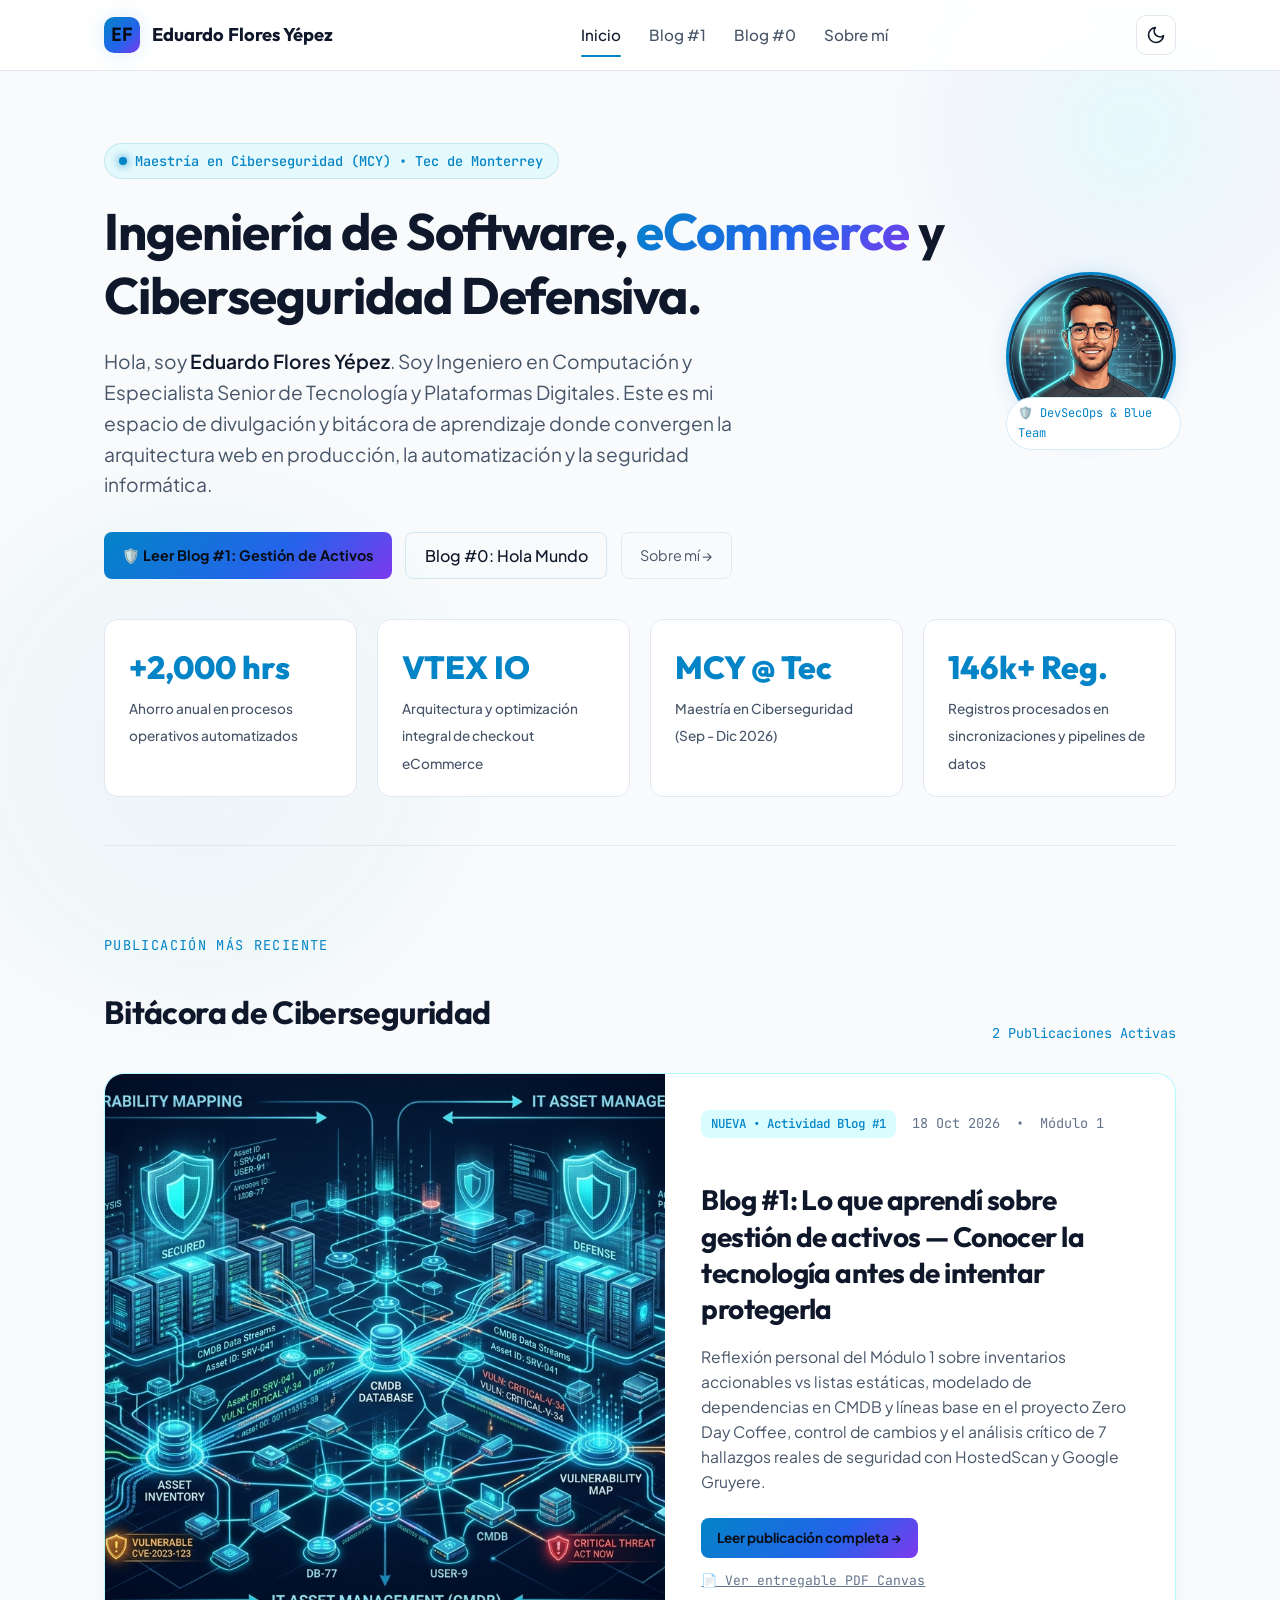
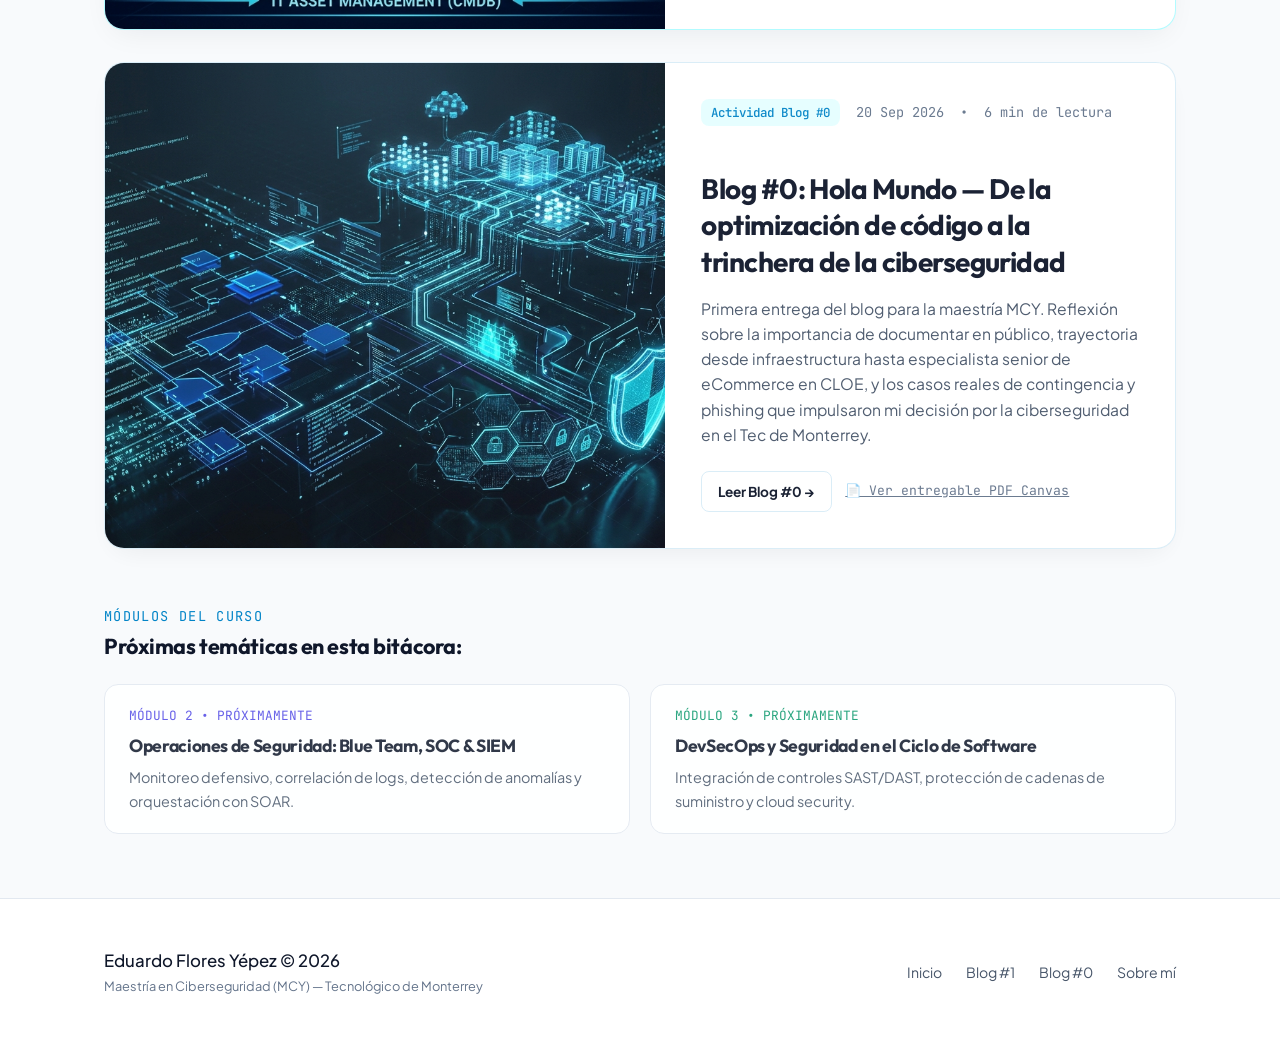
<file: index.html>
<!DOCTYPE html>
<html lang="es" data-theme="dark">
<head>
  <meta charset="UTF-8">
  <meta name="viewport" content="width=device-width, initial-scale=1.0">
  <title>Eduardo Flores Yépez | Blog de Ingeniería, eCommerce y Ciberseguridad</title>
  <meta name="description" content="Blog personal y académico de Eduardo Flores Yépez. Reflexiones sobre ingeniería de software, plataformas de comercio electrónico y ciberseguridad defensiva en la maestría MCY del Tec de Monterrey.">
  <meta name="author" content="Eduardo Flores Yépez">
  <link rel="stylesheet" href="assets/css/style.css">
  <link rel="icon" href="data:image/svg+xml,<svg xmlns=%22http://www.w3.org/2000/svg%22 viewBox=%220 0 100 100%22><text y=%22.9em%22 font-size=%2290%22>🛡️</text></svg>">
</head>
<body>
  <!-- Orbes decorativos de fondo -->
  <div class="bg-glow-orb"></div>
  <div class="bg-glow-orb-2"></div>

  <!-- Encabezado y Navegación Principal -->
  <header class="site-header">
    <div class="container nav-wrapper">
      <a href="index.html" class="logo-brand">
        <span class="logo-badge">EF</span>
        <span>Eduardo Flores Yépez</span>
      </a>

      <nav>
        <ul class="nav-links">
          <li><a href="index.html" class="active">Inicio</a></li>
          <li><a href="posts/blog-1-gestion-activos-riesgo.html">Blog #1</a></li>
          <li><a href="posts/blog-0-hola-mundo.html">Blog #0</a></li>
          <li><a href="about.html">Sobre mí</a></li>
        </ul>
      </nav>

      <div class="nav-actions">
        <button id="theme-toggle" class="theme-toggle-btn" aria-label="Cambiar tema">
          <!-- Icono inyectado por JS -->
        </button>
      </div>
    </div>
  </header>

  <main class="container">
    
    <!-- Hero Principal de Presentación -->
    <section class="hero-section">
      <div class="hero-grid">
        <div>
          <div class="hero-tag">
            <span class="hero-tag-pulse"></span>
            Maestría en Ciberseguridad (MCY) &bull; Tec de Monterrey
          </div>
          <h1 class="hero-title">
            Ingeniería de Software, <span class="gradient-text">eCommerce</span> y Ciberseguridad Defensiva.
          </h1>
          <p class="hero-subtitle">
            Hola, soy <strong>Eduardo Flores Yépez</strong>. Soy Ingeniero en Computación y Especialista Senior de Tecnología y Plataformas Digitales. Este es mi espacio de divulgación y bitácora de aprendizaje donde convergen la arquitectura web en producción, la automatización y la seguridad informática.
          </p>

          <div style="display: flex; gap: 0.85rem; flex-wrap: wrap;">
            <a href="posts/blog-1-gestion-activos-riesgo.html" class="btn-cta">
              🛡️ Leer Blog #1: Gestión de Activos
            </a>
            <a href="posts/blog-0-hola-mundo.html" style="display: inline-flex; align-items: center; gap: 0.5rem; padding: 0.55rem 1.15rem; border: 1px solid var(--border-card); border-radius: var(--radius-sm); color: var(--text-main); font-weight: 500;">
              Blog #0: Hola Mundo
            </a>
            <a href="about.html" style="display: inline-flex; align-items: center; gap: 0.5rem; padding: 0.55rem 1.15rem; border: 1px solid var(--border-subtle); border-radius: var(--radius-sm); color: var(--text-muted); font-size: 0.9rem;">
              Sobre mí &rarr;
            </a>
          </div>
        </div>

        <div class="hero-avatar-box">
          <img src="assets/img/eduardo-avatar.jpg" alt="Eduardo Flores Yépez" class="hero-avatar-img">
          <div class="avatar-badge-tag">
            <span>🛡️ DevSecOps & Blue Team</span>
          </div>
        </div>
      </div>

      <!-- Métricas de Impacto Profesional -->
      <div class="metrics-grid">
        <div class="metric-card">
          <span class="metric-num">+2,000 hrs</span>
          <span class="metric-label">Ahorro anual en procesos operativos automatizados</span>
        </div>
        <div class="metric-card">
          <span class="metric-num">VTEX IO</span>
          <span class="metric-label">Arquitectura y optimización integral de checkout eCommerce</span>
        </div>
        <div class="metric-card">
          <span class="metric-num">MCY @ Tec</span>
          <span class="metric-label">Maestría en Ciberseguridad (Sep - Dic 2026)</span>
        </div>
        <div class="metric-card">
          <span class="metric-num">146k+ Reg.</span>
          <span class="metric-label">Registros procesados en sincronizaciones y pipelines de datos</span>
        </div>
      </div>
    </section>

    <!-- Sección de Entradas / Publicaciones Destacadas -->
    <section id="articulos" style="padding: 2rem 0 4rem;">
      <div class="section-title-wrap">
        <div>
          <span class="section-label">Publicación Más Reciente</span>
          <h2>Bitácora de Ciberseguridad</h2>
        </div>
        <div>
          <span style="font-family: var(--font-mono); font-size: 0.85rem; color: var(--accent-cyan);">2 Publicaciones Activas</span>
        </div>
      </div>

      <!-- Tarjeta Destacada de Blog #1 (Nueva) -->
      <article class="featured-post-card" style="margin-bottom: 2rem; border-color: rgba(0, 242, 254, 0.3);">
        <div class="featured-img-wrap">
          <a href="posts/blog-1-gestion-activos-riesgo.html">
            <img src="assets/img/asset-management-hero.jpg" alt="Blog #1 Gestión de Activos y Riesgo">
          </a>
        </div>
        <div class="featured-content">
          <div class="post-meta">
            <span class="post-tag" style="background: rgba(0, 242, 254, 0.15); border-color: var(--accent-cyan); color: var(--accent-cyan);">NUEVA &bull; Actividad Blog #1</span>
            <span>18 Oct 2026</span>
            <span>&bull;</span>
            <span>Módulo 1</span>
          </div>
          <h3 class="featured-title">
            <a href="posts/blog-1-gestion-activos-riesgo.html">
              Blog #1: Lo que aprendí sobre gestión de activos — Conocer la tecnología antes de intentar protegerla
            </a>
          </h3>
          <p class="featured-excerpt">
            Reflexión personal del Módulo 1 sobre inventarios accionables vs listas estáticas, modelado de dependencias en CMDB y líneas base en el proyecto Zero Day Coffee, control de cambios y el análisis crítico de 7 hallazgos reales de seguridad con HostedScan y Google Gruyere.
          </p>
          <div style="display: flex; gap: 0.8rem; align-items: center; flex-wrap: wrap;">
            <a href="posts/blog-1-gestion-activos-riesgo.html" class="btn-cta" style="font-size: 0.85rem; padding: 0.5rem 1rem;">
              Leer publicación completa &rarr;
            </a>
            <a href="entrega-pdf-blog1.html" style="font-size: 0.82rem; color: var(--text-dim); text-decoration: underline; font-family: var(--font-mono);">
              📄 Ver entregable PDF Canvas
            </a>
          </div>
        </div>
      </article>

      <!-- Tarjeta de Blog #0 -->
      <article class="featured-post-card" style="opacity: 0.95;">
        <div class="featured-img-wrap">
          <a href="posts/blog-0-hola-mundo.html">
            <img src="assets/img/cybersecurity-hero.jpg" alt="Blog #0 Hola Mundo">
          </a>
        </div>
        <div class="featured-content">
          <div class="post-meta">
            <span class="post-tag">Actividad Blog #0</span>
            <span>20 Sep 2026</span>
            <span>&bull;</span>
            <span>6 min de lectura</span>
          </div>
          <h3 class="featured-title">
            <a href="posts/blog-0-hola-mundo.html">
              Blog #0: Hola Mundo — De la optimización de código a la trinchera de la ciberseguridad
            </a>
          </h3>
          <p class="featured-excerpt">
            Primera entrega del blog para la maestría MCY. Reflexión sobre la importancia de documentar en público, trayectoria desde infraestructura hasta especialista senior de eCommerce en CLOE, y los casos reales de contingencia y phishing que impulsaron mi decisión por la ciberseguridad en el Tec de Monterrey.
          </p>
          <div style="display: flex; gap: 0.8rem; align-items: center; flex-wrap: wrap;">
            <a href="posts/blog-0-hola-mundo.html" class="btn-cta" style="font-size: 0.85rem; padding: 0.5rem 1rem; background: transparent; border: 1px solid var(--border-card); color: var(--text-main) !important;">
              Leer Blog #0 &rarr;
            </a>
            <a href="entrega-pdf.html" style="font-size: 0.82rem; color: var(--text-dim); text-decoration: underline; font-family: var(--font-mono);">
              📄 Ver entregable PDF Canvas
            </a>
          </div>
        </div>
      </article>

      <!-- Próximas Entradas del Trimestre -->
      <div style="margin-top: 3.5rem;">
        <span class="section-label">Módulos del Curso</span>
        <h3 style="margin-top: 0.2rem; margin-bottom: 1.5rem;">Próximas temáticas en esta bitácora:</h3>

        <div style="display: grid; grid-template-columns: repeat(auto-fit, minmax(280px, 1fr)); gap: 1.25rem;">
          <div class="metric-card" style="opacity: 0.85;">
            <div style="font-family: var(--font-mono); font-size: 0.8rem; color: var(--accent-indigo); margin-bottom: 0.5rem;">MÓDULO 2 &bull; PRÓXIMAMENTE</div>
            <h4 style="margin: 0 0 0.5rem; font-size: 1.1rem;">Operaciones de Seguridad: Blue Team, SOC & SIEM</h4>
            <p style="font-size: 0.9rem; color: var(--text-muted); margin: 0;">Monitoreo defensivo, correlación de logs, detección de anomalías y orquestación con SOAR.</p>
          </div>

          <div class="metric-card" style="opacity: 0.85;">
            <div style="font-family: var(--font-mono); font-size: 0.8rem; color: var(--accent-emerald); margin-bottom: 0.5rem;">MÓDULO 3 &bull; PRÓXIMAMENTE</div>
            <h4 style="margin: 0 0 0.5rem; font-size: 1.1rem;">DevSecOps y Seguridad en el Ciclo de Software</h4>
            <p style="font-size: 0.9rem; color: var(--text-muted); margin: 0;">Integración de controles SAST/DAST, protección de cadenas de suministro y cloud security.</p>
          </div>
        </div>
      </div>
    </section>

  </main>

  <!-- Pie de Página General -->
  <footer class="site-footer">
    <div class="container footer-content">
      <div>
        <p style="margin: 0; font-weight: 500;">Eduardo Flores Yépez &copy; <span class="current-year">2026</span></p>
        <p style="margin: 0; font-size: 0.8rem; color: var(--text-dim);">
          Maestría en Ciberseguridad (MCY) — Tecnológico de Monterrey
        </p>
      </div>
      <ul class="footer-nav">
        <li><a href="index.html">Inicio</a></li>
        <li><a href="posts/blog-1-gestion-activos-riesgo.html">Blog #1</a></li>
        <li><a href="posts/blog-0-hola-mundo.html">Blog #0</a></li>
        <li><a href="about.html">Sobre mí</a></li>
      </ul>
    </div>
  </footer>

  <script src="assets/js/main.js"></script>
</body>
</html>
</file>
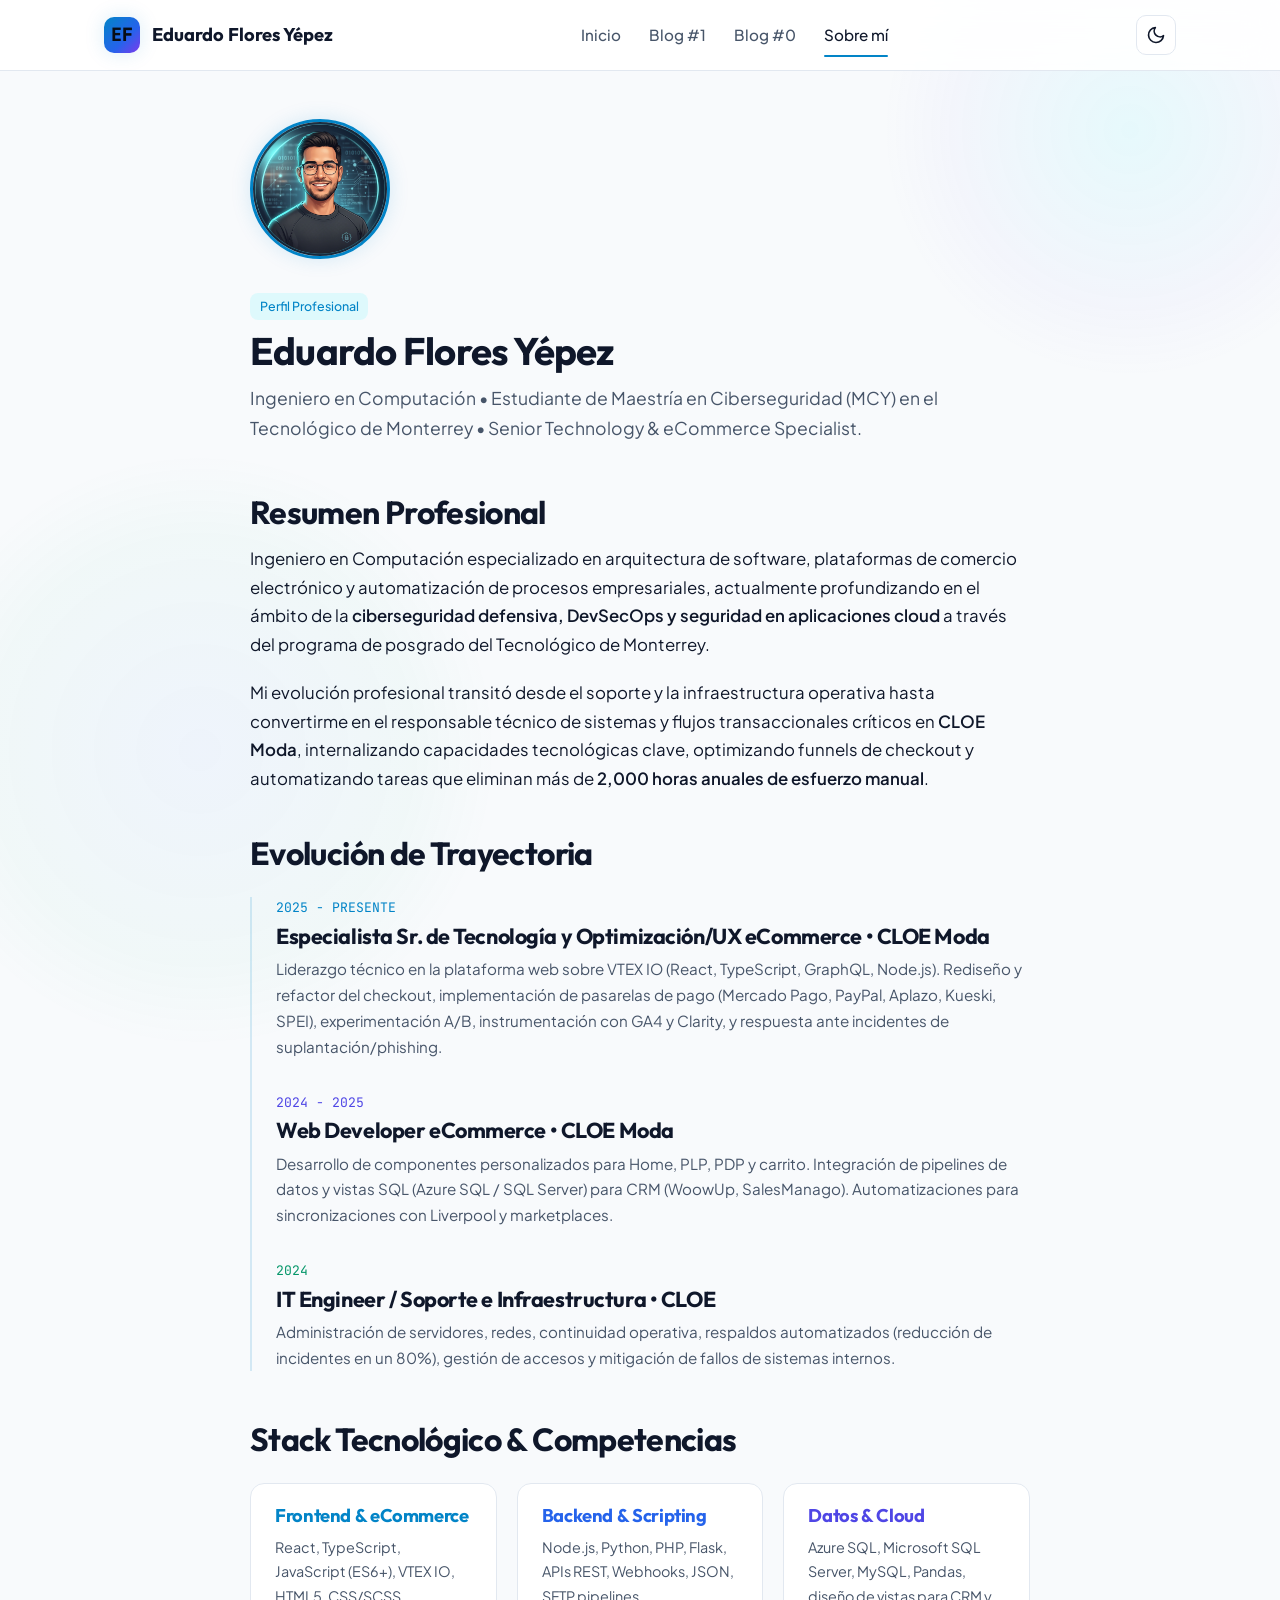
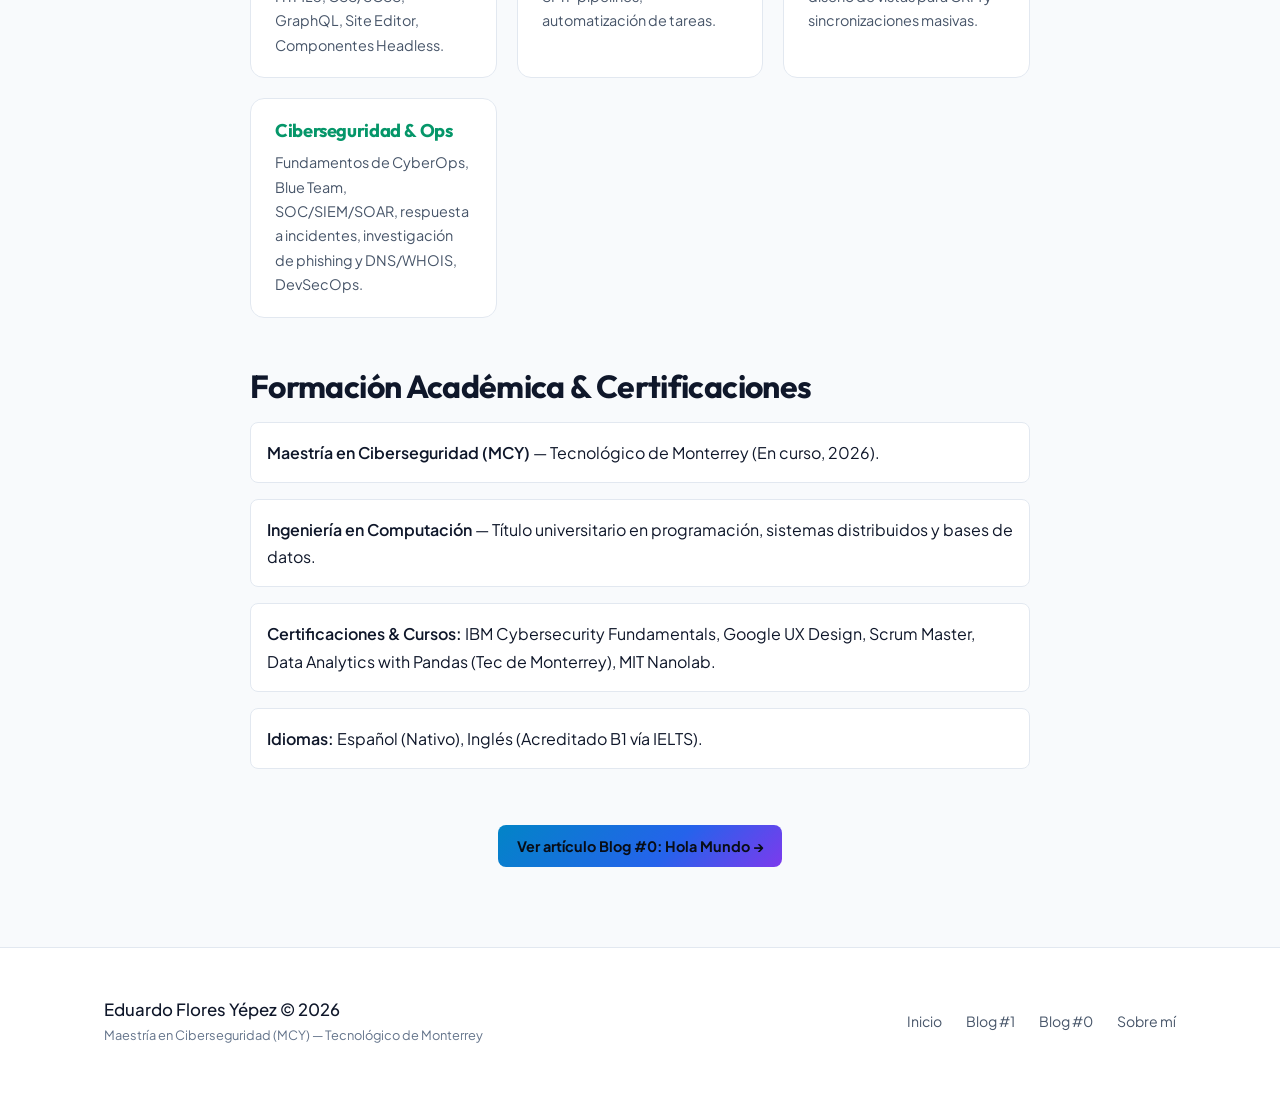
<file: about.html>
<!DOCTYPE html>
<html lang="es" data-theme="dark">
<head>
  <meta charset="UTF-8">
  <meta name="viewport" content="width=device-width, initial-scale=1.0">
  <title>Sobre Eduardo Flores Yépez | Trayectoria, Proyectos y Habilidades</title>
  <meta name="description" content="Perfil profesional y académico de Eduardo Flores Yépez: Ingeniero en Computación, especialista en eCommerce y estudiante de la Maestría en Ciberseguridad del Tec de Monterrey.">
  <meta name="author" content="Eduardo Flores Yépez">
  <link rel="stylesheet" href="assets/css/style.css">
  <link rel="icon" href="data:image/svg+xml,<svg xmlns=%22http://www.w3.org/2000/svg%22 viewBox=%220 0 100 100%22><text y=%22.9em%22 font-size=%2290%22>🛡️</text></svg>">
</head>
<body>
  <!-- Orbes decorativos de fondo -->
  <div class="bg-glow-orb"></div>
  <div class="bg-glow-orb-2"></div>

  <!-- Encabezado y Navegación Principal -->
  <header class="site-header">
    <div class="container nav-wrapper">
      <a href="index.html" class="logo-brand">
        <span class="logo-badge">EF</span>
        <span>Eduardo Flores Yépez</span>
      </a>

      <nav>
        <ul class="nav-links">
          <li><a href="index.html">Inicio</a></li>
          <li><a href="posts/blog-1-gestion-activos-riesgo.html">Blog #1</a></li>
          <li><a href="posts/blog-0-hola-mundo.html">Blog #0</a></li>
          <li><a href="about.html" class="active">Sobre mí</a></li>
        </ul>
      </nav>

      <div class="nav-actions">
        <button id="theme-toggle" class="theme-toggle-btn" aria-label="Cambiar tema">
          <!-- Icono inyectado por JS -->
        </button>
      </div>
    </div>
  </header>

  <main class="container" style="padding-top: 3rem; padding-bottom: 5rem;">
    <div class="article-container">
      
      <div style="display: flex; gap: 2rem; align-items: center; margin-bottom: 3rem; flex-wrap: wrap;">
        <img src="assets/img/eduardo-avatar.jpg" alt="Eduardo Flores Yépez" style="width: 140px; height: 140px; border-radius: 50%; object-fit: cover; border: 3px solid var(--accent-cyan); box-shadow: var(--cyber-glow);">
        <div>
          <span class="post-tag">Perfil Profesional</span>
          <h1 style="margin: 0.4rem 0 0.6rem; font-size: 2.4rem;">Eduardo Flores Yépez</h1>
          <p style="color: var(--text-muted); font-size: 1.1rem; margin: 0;">
            Ingeniero en Computación &bull; Estudiante de Maestría en Ciberseguridad (MCY) en el Tecnológico de Monterrey &bull; Senior Technology & eCommerce Specialist.
          </p>
        </div>
      </div>

      <section>
        <h2>Resumen Profesional</h2>
        <p>
          Ingeniero en Computación especializado en arquitectura de software, plataformas de comercio electrónico y automatización de procesos empresariales, actualmente profundizando en el ámbito de la <strong>ciberseguridad defensiva, DevSecOps y seguridad en aplicaciones cloud</strong> a través del programa de posgrado del Tecnológico de Monterrey.
        </p>
        <p>
          Mi evolución profesional transitó desde el soporte y la infraestructura operativa hasta convertirme en el responsable técnico de sistemas y flujos transaccionales críticos en <strong>CLOE Moda</strong>, internalizando capacidades tecnológicas clave, optimizando funnels de checkout y automatizando tareas que eliminan más de <strong>2,000 horas anuales de esfuerzo manual</strong>.
        </p>
      </section>

      <section style="margin-top: 2.5rem;">
        <h2>Evolución de Trayectoria</h2>
        <div style="border-left: 2px solid var(--border-card); padding-left: 1.5rem; margin-top: 1.5rem; display: flex; flex-direction: column; gap: 2rem;">
          
          <div>
            <div style="font-family: var(--font-mono); font-size: 0.82rem; color: var(--accent-cyan);">2025 - PRESENTE</div>
            <h3 style="margin: 0.2rem 0 0.4rem;">Especialista Sr. de Tecnología y Optimización/UX eCommerce &bull; CLOE Moda</h3>
            <p style="font-size: 0.95rem; color: var(--text-muted); margin: 0;">
              Liderazgo técnico en la plataforma web sobre VTEX IO (React, TypeScript, GraphQL, Node.js). Rediseño y refactor del checkout, implementación de pasarelas de pago (Mercado Pago, PayPal, Aplazo, Kueski, SPEI), experimentación A/B, instrumentación con GA4 y Clarity, y respuesta ante incidentes de suplantación/phishing.
            </p>
          </div>

          <div>
            <div style="font-family: var(--font-mono); font-size: 0.82rem; color: var(--accent-indigo);">2024 - 2025</div>
            <h3 style="margin: 0.2rem 0 0.4rem;">Web Developer eCommerce &bull; CLOE Moda</h3>
            <p style="font-size: 0.95rem; color: var(--text-muted); margin: 0;">
              Desarrollo de componentes personalizados para Home, PLP, PDP y carrito. Integración de pipelines de datos y vistas SQL (Azure SQL / SQL Server) para CRM (WoowUp, SalesManago). Automatizaciones para sincronizaciones con Liverpool y marketplaces.
            </p>
          </div>

          <div>
            <div style="font-family: var(--font-mono); font-size: 0.82rem; color: var(--accent-emerald);">2024</div>
            <h3 style="margin: 0.2rem 0 0.4rem;">IT Engineer / Soporte e Infraestructura &bull; CLOE</h3>
            <p style="font-size: 0.95rem; color: var(--text-muted); margin: 0;">
              Administración de servidores, redes, continuidad operativa, respaldos automatizados (reducción de incidentes en un 80%), gestión de accesos y mitigación de fallos de sistemas internos.
            </p>
          </div>

        </div>
      </section>

      <section style="margin-top: 3rem;">
        <h2>Stack Tecnológico & Competencias</h2>
        
        <div style="display: grid; grid-template-columns: repeat(auto-fit, minmax(240px, 1fr)); gap: 1.25rem; margin-top: 1.5rem;">
          <div class="metric-card">
            <h4 style="color: var(--accent-cyan); margin-top: 0;">Frontend & eCommerce</h4>
            <p style="font-size: 0.9rem; color: var(--text-muted); margin: 0;">
              React, TypeScript, JavaScript (ES6+), VTEX IO, HTML5, CSS/SCSS, GraphQL, Site Editor, Componentes Headless.
            </p>
          </div>

          <div class="metric-card">
            <h4 style="color: var(--accent-blue); margin-top: 0;">Backend & Scripting</h4>
            <p style="font-size: 0.9rem; color: var(--text-muted); margin: 0;">
              Node.js, Python, PHP, Flask, APIs REST, Webhooks, JSON, SFTP pipelines, automatización de tareas.
            </p>
          </div>

          <div class="metric-card">
            <h4 style="color: var(--accent-indigo); margin-top: 0;">Datos & Cloud</h4>
            <p style="font-size: 0.9rem; color: var(--text-muted); margin: 0;">
              Azure SQL, Microsoft SQL Server, MySQL, Pandas, diseño de vistas para CRM y sincronizaciones masivas.
            </p>
          </div>

          <div class="metric-card">
            <h4 style="color: var(--accent-emerald); margin-top: 0;">Ciberseguridad & Ops</h4>
            <p style="font-size: 0.9rem; color: var(--text-muted); margin: 0;">
              Fundamentos de CyberOps, Blue Team, SOC/SIEM/SOAR, respuesta a incidentes, investigación de phishing y DNS/WHOIS, DevSecOps.
            </p>
          </div>
        </div>
      </section>

      <section style="margin-top: 3rem;">
        <h2>Formación Académica & Certificaciones</h2>
        <ul style="list-style: none; display: flex; flex-direction: column; gap: 1rem; margin-top: 1rem; padding: 0;">
          <li style="padding: 1rem; background: var(--bg-card); border: 1px solid var(--border-subtle); border-radius: var(--radius-sm);">
            <strong>Maestría en Ciberseguridad (MCY)</strong> — Tecnológico de Monterrey (En curso, 2026).
          </li>
          <li style="padding: 1rem; background: var(--bg-card); border: 1px solid var(--border-subtle); border-radius: var(--radius-sm);">
            <strong>Ingeniería en Computación</strong> — Título universitario en programación, sistemas distribuidos y bases de datos.
          </li>
          <li style="padding: 1rem; background: var(--bg-card); border: 1px solid var(--border-subtle); border-radius: var(--radius-sm);">
            <strong>Certificaciones & Cursos:</strong> IBM Cybersecurity Fundamentals, Google UX Design, Scrum Master, Data Analytics with Pandas (Tec de Monterrey), MIT Nanolab.
          </li>
          <li style="padding: 1rem; background: var(--bg-card); border: 1px solid var(--border-subtle); border-radius: var(--radius-sm);">
            <strong>Idiomas:</strong> Español (Nativo), Inglés (Acreditado B1 vía IELTS).
          </li>
        </ul>
      </section>

      <div style="margin-top: 3.5rem; text-align: center;">
        <a href="posts/blog-0-hola-mundo.html" class="btn-cta">
          Ver artículo Blog #0: Hola Mundo &rarr;
        </a>
      </div>

    </div>
  </main>

  <!-- Pie de Página General -->
  <footer class="site-footer">
    <div class="container footer-content">
      <div>
        <p style="margin: 0; font-weight: 500;">Eduardo Flores Yépez &copy; <span class="current-year">2026</span></p>
        <p style="margin: 0; font-size: 0.8rem; color: var(--text-dim);">
          Maestría en Ciberseguridad (MCY) — Tecnológico de Monterrey
        </p>
      </div>
      <ul class="footer-nav">
        <li><a href="index.html">Inicio</a></li>
        <li><a href="posts/blog-1-gestion-activos-riesgo.html">Blog #1</a></li>
        <li><a href="posts/blog-0-hola-mundo.html">Blog #0</a></li>
        <li><a href="about.html">Sobre mí</a></li>
      </ul>
    </div>
  </footer>

  <script src="assets/js/main.js"></script>
</body>
</html>
</file>
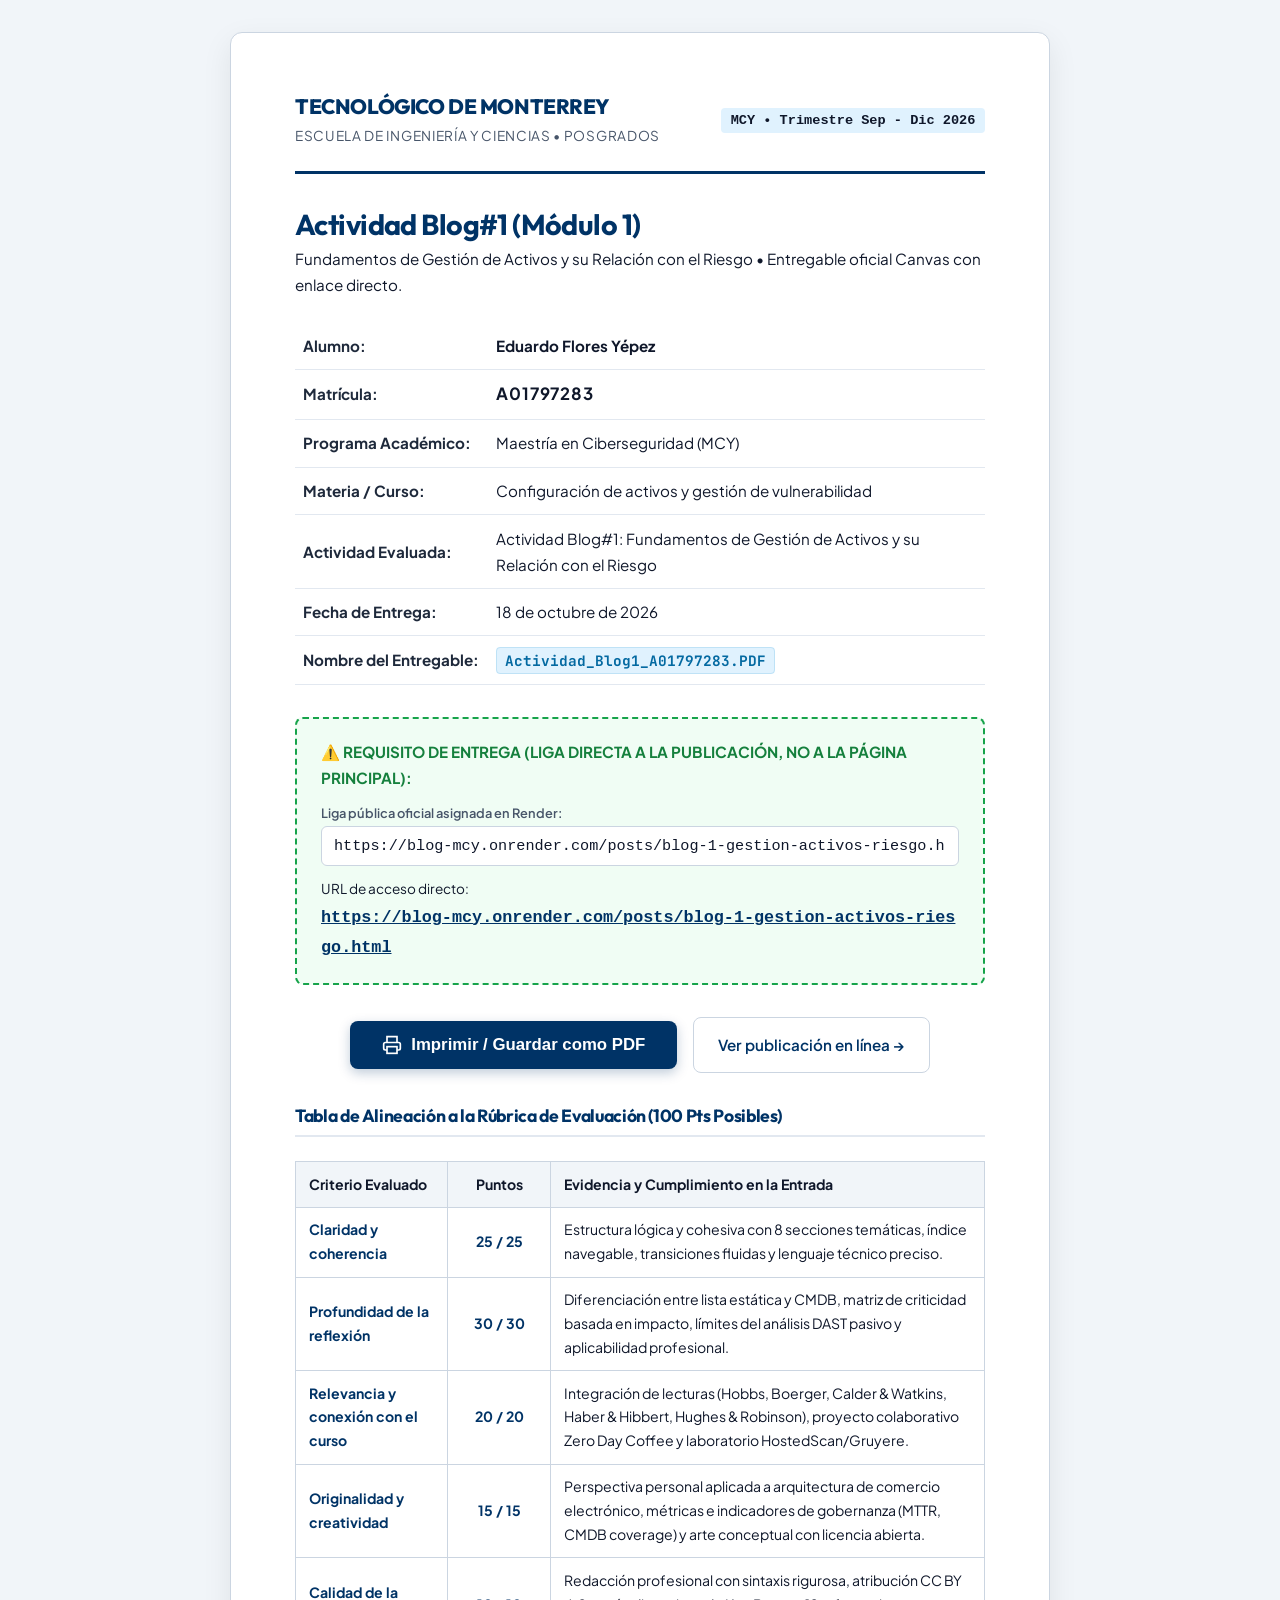
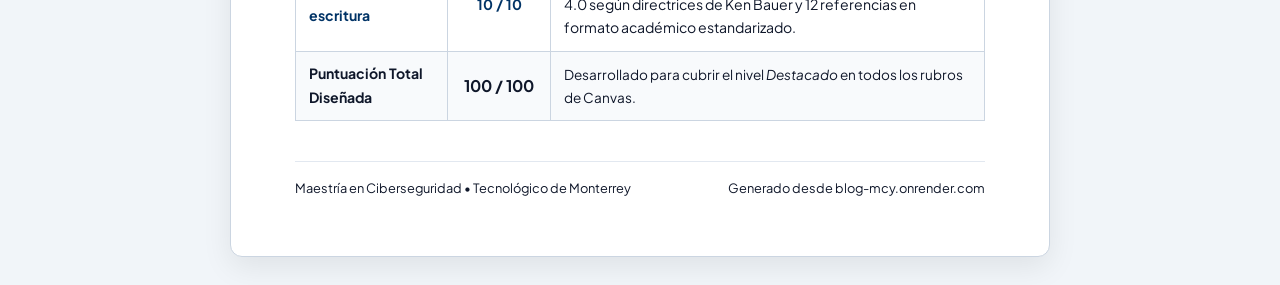
<file: entrega-pdf-blog1.html>
<!DOCTYPE html>
<html lang="es" data-theme="light">
<head>
  <meta charset="UTF-8">
  <meta name="viewport" content="width=device-width, initial-scale=1.0">
  <title>Entrega Canvas - Actividad Blog#1 (Gestión de Activos y Riesgo) | Eduardo Flores Yépez</title>
  <link rel="stylesheet" href="assets/css/style.css">
  <style>
    /* Forzar variables de modo claro de alto contraste */
    :root, [data-theme="light"], [data-theme="dark"] {
      --text-main: #0f172a !important;
      --text-muted: #334155 !important;
      --text-dim: #475569 !important;
      --bg-body: #ffffff !important;
    }

    body, .delivery-page-body {
      background-color: #f1f5f9 !important;
      color: #0f172a !important;
      min-height: 100vh;
      padding: 2rem 1rem;
      font-family: 'Plus Jakarta Sans', -apple-system, BlinkMacSystemFont, sans-serif;
    }

    strong, b {
      color: #0f172a !important;
      font-weight: 700 !important;
    }

    p, span, div, td, th {
      color: #0f172a !important;
    }

    .sheet-card {
      background: #ffffff !important;
      max-width: 820px;
      margin: 0 auto;
      padding: 3.5rem 4rem;
      border-radius: 12px;
      box-shadow: 0 10px 30px rgba(0, 0, 0, 0.08);
      border: 1px solid #cbd5e1;
    }

    .sheet-header {
      border-bottom: 3px solid #003366;
      padding-bottom: 1.5rem;
      margin-bottom: 2rem;
      display: flex;
      justify-content: space-between;
      align-items: center;
    }

    .inst-badge {
      font-family: 'Outfit', sans-serif;
      font-weight: 800;
      color: #003366 !important;
      font-size: 1.3rem;
      letter-spacing: -0.02em;
    }

    .inst-sub {
      font-size: 0.85rem;
      color: #475569 !important;
      text-transform: uppercase;
      letter-spacing: 0.05em;
    }

    .data-table {
      width: 100%;
      border-collapse: collapse;
      margin: 1.5rem 0 2rem;
    }

    .data-table td {
      padding: 0.65rem 0.5rem;
      border-bottom: 1px solid #e2e8f0;
      font-size: 0.95rem;
      color: #0f172a !important;
    }

    .data-table td strong {
      color: #0f172a !important;
      font-weight: 700 !important;
    }

    .data-table td.label-col {
      font-weight: 700;
      color: #1e293b !important;
      width: 28%;
    }

    .url-highlight-box {
      background: #f0fdf4 !important;
      border: 2px dashed #16a34a !important;
      border-radius: 8px;
      padding: 1.25rem 1.5rem;
      margin: 2rem 0;
    }

    .url-highlight-box strong {
      color: #15803d !important;
      display: block;
      font-size: 0.95rem;
      margin-bottom: 0.5rem;
      font-weight: 700 !important;
    }

    .url-highlight-box a {
      color: #003366 !important;
      font-family: monospace;
      font-size: 1.05rem;
      word-break: break-all;
      text-decoration: underline;
      font-weight: 700;
    }

    .action-bar {
      margin: 2rem 0;
      display: flex;
      gap: 1rem;
      align-items: center;
      justify-content: center;
    }

    .btn-print {
      background: #003366;
      color: #ffffff !important;
      font-size: 1.05rem;
      font-weight: 700;
      padding: 0.9rem 2rem;
      border-radius: 8px;
      border: none;
      cursor: pointer;
      display: inline-flex;
      align-items: center;
      gap: 0.6rem;
      box-shadow: 0 4px 12px rgba(0, 51, 102, 0.25);
      transition: background 0.2s, transform 0.1s;
    }

    .btn-print:hover {
      background: #002244;
      transform: translateY(-1px);
    }

    .btn-outline {
      background: #ffffff;
      color: #003366 !important;
      border: 1px solid #cbd5e1;
      padding: 0.9rem 1.5rem;
      border-radius: 8px;
      font-weight: 600;
      text-decoration: none;
      font-size: 0.95rem;
      display: inline-flex;
      align-items: center;
      gap: 0.5rem;
    }

    .btn-outline:hover {
      background: #f8fafc;
    }

    .rubric-summary-table {
      width: 100%;
      border-collapse: collapse;
      margin-top: 1.5rem;
      font-size: 0.88rem;
    }

    .rubric-summary-table th, .rubric-summary-table td {
      border: 1px solid #cbd5e1;
      padding: 0.65rem 0.8rem;
      text-align: left;
    }

    .rubric-summary-table th {
      background: #f1f5f9;
      color: #0f172a !important;
      font-weight: 700;
    }

    .rubric-summary-table td strong {
      color: #003366 !important;
    }

    .url-edit-input {
      width: 100%;
      padding: 0.65rem 0.75rem;
      font-family: monospace;
      font-size: 0.95rem;
      border: 1px solid #cbd5e1;
      border-radius: 6px;
      background: #ffffff;
      color: #0f172a;
      box-sizing: border-box;
    }

    @media print {
      body, .delivery-page-body {
        background: #ffffff !important;
        padding: 0 !important;
        color: #0f172a !important;
      }
      .sheet-card {
        box-shadow: none !important;
        border: none !important;
        padding: 1cm 1.2cm !important;
        max-width: 100% !important;
      }
      .no-print {
        display: none !important;
      }
      .url-edit-input {
        display: none !important;
      }
      .print-only-url {
        display: block !important;
      }
      * {
        color: #0f172a !important;
      }
      .inst-badge, h1, .rubric-summary-table td strong, .url-highlight-box a {
        color: #003366 !important;
      }
      .url-highlight-box strong {
        color: #15803d !important;
      }
      code {
        color: #0369a1 !important;
        background: #e0f2fe !important;
      }
    }
  </style>
</head>
<body class="delivery-page-body">

  <div class="sheet-card">
    
    <!-- Encabezado Institucional -->
    <div class="sheet-header">
      <div>
        <div class="inst-badge">TECNOLÓGICO DE MONTERREY</div>
        <div class="inst-sub">Escuela de Ingeniería y Ciencias &bull; Posgrados</div>
      </div>
      <div style="text-align: right;">
        <span style="font-family: monospace; font-size: 0.85rem; background: #e0f2fe; color: #0369a1; padding: 0.3rem 0.6rem; border-radius: 4px; font-weight: 600;">
          MCY &bull; Trimestre Sep - Dic 2026
        </span>
      </div>
    </div>

    <!-- Título de la Entrega -->
    <h1 style="font-size: 1.8rem; color: #003366; margin-bottom: 0.25rem;">
      Actividad Blog#1 (Módulo 1)
    </h1>
    <p style="color: #64748b; font-size: 0.95rem; margin-top: 0;">
      Fundamentos de Gestión de Activos y su Relación con el Riesgo &bull; Entregable oficial Canvas con enlace directo.
    </p>

    <!-- Datos del Alumno y Curso -->
    <table class="data-table">
      <tr>
        <td class="label-col">Alumno:</td>
        <td><strong>Eduardo Flores Yépez</strong></td>
      </tr>
      <tr>
        <td class="label-col">Matrícula:</td>
        <td>
          <span style="font-weight: 700; color: #003366; font-size: 1.05rem; letter-spacing: 0.05em;">
            A01797283
          </span>
        </td>
      </tr>
      <tr>
        <td class="label-col">Programa Académico:</td>
        <td>Maestría en Ciberseguridad (MCY)</td>
      </tr>
      <tr>
        <td class="label-col">Materia / Curso:</td>
        <td>Configuración de activos y gestión de vulnerabilidad</td>
      </tr>
      <tr>
        <td class="label-col">Actividad Evaluada:</td>
        <td>Actividad Blog#1: Fundamentos de Gestión de Activos y su Relación con el Riesgo</td>
      </tr>
      <tr>
        <td class="label-col">Fecha de Entrega:</td>
        <td>18 de octubre de 2026</td>
      </tr>
      <tr>
        <td class="label-col">Nombre del Entregable:</td>
        <td><code style="background: #e0f2fe; color: #0369a1; padding: 3px 8px; border-radius: 4px; font-size: 0.9rem; font-weight: 700;">Actividad_Blog1_A01797283.PDF</code></td>
      </tr>
    </table>

    <!-- REQUISITO INDISPENSABLE: LIGA DIRECTA A LA PUBLICACIÓN -->
    <div class="url-highlight-box">
      <strong>⚠️ REQUISITO DE ENTREGA (LIGA DIRECTA A LA PUBLICACIÓN, NO A LA PÁGINA PRINCIPAL):</strong>
      
      <div class="no-print" style="margin-bottom: 0.5rem; margin-top: 0.5rem;">
        <label for="url-input" style="font-size: 0.8rem; color: #475569; font-weight: 600;">Liga pública oficial asignada en Render:</label>
        <input type="text" id="url-input" class="url-edit-input" value="https://blog-mcy.onrender.com/posts/blog-1-gestion-activos-riesgo.html" oninput="updateUrl(this.value)">
      </div>

      <div style="margin-top: 0.5rem;">
        <span style="font-size: 0.85rem; color: #475569;">URL de acceso directo:</span><br>
        <a id="display-url-link" href="https://blog-mcy.onrender.com/posts/blog-1-gestion-activos-riesgo.html" target="_blank" rel="noopener">https://blog-mcy.onrender.com/posts/blog-1-gestion-activos-riesgo.html</a>
      </div>
    </div>

    <!-- Botones de Acción (Se ocultan al imprimir) -->
    <div class="action-bar no-print">
      <button onclick="window.print()" class="btn-print">
        <svg width="20" height="20" viewBox="0 0 24 24" fill="none" stroke="currentColor" stroke-width="2">
          <polyline points="6 9 6 2 18 2 18 9"></polyline>
          <path d="M6 18H4a2 2 0 0 1-2-2v-5a2 2 0 0 1 2-2h16a2 2 0 0 1 2 2v5a2 2 0 0 1-2 2h-2"></path>
          <rect x="6" y="14" width="12" height="8"></rect>
        </svg>
        Imprimir / Guardar como PDF
      </button>

      <a href="posts/blog-1-gestion-activos-riesgo.html" target="_blank" class="btn-outline">
        Ver publicación en línea &rarr;
      </a>
    </div>

    <!-- Resumen de Cumplimiento de la Rúbrica Oficial (100 Puntos) -->
    <div style="margin-top: 2rem;">
      <h3 style="font-size: 1.1rem; color: #003366; border-bottom: 2px solid #e2e8f0; padding-bottom: 0.5rem; margin-bottom: 0.75rem;">
        Tabla de Alineación a la Rúbrica de Evaluación (100 Pts Posibles)
      </h3>

      <table class="rubric-summary-table">
        <thead>
          <tr>
            <th>Criterio Evaluado</th>
            <th style="width: 15%; text-align: center;">Puntos</th>
            <th>Evidencia y Cumplimiento en la Entrada</th>
          </tr>
        </thead>
        <tbody>
          <tr>
            <td><strong>Claridad y coherencia</strong></td>
            <td style="text-align: center;"><strong>25 / 25</strong></td>
            <td>Estructura lógica y cohesiva con 8 secciones temáticas, índice navegable, transiciones fluidas y lenguaje técnico preciso.</td>
          </tr>
          <tr>
            <td><strong>Profundidad de la reflexión</strong></td>
            <td style="text-align: center;"><strong>30 / 30</strong></td>
            <td>Diferenciación entre lista estática y CMDB, matriz de criticidad basada en impacto, límites del análisis DAST pasivo y aplicabilidad profesional.</td>
          </tr>
          <tr>
            <td><strong>Relevancia y conexión con el curso</strong></td>
            <td style="text-align: center;"><strong>20 / 20</strong></td>
            <td>Integración de lecturas (Hobbs, Boerger, Calder & Watkins, Haber & Hibbert, Hughes & Robinson), proyecto colaborativo Zero Day Coffee y laboratorio HostedScan/Gruyere.</td>
          </tr>
          <tr>
            <td><strong>Originalidad y creatividad</strong></td>
            <td style="text-align: center;"><strong>15 / 15</strong></td>
            <td>Perspectiva personal aplicada a arquitectura de comercio electrónico, métricas e indicadores de gobernanza (MTTR, CMDB coverage) y arte conceptual con licencia abierta.</td>
          </tr>
          <tr>
            <td><strong>Calidad de la escritura</strong></td>
            <td style="text-align: center;"><strong>10 / 10</strong></td>
            <td>Redacción profesional con sintaxis rigurosa, atribución CC BY 4.0 según directrices de Ken Bauer y 12 referencias en formato académico estandarizado.</td>
          </tr>
          <tr style="background: #f8fafc;">
            <td style="font-weight: 700; color: #003366;">Puntuación Total Diseñada</td>
            <td style="text-align: center; font-weight: 700; color: #16a34a; font-size: 1rem;">100 / 100</td>
            <td style="font-size: 0.85rem; color: #475569;">Desarrollado para cubrir el nivel <em>Destacado</em> en todos los rubros de Canvas.</td>
          </tr>
        </tbody>
      </table>
    </div>

    <!-- Pie de página de la hoja -->
    <div style="margin-top: 2.5rem; padding-top: 1rem; border-top: 1px solid #e2e8f0; display: flex; justify-content: space-between; font-size: 0.8rem; color: #64748b;">
      <span>Maestría en Ciberseguridad &bull; Tecnológico de Monterrey</span>
      <span>Generado desde blog-mcy.onrender.com</span>
    </div>

  </div>

  <script>
    function updateUrl(newVal) {
      const link = document.getElementById('display-url-link');
      if (link) {
        link.href = newVal;
        link.textContent = newVal;
      }
    }
  </script>
</body>
</html>
</file>
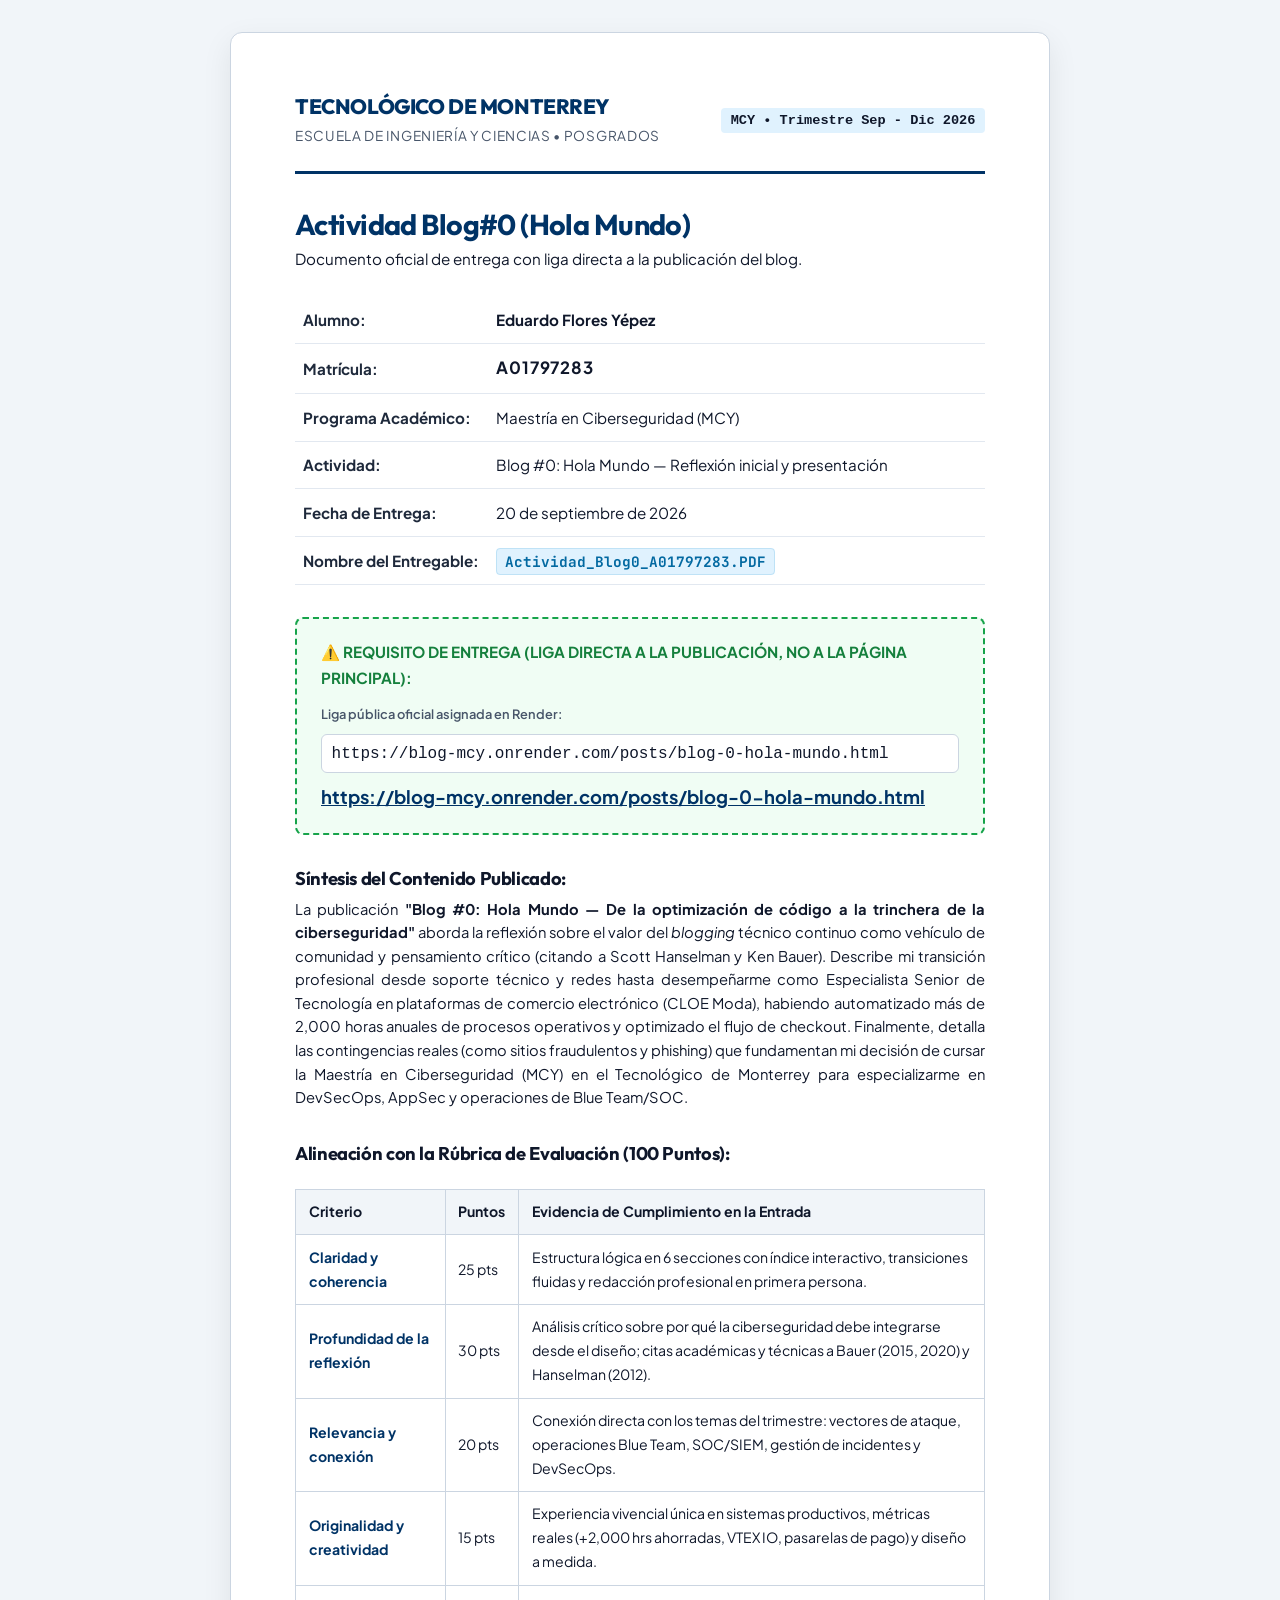
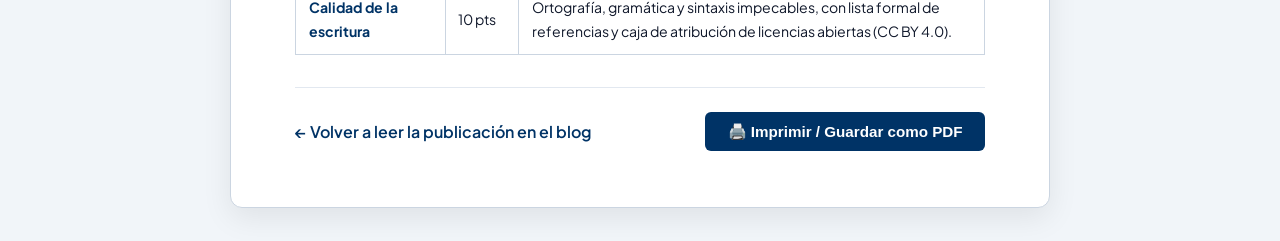
<file: entrega-pdf.html>
<!DOCTYPE html>
<html lang="es" data-theme="light">
<head>
  <meta charset="UTF-8">
  <meta name="viewport" content="width=device-width, initial-scale=1.0">
  <title>Entrega Canvas - Actividad Blog#0 (Hola Mundo) | Eduardo Flores Yépez</title>
  <link rel="stylesheet" href="assets/css/style.css">
  <style>
    /* Forzar variables de modo claro de alto contraste */
    :root, [data-theme="light"], [data-theme="dark"] {
      --text-main: #0f172a !important;
      --text-muted: #334155 !important;
      --text-dim: #475569 !important;
      --bg-body: #ffffff !important;
    }

    /* Estilos específicos para la hoja de entrega académica */
    body, .delivery-page-body {
      background-color: #f1f5f9 !important;
      color: #0f172a !important;
      min-height: 100vh;
      padding: 2rem 1rem;
      font-family: 'Plus Jakarta Sans', -apple-system, BlinkMacSystemFont, sans-serif;
    }

    strong, b {
      color: #0f172a !important;
      font-weight: 700 !important;
    }

    p, span, div, td, th {
      color: #0f172a !important;
    }

    .sheet-card {
      background: #ffffff !important;
      max-width: 820px;
      margin: 0 auto;
      padding: 3.5rem 4rem;
      border-radius: 12px;
      box-shadow: 0 10px 30px rgba(0, 0, 0, 0.08);
      border: 1px solid #cbd5e1;
    }
    .sheet-header {
      border-bottom: 3px solid #003366;
      padding-bottom: 1.5rem;
      margin-bottom: 2rem;
      display: flex;
      justify-content: space-between;
      align-items: center;
    }
    .inst-badge {
      font-family: 'Outfit', sans-serif;
      font-weight: 800;
      color: #003366 !important;
      font-size: 1.3rem;
      letter-spacing: -0.02em;
    }
    .inst-sub {
      font-size: 0.85rem;
      color: #475569 !important;
      text-transform: uppercase;
      letter-spacing: 0.05em;
    }
    .data-table {
      width: 100%;
      border-collapse: collapse;
      margin: 1.5rem 0 2rem;
    }
    .data-table td {
      padding: 0.65rem 0.5rem;
      border-bottom: 1px solid #e2e8f0;
      font-size: 0.95rem;
      color: #0f172a !important;
    }
    .data-table td strong {
      color: #0f172a !important;
      font-weight: 700 !important;
    }
    .data-table td.label-col {
      font-weight: 700;
      color: #1e293b !important;
      width: 28%;
    }
    .url-highlight-box {
      background: #f0fdf4 !important;
      border: 2px dashed #16a34a !important;
      border-radius: 8px;
      padding: 1.25rem 1.5rem;
      margin: 2rem 0;
    }
    .url-highlight-box strong {
      color: #15803d !important;
      display: block;
      font-size: 0.95rem;
      margin-bottom: 0.5rem;
      font-weight: 700 !important;
    }
    .url-highlight-box a {
      color: #003366 !important;
      font-size: 1.15rem;
      font-weight: 700;
      text-decoration: underline;
      word-break: break-all;
    }
    .url-edit-input {
      width: 100%;
      padding: 0.6rem;
      font-size: 1rem;
      border: 1px solid #cbd5e1;
      border-radius: 6px;
      font-family: monospace;
      margin-top: 0.5rem;
      color: #0f172a !important;
      background: #ffffff !important;
    }
    .rubric-summary-table {
      width: 100%;
      border-collapse: collapse;
      margin: 1.5rem 0;
      font-size: 0.88rem;
    }
    .rubric-summary-table th, .rubric-summary-table td {
      border: 1px solid #cbd5e1 !important;
      padding: 0.65rem 0.8rem;
      text-align: left;
      color: #0f172a !important;
    }
    .rubric-summary-table th {
      background: #f1f5f9 !important;
      color: #0f172a !important;
      font-weight: 700 !important;
    }
    .rubric-summary-table td strong {
      color: #003366 !important;
      font-weight: 700 !important;
    }
    .action-bar {
      margin-top: 2rem;
      padding-top: 1.5rem;
      border-top: 1px solid #e2e8f0;
      display: flex;
      justify-content: space-between;
      align-items: center;
    }

    @media print {
      body, .delivery-page-body {
        background: #ffffff !important;
        padding: 0 !important;
        color: #0f172a !important;
      }
      .sheet-card {
        box-shadow: none !important;
        border: none !important;
        padding: 1cm 1.2cm !important;
        max-width: 100% !important;
      }
      .no-print {
        display: none !important;
      }
      .url-edit-input {
        display: none !important;
      }
      .print-only-url {
        display: block !important;
      }
      * {
        color: #0f172a !important;
      }
      .inst-badge, h1, .rubric-summary-table td strong, .url-highlight-box a {
        color: #003366 !important;
      }
      .url-highlight-box strong {
        color: #15803d !important;
      }
      code {
        color: #0369a1 !important;
        background: #e0f2fe !important;
      }
    }
  </style>
</head>
<body class="delivery-page-body">

  <div class="sheet-card">
    
    <!-- Encabezado Institucional -->
    <div class="sheet-header">
      <div>
        <div class="inst-badge">TECNOLÓGICO DE MONTERREY</div>
        <div class="inst-sub">Escuela de Ingeniería y Ciencias &bull; Posgrados</div>
      </div>
      <div style="text-align: right;">
        <span style="font-family: monospace; font-size: 0.85rem; background: #e0f2fe; color: #0369a1; padding: 0.3rem 0.6rem; border-radius: 4px; font-weight: 600;">
          MCY &bull; Trimestre Sep - Dic 2026
        </span>
      </div>
    </div>

    <!-- Título de la Entrega -->
    <h1 style="font-size: 1.8rem; color: #003366; margin-bottom: 0.25rem;">
      Actividad Blog#0 (Hola Mundo)
    </h1>
    <p style="color: #64748b; font-size: 0.95rem; margin-top: 0;">
      Documento oficial de entrega con liga directa a la publicación del blog.
    </p>

    <!-- Datos del Alumno y Curso -->
    <table class="data-table">
      <tr>
        <td class="label-col">Alumno:</td>
        <td><strong>Eduardo Flores Yépez</strong></td>
      </tr>
      <tr>
        <td class="label-col">Matrícula:</td>
        <td>
          <span id="matricula-display" style="font-weight: 700; color: #003366; font-size: 1.05rem; letter-spacing: 0.05em;">
            A01797283
          </span>
        </td>
      </tr>
      <tr>
        <td class="label-col">Programa Académico:</td>
        <td>Maestría en Ciberseguridad (MCY)</td>
      </tr>
      <tr>
        <td class="label-col">Actividad:</td>
        <td>Blog #0: Hola Mundo — Reflexión inicial y presentación</td>
      </tr>
      <tr>
        <td class="label-col">Fecha de Entrega:</td>
        <td>20 de septiembre de 2026</td>
      </tr>
      <tr>
        <td class="label-col">Nombre del Entregable:</td>
        <td><code style="background: #e0f2fe; color: #0369a1; padding: 3px 8px; border-radius: 4px; font-size: 0.9rem; font-weight: 700;">Actividad_Blog0_A01797283.PDF</code></td>
      </tr>
    </table>

    <!-- REQUISITO INDISPENSABLE: LIGA DIRECTA A LA PUBLICACIÓN -->
    <div class="url-highlight-box">
      <strong>⚠️ REQUISITO DE ENTREGA (LIGA DIRECTA A LA PUBLICACIÓN, NO A LA PÁGINA PRINCIPAL):</strong>
      
      <div class="no-print" style="margin-bottom: 0.5rem; margin-top: 0.5rem;">
        <label for="url-input" style="font-size: 0.8rem; color: #475569; font-weight: 600;">Liga pública oficial asignada en Render:</label>
        <input type="text" id="url-input" class="url-edit-input" value="https://blog-mcy.onrender.com/posts/blog-0-hola-mundo.html" oninput="updateUrl(this.value)">
      </div>

      <div style="margin-top: 0.5rem;">
        <a id="blog-link" href="https://blog-mcy.onrender.com/posts/blog-0-hola-mundo.html" target="_blank" rel="noopener">
          https://blog-mcy.onrender.com/posts/blog-0-hola-mundo.html
        </a>
      </div>
    </div>

    <!-- Síntesis Ejecutiva del Contenido -->
    <div style="margin: 2rem 0;">
      <h3 style="font-size: 1.15rem; color: #0f172a; margin-bottom: 0.5rem;">Síntesis del Contenido Publicado:</h3>
      <p style="font-size: 0.92rem; color: #334155; line-height: 1.6; text-align: justify;">
        La publicación <strong>"Blog #0: Hola Mundo — De la optimización de código a la trinchera de la ciberseguridad"</strong> aborda la reflexión sobre el valor del <em>blogging</em> técnico continuo como vehículo de comunidad y pensamiento crítico (citando a Scott Hanselman y Ken Bauer). Describe mi transición profesional desde soporte técnico y redes hasta desempeñarme como Especialista Senior de Tecnología en plataformas de comercio electrónico (CLOE Moda), habiendo automatizado más de 2,000 horas anuales de procesos operativos y optimizado el flujo de checkout. Finalmente, detalla las contingencias reales (como sitios fraudulentos y phishing) que fundamentan mi decisión de cursar la Maestría en Ciberseguridad (MCY) en el Tecnológico de Monterrey para especializarme en DevSecOps, AppSec y operaciones de Blue Team/SOC.
      </p>
    </div>

    <!-- Resumen de Cumplimiento de la Rúbrica -->
    <div style="margin: 2rem 0;">
      <h3 style="font-size: 1.15rem; color: #0f172a; margin-bottom: 0.5rem;">Alineación con la Rúbrica de Evaluación (100 Puntos):</h3>
      <table class="rubric-summary-table">
        <thead>
          <tr>
            <th>Criterio</th>
            <th>Puntos</th>
            <th>Evidencia de Cumplimiento en la Entrada</th>
          </tr>
        </thead>
        <tbody>
          <tr>
            <td><strong>Claridad y coherencia</strong></td>
            <td>25 pts</td>
            <td>Estructura lógica en 6 secciones con índice interactivo, transiciones fluidas y redacción profesional en primera persona.</td>
          </tr>
          <tr>
            <td><strong>Profundidad de la reflexión</strong></td>
            <td>30 pts</td>
            <td>Análisis crítico sobre por qué la ciberseguridad debe integrarse desde el diseño; citas académicas y técnicas a Bauer (2015, 2020) y Hanselman (2012).</td>
          </tr>
          <tr>
            <td><strong>Relevancia y conexión</strong></td>
            <td>20 pts</td>
            <td>Conexión directa con los temas del trimestre: vectores de ataque, operaciones Blue Team, SOC/SIEM, gestión de incidentes y DevSecOps.</td>
          </tr>
          <tr>
            <td><strong>Originalidad y creatividad</strong></td>
            <td>15 pts</td>
            <td>Experiencia vivencial única en sistemas productivos, métricas reales (+2,000 hrs ahorradas, VTEX IO, pasarelas de pago) y diseño a medida.</td>
          </tr>
          <tr>
            <td><strong>Calidad de la escritura</strong></td>
            <td>10 pts</td>
            <td>Ortografía, gramática y sintaxis impecables, con lista formal de referencias y caja de atribución de licencias abiertas (CC BY 4.0).</td>
          </tr>
        </tbody>
      </table>
    </div>

    <!-- Barra de Acciones (No se imprime) -->
    <div class="action-bar no-print">
      <a href="posts/blog-0-hola-mundo.html" style="color: #003366; text-decoration: none; font-weight: 600;">
        &larr; Volver a leer la publicación en el blog
      </a>
      <div style="display: flex; gap: 0.75rem;">
        <button onclick="window.print()" style="background: #003366; color: #ffffff; border: none; padding: 0.65rem 1.4rem; border-radius: 6px; font-weight: 700; cursor: pointer; display: flex; align-items: center; gap: 0.5rem; font-size: 0.95rem;">
          🖨️ Imprimir / Guardar como PDF
        </button>
      </div>
    </div>

  </div>

  <script>
    function updateUrl(val) {
      const link = document.getElementById('blog-link');
      if (link) {
        link.href = val;
        link.textContent = val;
      }
    }
  </script>
</body>
</html>
</file>
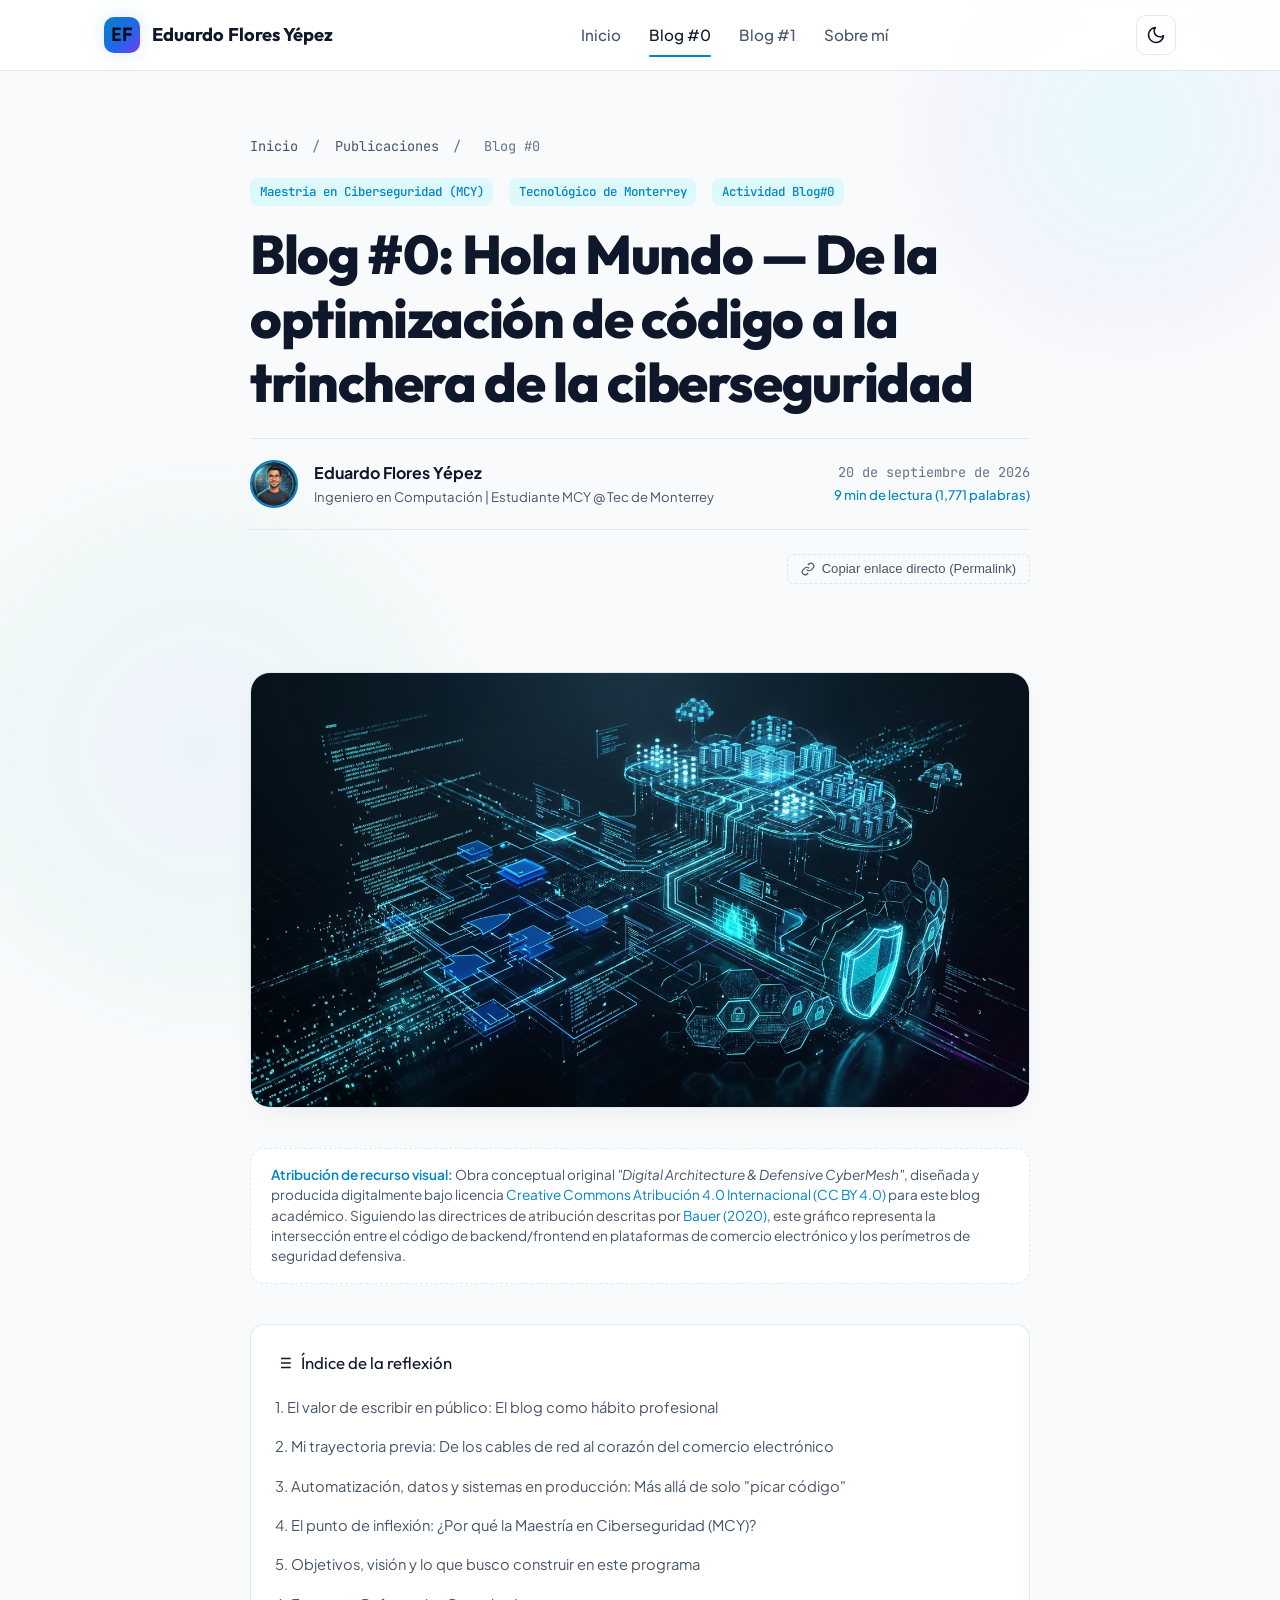
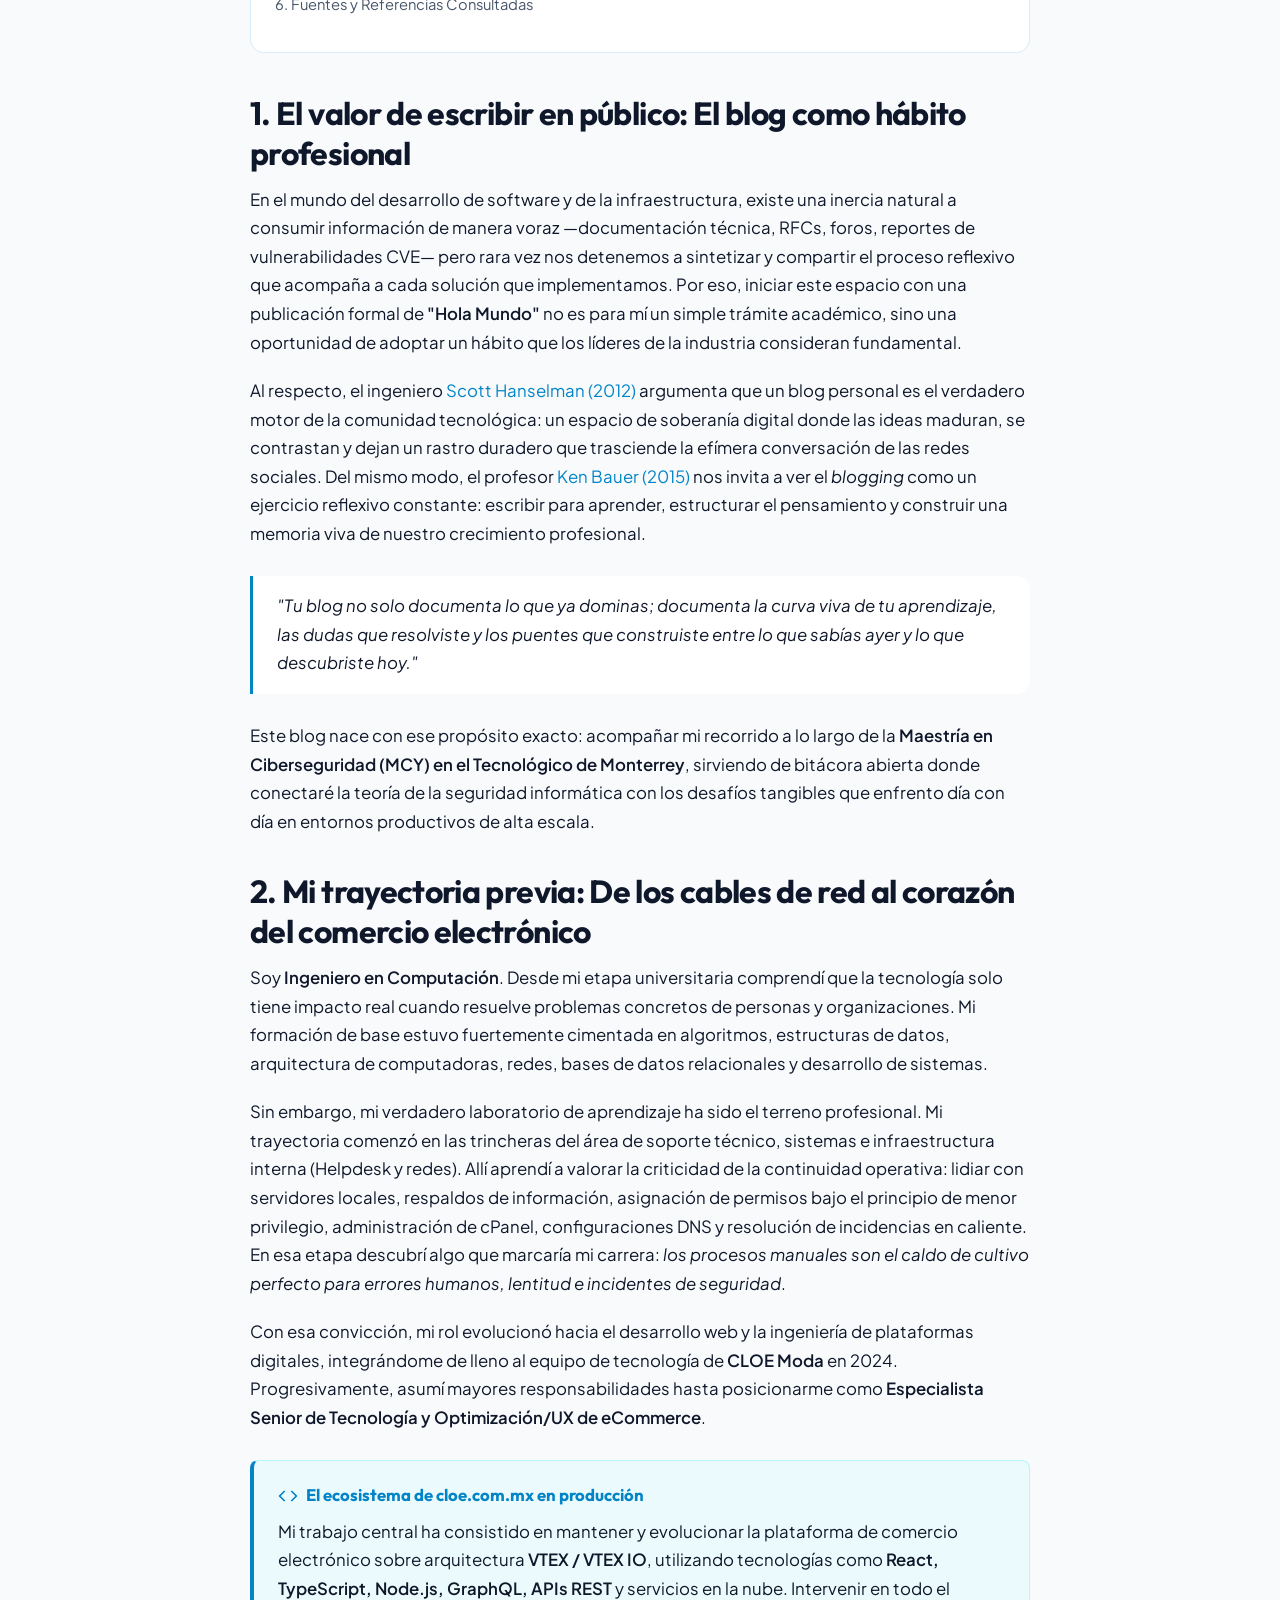
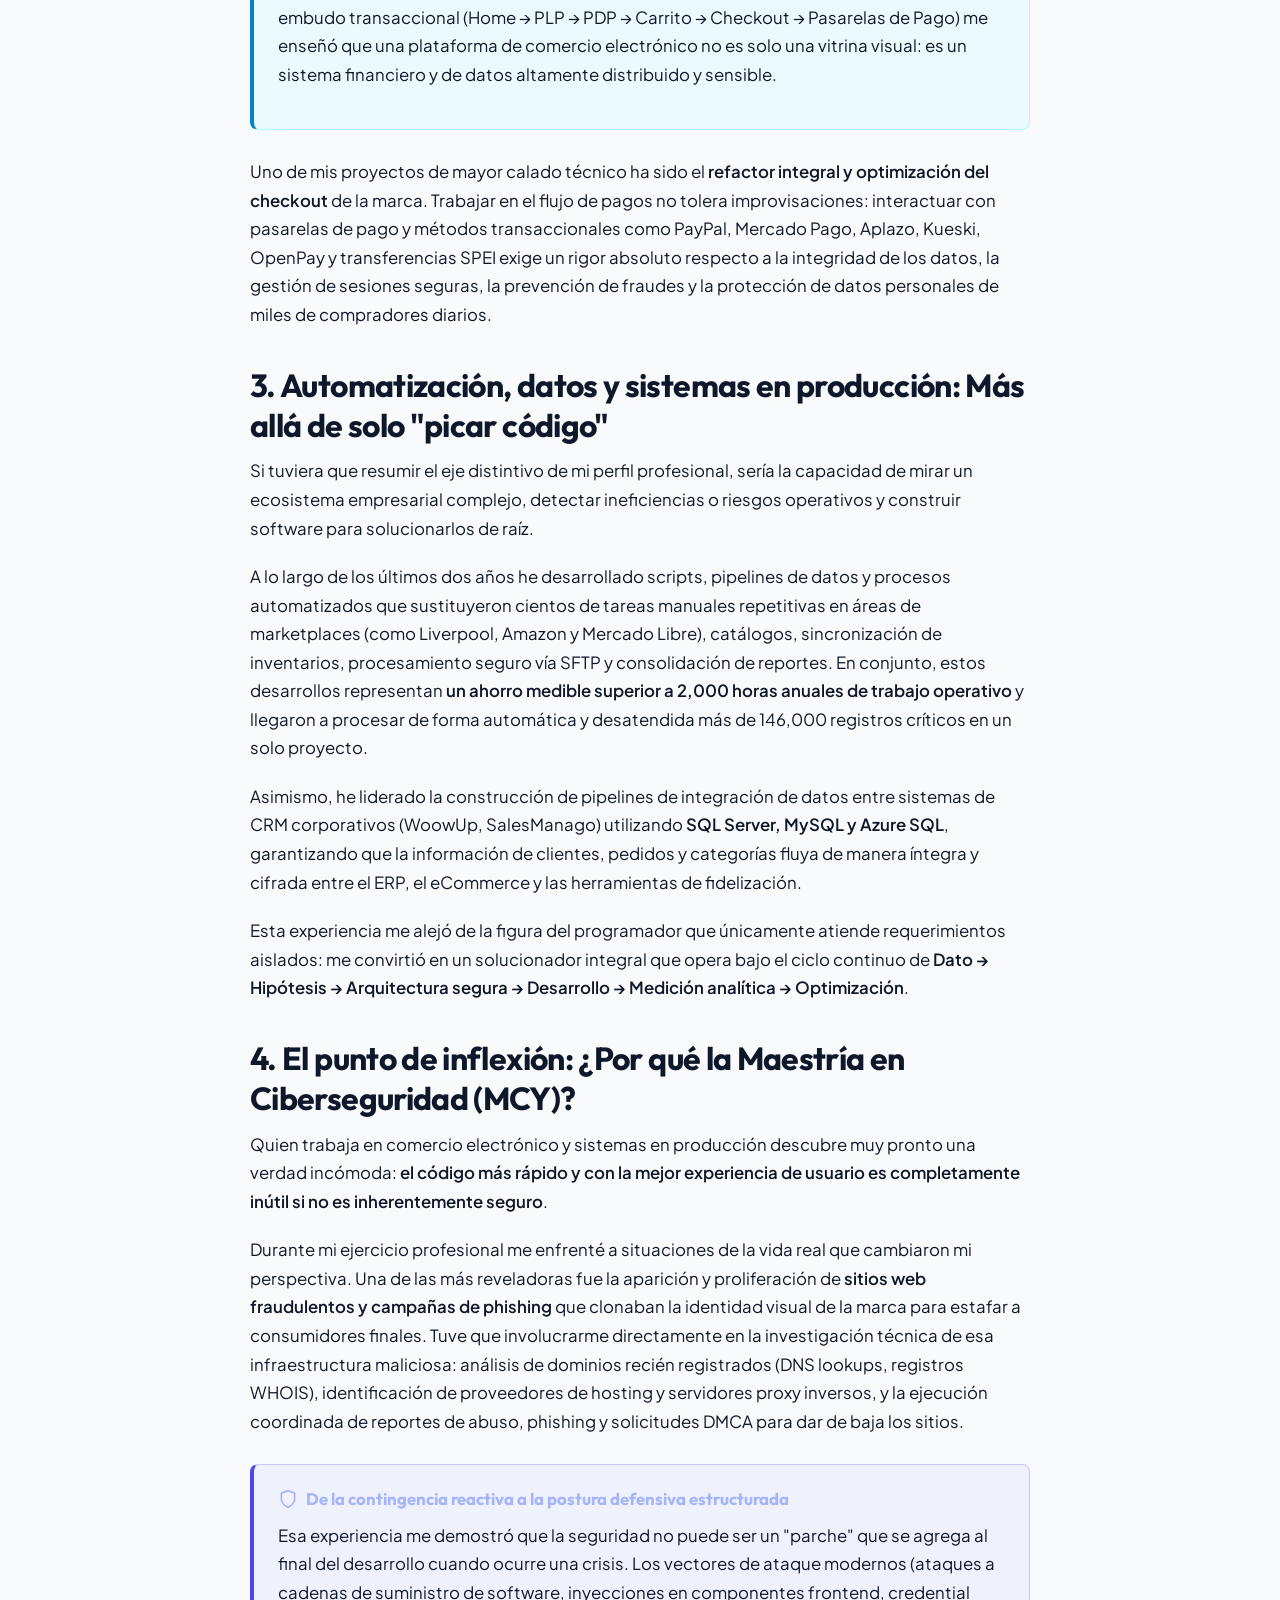
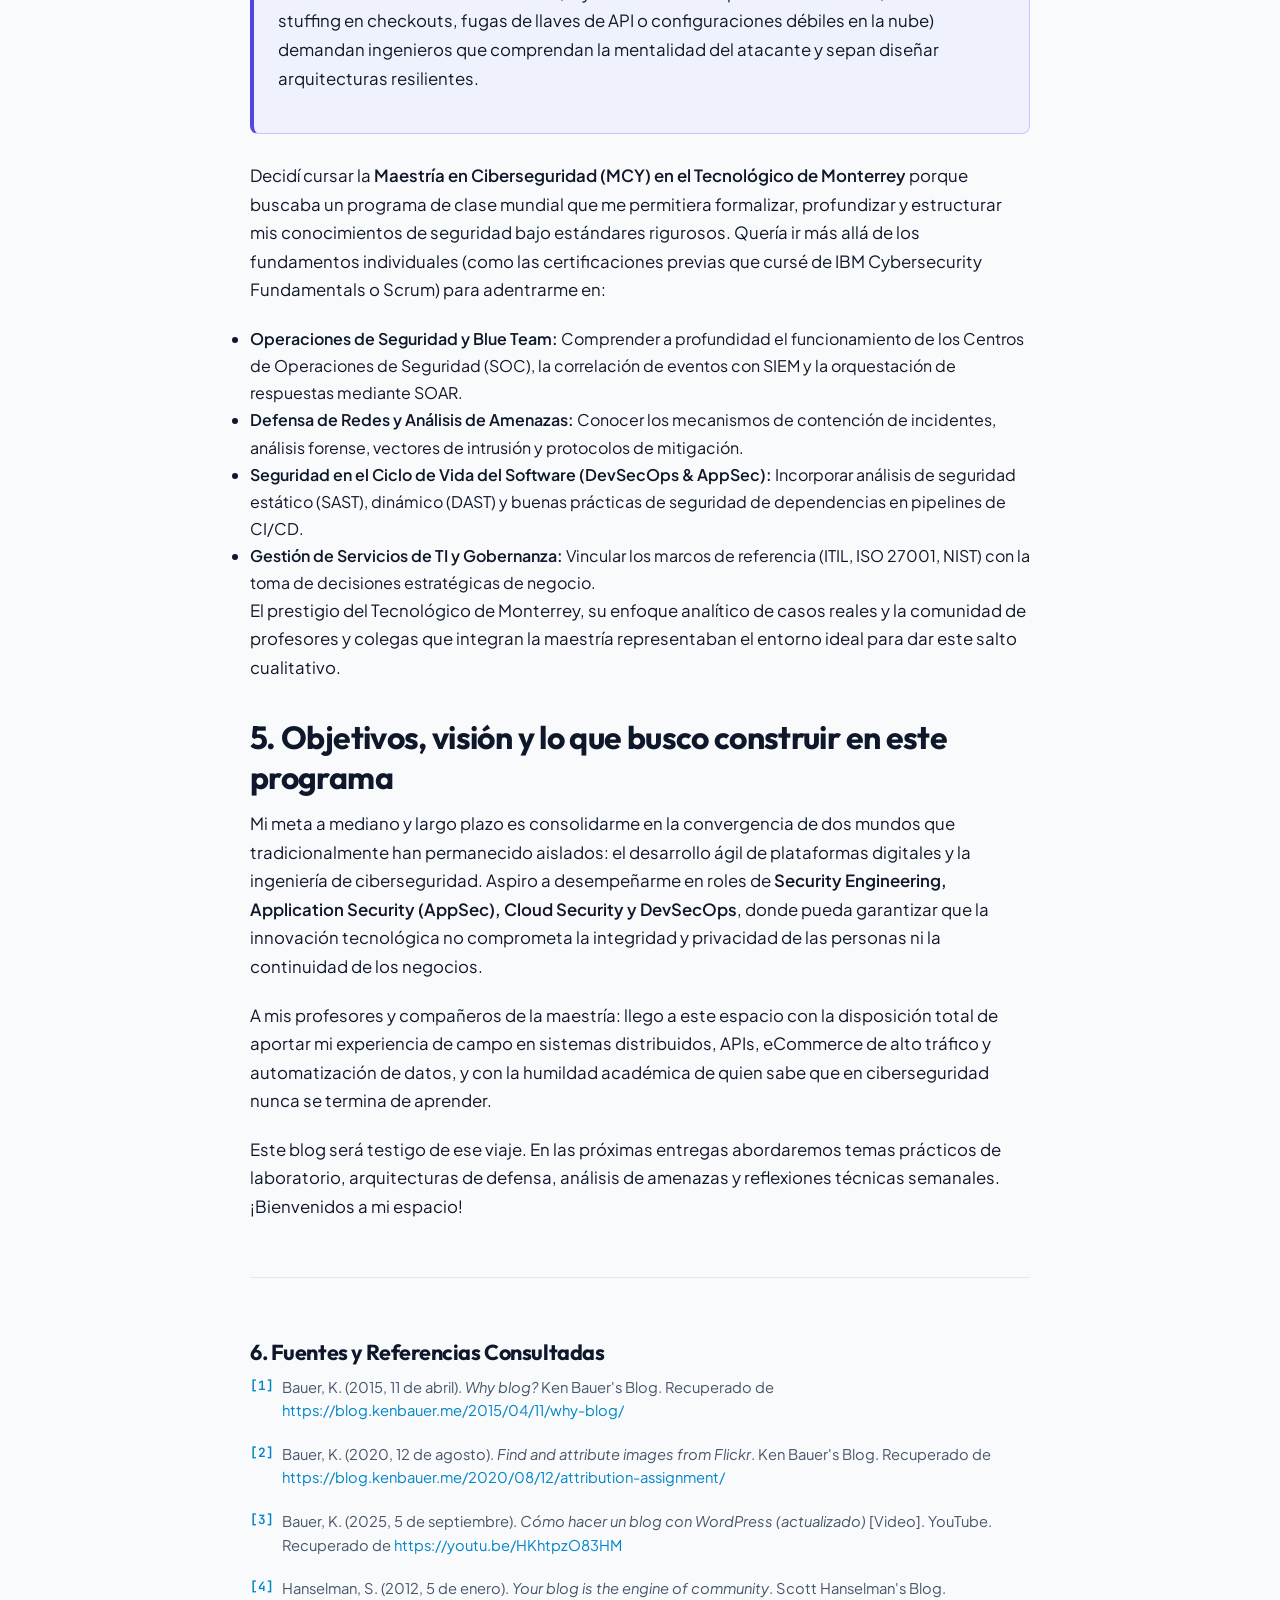
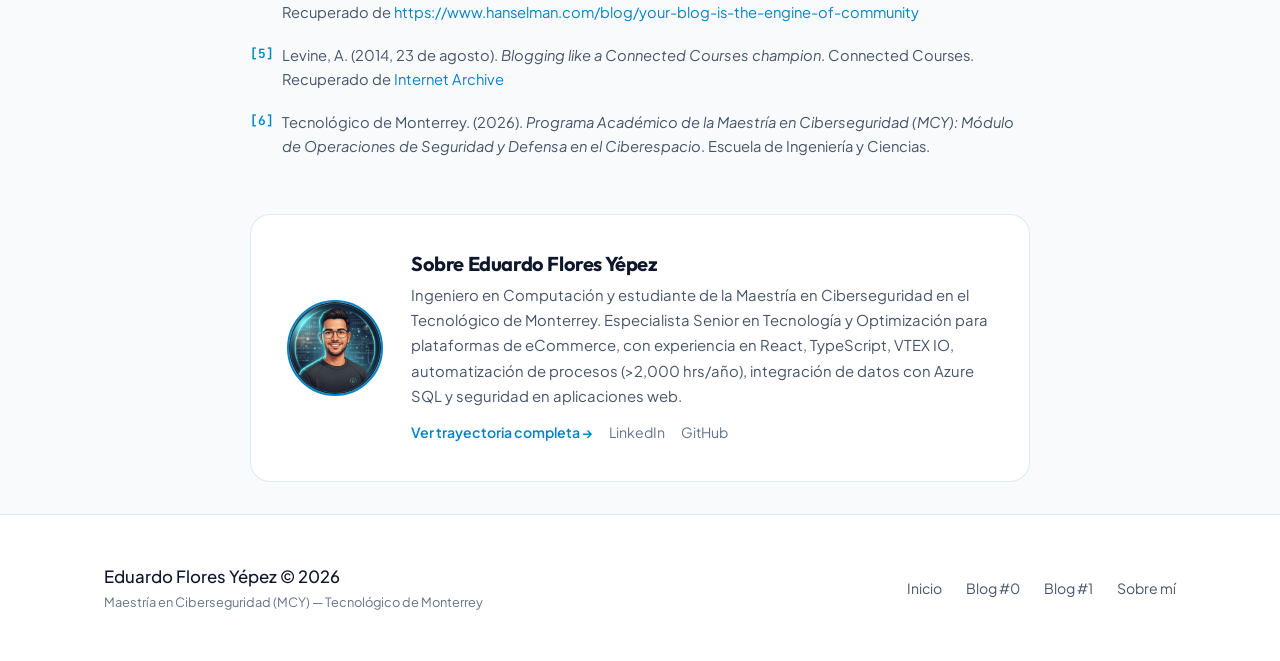
<file: posts/blog-0-hola-mundo.html>
<!DOCTYPE html>
<html lang="es" data-theme="dark">
<head>
  <meta charset="UTF-8">
  <meta name="viewport" content="width=device-width, initial-scale=1.0">
  <title>Blog #0: Hola Mundo — De la optimización de código a la trinchera de la ciberseguridad | Eduardo Flores Yépez</title>
  <meta name="description" content="Primera entrada reflexiva de Eduardo Flores Yépez para la Maestría en Ciberseguridad (MCY) en el Tecnológico de Monterrey. Trayectoria, automatización, eCommerce y el porqué de la ciberseguridad aplicada.">
  <meta name="author" content="Eduardo Flores Yépez">
  <link rel="stylesheet" href="../assets/css/style.css">
  <link rel="icon" href="data:image/svg+xml,<svg xmlns=%22http://www.w3.org/2000/svg%22 viewBox=%220 0 100 100%22><text y=%22.9em%22 font-size=%2290%22>🛡️</text></svg>">
</head>
<body>
  <!-- Barra de progreso de lectura superior -->
  <div id="reading-progress"></div>

  <!-- Orbes decorativos de fondo -->
  <div class="bg-glow-orb"></div>
  <div class="bg-glow-orb-2"></div>

  <!-- Encabezado y Navegación Principal -->
  <header class="site-header">
    <div class="container nav-wrapper">
      <a href="../index.html" class="logo-brand">
        <span class="logo-badge">EF</span>
        <span>Eduardo Flores Yépez</span>
      </a>

      <nav>
        <ul class="nav-links">
          <li><a href="../index.html">Inicio</a></li>
          <li><a href="blog-0-hola-mundo.html" class="active">Blog #0</a></li>
          <li><a href="blog-1-gestion-activos-riesgo.html">Blog #1</a></li>
          <li><a href="../about.html">Sobre mí</a></li>
        </ul>
      </nav>

      <div class="nav-actions">
        <button id="theme-toggle" class="theme-toggle-btn" aria-label="Cambiar tema">
          <!-- Icono inyectado por JS -->
        </button>
      </div>
    </div>
  </header>

  <main class="container">
    <article class="article-container" id="article-content">
      
      <!-- Cabecera del Artículo -->
      <header class="post-header">
        <div class="post-breadcrumbs">
          <a href="../index.html">Inicio</a> <span>/</span> <a href="../index.html#articulos">Publicaciones</a> <span>/</span> <span>Blog #0</span>
        </div>

        <div class="post-meta">
          <span class="post-tag">Maestría en Ciberseguridad (MCY)</span>
          <span class="post-tag">Tecnológico de Monterrey</span>
          <span class="post-tag">Actividad Blog#0</span>
        </div>

        <h1 class="post-headline">
          Blog #0: Hola Mundo — De la optimización de código a la trinchera de la ciberseguridad
        </h1>

        <div class="post-author-bar">
          <div class="author-info-group">
            <img src="../assets/img/eduardo-avatar.jpg" alt="Eduardo Flores Yépez" class="author-thumb">
            <div>
              <div class="author-name">Eduardo Flores Yépez</div>
              <div class="author-role">Ingeniero en Computación | Estudiante MCY @ Tec de Monterrey</div>
            </div>
          </div>

          <div style="text-align: right;">
            <div style="font-size: 0.85rem; color: var(--text-dim); font-family: var(--font-mono);">
              20 de septiembre de 2026
            </div>
            <div id="reading-time" style="font-size: 0.82rem; color: var(--accent-cyan); font-weight: 500;">
              Calculando lectura...
            </div>
          </div>
        </div>

        <!-- Botón rápido para copiar enlace permalink -->
        <div style="margin-top: -0.5rem; margin-bottom: 1.5rem; display: flex; justify-content: flex-end;">
          <button id="copy-permalink-btn" style="background: none; border: 1px dashed var(--border-card); color: var(--text-muted); font-size: 0.82rem; padding: 0.4rem 0.8rem; border-radius: 6px; cursor: pointer; display: inline-flex; align-items: center; gap: 0.4rem;">
            <svg width="14" height="14" viewBox="0 0 24 24" fill="none" stroke="currentColor" stroke-width="2">
              <path d="M10 13a5 5 0 0 0 7.54.54l3-3a5 5 0 0 0-7.07-7.07l-1.72 1.71"></path>
              <path d="M14 11a5 5 0 0 0-7.54-.54l-3 3a5 5 0 0 0 7.07 7.07l1.71-1.71"></path>
            </svg>
            Copiar enlace directo (Permalink)
          </button>
        </div>
      </header>

      <!-- Imagen Principal del Artículo con Atribución -->
      <figure class="article-hero-media">
        <img src="../assets/img/cybersecurity-hero.jpg" alt="Convergencia de ingeniería de software, arquitectura cloud y defensa cibernética">
      </figure>

      <!-- Cuadro de Atribución según lineamientos de Ken Bauer -->
      <aside class="attribution-card">
        <strong>Atribución de recurso visual:</strong> Obra conceptual original <em>"Digital Architecture & Defensive CyberMesh"</em>, diseñada y producida digitalmente bajo licencia <a href="https://creativecommons.org/licenses/by/4.0/deed.es" target="_blank" rel="noopener">Creative Commons Atribución 4.0 Internacional (CC BY 4.0)</a> para este blog académico. Siguiendo las directrices de atribución descritas por <a href="https://blog.kenbauer.me/2020/08/12/attribution-assignment/" target="_blank" rel="noopener">Bauer (2020)</a>, este gráfico representa la intersección entre el código de backend/frontend en plataformas de comercio electrónico y los perímetros de seguridad defensiva.
      </aside>

      <!-- Tabla de Contenido -->
      <div class="toc-box">
        <div class="toc-title">
          <svg width="18" height="18" viewBox="0 0 24 24" fill="none" stroke="currentColor" stroke-width="2">
            <line x1="8" y1="6" x2="21" y2="6"></line>
            <line x1="8" y1="12" x2="21" y2="12"></line>
            <line x1="8" y1="18" x2="21" y2="18"></line>
            <line x1="3" y1="6" x2="3.01" y2="6"></line>
            <line x1="3" y1="12" x2="3.01" y2="12"></line>
            <line x1="3" y1="18" x2="3.01" y2="18"></line>
          </svg>
          Índice de la reflexión
        </div>
        <ol class="toc-list">
          <li><a href="#proposito-blogging">1. El valor de escribir en público: El blog como hábito profesional</a></li>
          <li><a href="#mi-trayectoria">2. Mi trayectoria previa: De los cables de red al corazón del comercio electrónico</a></li>
          <li><a href="#ingenieria-datos">3. Automatización, datos y sistemas en producción: Más allá de solo "picar código"</a></li>
          <li><a href="#el-por-que-mcy">4. El punto de inflexión: ¿Por qué la Maestría en Ciberseguridad (MCY)?</a></li>
          <li><a href="#vision-futuro">5. Objetivos, visión y lo que busco construir en este programa</a></li>
          <li><a href="#referencias">6. Fuentes y Referencias Consultadas</a></li>
        </ol>
      </div>

      <!-- CUERPO PRINCIPAL DEL ARTÍCULO -->
      <section id="proposito-blogging">
        <h2>1. El valor de escribir en público: El blog como hábito profesional</h2>
        <p>
          En el mundo del desarrollo de software y de la infraestructura, existe una inercia natural a consumir información de manera voraz —documentación técnica, RFCs, foros, reportes de vulnerabilidades CVE— pero rara vez nos detenemos a sintetizar y compartir el proceso reflexivo que acompaña a cada solución que implementamos. Por eso, iniciar este espacio con una publicación formal de <strong>"Hola Mundo"</strong> no es para mí un simple trámite académico, sino una oportunidad de adoptar un hábito que los líderes de la industria consideran fundamental.
        </p>
        <p>
          Al respecto, el ingeniero <a href="https://www.hanselman.com/blog/your-blog-is-the-engine-of-community" target="_blank" rel="noopener">Scott Hanselman (2012)</a> argumenta que un blog personal es el verdadero motor de la comunidad tecnológica: un espacio de soberanía digital donde las ideas maduran, se contrastan y dejan un rastro duradero que trasciende la efímera conversación de las redes sociales. Del mismo modo, el profesor <a href="https://blog.kenbauer.me/2015/04/11/why-blog/" target="_blank" rel="noopener">Ken Bauer (2015)</a> nos invita a ver el <em>blogging</em> como un ejercicio reflexivo constante: escribir para aprender, estructurar el pensamiento y construir una memoria viva de nuestro crecimiento profesional.
        </p>
        <blockquote>
          <p>"Tu blog no solo documenta lo que ya dominas; documenta la curva viva de tu aprendizaje, las dudas que resolviste y los puentes que construiste entre lo que sabías ayer y lo que descubriste hoy."</p>
        </blockquote>
        <p>
          Este blog nace con ese propósito exacto: acompañar mi recorrido a lo largo de la <strong>Maestría en Ciberseguridad (MCY) en el Tecnológico de Monterrey</strong>, sirviendo de bitácora abierta donde conectaré la teoría de la seguridad informática con los desafíos tangibles que enfrento día con día en entornos productivos de alta escala.
        </p>
      </section>

      <section id="mi-trayectoria">
        <h2>2. Mi trayectoria previa: De los cables de red al corazón del comercio electrónico</h2>
        <p>
          Soy <strong>Ingeniero en Computación</strong>. Desde mi etapa universitaria comprendí que la tecnología solo tiene impacto real cuando resuelve problemas concretos de personas y organizaciones. Mi formación de base estuvo fuertemente cimentada en algoritmos, estructuras de datos, arquitectura de computadoras, redes, bases de datos relacionales y desarrollo de sistemas.
        </p>
        <p>
          Sin embargo, mi verdadero laboratorio de aprendizaje ha sido el terreno profesional. Mi trayectoria comenzó en las trincheras del área de soporte técnico, sistemas e infraestructura interna (Helpdesk y redes). Allí aprendí a valorar la criticidad de la continuidad operativa: lidiar con servidores locales, respaldos de información, asignación de permisos bajo el principio de menor privilegio, administración de cPanel, configuraciones DNS y resolución de incidencias en caliente. En esa etapa descubrí algo que marcaría mi carrera: <em>los procesos manuales son el caldo de cultivo perfecto para errores humanos, lentitud e incidentes de seguridad</em>.
        </p>
        <p>
          Con esa convicción, mi rol evolucionó hacia el desarrollo web y la ingeniería de plataformas digitales, integrándome de lleno al equipo de tecnología de <strong>CLOE Moda</strong> en 2024. Progresivamente, asumí mayores responsabilidades hasta posicionarme como <strong>Especialista Senior de Tecnología y Optimización/UX de eCommerce</strong>.
        </p>

        <div class="callout-box">
          <div class="callout-title">
            <svg width="20" height="20" viewBox="0 0 24 24" fill="none" stroke="currentColor" stroke-width="2">
              <path d="M16 18l6-6-6-6"></path>
              <path d="M8 6l-6 6 6 6"></path>
            </svg>
            El ecosistema de cloe.com.mx en producción
          </div>
          <p>
            Mi trabajo central ha consistido en mantener y evolucionar la plataforma de comercio electrónico sobre arquitectura <strong>VTEX / VTEX IO</strong>, utilizando tecnologías como <strong>React, TypeScript, Node.js, GraphQL, APIs REST</strong> y servicios en la nube. Intervenir en todo el embudo transaccional (Home → PLP → PDP → Carrito → Checkout → Pasarelas de Pago) me enseñó que una plataforma de comercio electrónico no es solo una vitrina visual: es un sistema financiero y de datos altamente distribuido y sensible.
          </p>
        </div>

        <p>
          Uno de mis proyectos de mayor calado técnico ha sido el <strong>refactor integral y optimización del checkout</strong> de la marca. Trabajar en el flujo de pagos no tolera improvisaciones: interactuar con pasarelas de pago y métodos transaccionales como PayPal, Mercado Pago, Aplazo, Kueski, OpenPay y transferencias SPEI exige un rigor absoluto respecto a la integridad de los datos, la gestión de sesiones seguras, la prevención de fraudes y la protección de datos personales de miles de compradores diarios.
        </p>
      </section>

      <section id="ingenieria-datos">
        <h2>3. Automatización, datos y sistemas en producción: Más allá de solo "picar código"</h2>
        <p>
          Si tuviera que resumir el eje distintivo de mi perfil profesional, sería la capacidad de mirar un ecosistema empresarial complejo, detectar ineficiencias o riesgos operativos y construir software para solucionarlos de raíz.
        </p>
        <p>
          A lo largo de los últimos dos años he desarrollado scripts, pipelines de datos y procesos automatizados que sustituyeron cientos de tareas manuales repetitivas en áreas de marketplaces (como Liverpool, Amazon y Mercado Libre), catálogos, sincronización de inventarios, procesamiento seguro vía SFTP y consolidación de reportes. En conjunto, estos desarrollos representan <strong>un ahorro medible superior a 2,000 horas anuales de trabajo operativo</strong> y llegaron a procesar de forma automática y desatendida más de 146,000 registros críticos en un solo proyecto.
        </p>
        <p>
          Asimismo, he liderado la construcción de pipelines de integración de datos entre sistemas de CRM corporativos (WoowUp, SalesManago) utilizando <strong>SQL Server, MySQL y Azure SQL</strong>, garantizando que la información de clientes, pedidos y categorías fluya de manera íntegra y cifrada entre el ERP, el eCommerce y las herramientas de fidelización.
        </p>
        <p>
          Esta experiencia me alejó de la figura del programador que únicamente atiende requerimientos aislados: me convirtió en un solucionador integral que opera bajo el ciclo continuo de <strong>Dato → Hipótesis → Arquitectura segura → Desarrollo → Medición analítica → Optimización</strong>.
        </p>
      </section>

      <section id="el-por-que-mcy">
        <h2>4. El punto de inflexión: ¿Por qué la Maestría en Ciberseguridad (MCY)?</h2>
        <p>
          Quien trabaja en comercio electrónico y sistemas en producción descubre muy pronto una verdad incómoda: <strong>el código más rápido y con la mejor experiencia de usuario es completamente inútil si no es inherentemente seguro</strong>.
        </p>
        <p>
          Durante mi ejercicio profesional me enfrenté a situaciones de la vida real que cambiaron mi perspectiva. Una de las más reveladoras fue la aparición y proliferación de <strong>sitios web fraudulentos y campañas de phishing</strong> que clonaban la identidad visual de la marca para estafar a consumidores finales. Tuve que involucrarme directamente en la investigación técnica de esa infraestructura maliciosa: análisis de dominios recién registrados (DNS lookups, registros WHOIS), identificación de proveedores de hosting y servidores proxy inversos, y la ejecución coordinada de reportes de abuso, phishing y solicitudes DMCA para dar de baja los sitios.
        </p>

        <div class="callout-box security">
          <div class="callout-title">
            <svg width="20" height="20" viewBox="0 0 24 24" fill="none" stroke="currentColor" stroke-width="2">
              <path d="M12 22s8-4 8-10V5l-8-3-8 3v7c0 6 8 10 8 10z"></path>
            </svg>
            De la contingencia reactiva a la postura defensiva estructurada
          </div>
          <p>
            Esa experiencia me demostró que la seguridad no puede ser un "parche" que se agrega al final del desarrollo cuando ocurre una crisis. Los vectores de ataque modernos (ataques a cadenas de suministro de software, inyecciones en componentes frontend, credential stuffing en checkouts, fugas de llaves de API o configuraciones débiles en la nube) demandan ingenieros que comprendan la mentalidad del atacante y sepan diseñar arquitecturas resilientes.
          </p>
        </div>

        <p>
          Decidí cursar la <strong>Maestría en Ciberseguridad (MCY) en el Tecnológico de Monterrey</strong> porque buscaba un programa de clase mundial que me permitiera formalizar, profundizar y estructurar mis conocimientos de seguridad bajo estándares rigurosos. Quería ir más allá de los fundamentos individuales (como las certificaciones previas que cursé de IBM Cybersecurity Fundamentals o Scrum) para adentrarme en:
        </p>
        <ul>
          <li><strong>Operaciones de Seguridad y Blue Team:</strong> Comprender a profundidad el funcionamiento de los Centros de Operaciones de Seguridad (SOC), la correlación de eventos con SIEM y la orquestación de respuestas mediante SOAR.</li>
          <li><strong>Defensa de Redes y Análisis de Amenazas:</strong> Conocer los mecanismos de contención de incidentes, análisis forense, vectores de intrusión y protocolos de mitigación.</li>
          <li><strong>Seguridad en el Ciclo de Vida del Software (DevSecOps & AppSec):</strong> Incorporar análisis de seguridad estático (SAST), dinámico (DAST) y buenas prácticas de seguridad de dependencias en pipelines de CI/CD.</li>
          <li><strong>Gestión de Servicios de TI y Gobernanza:</strong> Vincular los marcos de referencia (ITIL, ISO 27001, NIST) con la toma de decisiones estratégicas de negocio.</li>
        </ul>
        <p>
          El prestigio del Tecnológico de Monterrey, su enfoque analítico de casos reales y la comunidad de profesores y colegas que integran la maestría representaban el entorno ideal para dar este salto cualitativo.
        </p>
      </section>

      <section id="vision-futuro">
        <h2>5. Objetivos, visión y lo que busco construir en este programa</h2>
        <p>
          Mi meta a mediano y largo plazo es consolidarme en la convergencia de dos mundos que tradicionalmente han permanecido aislados: el desarrollo ágil de plataformas digitales y la ingeniería de ciberseguridad. Aspiro a desempeñarme en roles de <strong>Security Engineering, Application Security (AppSec), Cloud Security y DevSecOps</strong>, donde pueda garantizar que la innovación tecnológica no comprometa la integridad y privacidad de las personas ni la continuidad de los negocios.
        </p>
        <p>
          A mis profesores y compañeros de la maestría: llego a este espacio con la disposición total de aportar mi experiencia de campo en sistemas distribuidos, APIs, eCommerce de alto tráfico y automatización de datos, y con la humildad académica de quien sabe que en ciberseguridad nunca se termina de aprender.
        </p>
        <p>
          Este blog será testigo de ese viaje. En las próximas entregas abordaremos temas prácticos de laboratorio, arquitecturas de defensa, análisis de amenazas y reflexiones técnicas semanales. ¡Bienvenidos a mi espacio!
        </p>
      </section>

      <!-- SECCIÓN DE REFERENCIAS BIBLIOGRÁFICAS (RÚBRICA DE EVALUACIÓN) -->
      <section id="referencias" class="references-section">
        <h3>6. Fuentes y Referencias Consultadas</h3>
        <ol class="references-list">
          <li>
            Bauer, K. (2015, 11 de abril). <em>Why blog?</em> Ken Bauer's Blog. Recuperado de <a href="https://blog.kenbauer.me/2015/04/11/why-blog/" target="_blank" rel="noopener">https://blog.kenbauer.me/2015/04/11/why-blog/</a>
          </li>
          <li>
            Bauer, K. (2020, 12 de agosto). <em>Find and attribute images from Flickr</em>. Ken Bauer's Blog. Recuperado de <a href="https://blog.kenbauer.me/2020/08/12/attribution-assignment/" target="_blank" rel="noopener">https://blog.kenbauer.me/2020/08/12/attribution-assignment/</a>
          </li>
          <li>
            Bauer, K. (2025, 5 de septiembre). <em>Cómo hacer un blog con WordPress (actualizado)</em> [Video]. YouTube. Recuperado de <a href="https://youtu.be/HKhtpzO83HM" target="_blank" rel="noopener">https://youtu.be/HKhtpzO83HM</a>
          </li>
          <li>
            Hanselman, S. (2012, 5 de enero). <em>Your blog is the engine of community</em>. Scott Hanselman's Blog. Recuperado de <a href="https://www.hanselman.com/blog/your-blog-is-the-engine-of-community" target="_blank" rel="noopener">https://www.hanselman.com/blog/your-blog-is-the-engine-of-community</a>
          </li>
          <li>
            Levine, A. (2014, 23 de agosto). <em>Blogging like a Connected Courses champion</em>. Connected Courses. Recuperado de <a href="https://wayback.archive-it.org/5613/20250930033831/http://connectedcourses.net/blogging-like-a-champion/" target="_blank" rel="noopener">Internet Archive</a>
          </li>
          <li>
            Tecnológico de Monterrey. (2026). <em>Programa Académico de la Maestría en Ciberseguridad (MCY): Módulo de Operaciones de Seguridad y Defensa en el Ciberespacio</em>. Escuela de Ingeniería y Ciencias.
          </li>
        </ol>
      </section>

      <!-- Tarjeta Biográfica del Autor al pie del post -->
      <footer class="author-bio-card">
        <img src="../assets/img/eduardo-avatar.jpg" alt="Eduardo Flores Yépez" class="author-bio-avatar">
        <div class="author-bio-text">
          <h3>Sobre Eduardo Flores Yépez</h3>
          <p>
            Ingeniero en Computación y estudiante de la Maestría en Ciberseguridad en el Tecnológico de Monterrey. Especialista Senior en Tecnología y Optimización para plataformas de eCommerce, con experiencia en React, TypeScript, VTEX IO, automatización de procesos (>2,000 hrs/año), integración de datos con Azure SQL y seguridad en aplicaciones web.
          </p>
          <div style="display: flex; gap: 1rem; font-size: 0.88rem;">
            <a href="../about.html" style="font-weight: 600;">Ver trayectoria completa &rarr;</a>
            <a href="https://linkedin.com" target="_blank" rel="noopener" style="color: var(--text-dim);">LinkedIn</a>
            <a href="https://github.com" target="_blank" rel="noopener" style="color: var(--text-dim);">GitHub</a>
          </div>
        </div>
      </footer>

    </article>
  </main>

  <!-- Pie de Página General -->
  <footer class="site-footer">
    <div class="container footer-content">
      <div>
        <p style="margin: 0; font-weight: 500;">Eduardo Flores Yépez &copy; <span class="current-year">2026</span></p>
        <p style="margin: 0; font-size: 0.8rem; color: var(--text-dim);">
          Maestría en Ciberseguridad (MCY) — Tecnológico de Monterrey
        </p>
      </div>
      <ul class="footer-nav">
        <li><a href="../index.html">Inicio</a></li>
        <li><a href="blog-0-hola-mundo.html">Blog #0</a></li>
        <li><a href="blog-1-gestion-activos-riesgo.html">Blog #1</a></li>
        <li><a href="../about.html">Sobre mí</a></li>
      </ul>
    </div>
  </footer>

  <script src="../assets/js/main.js"></script>
</body>
</html>
</file>
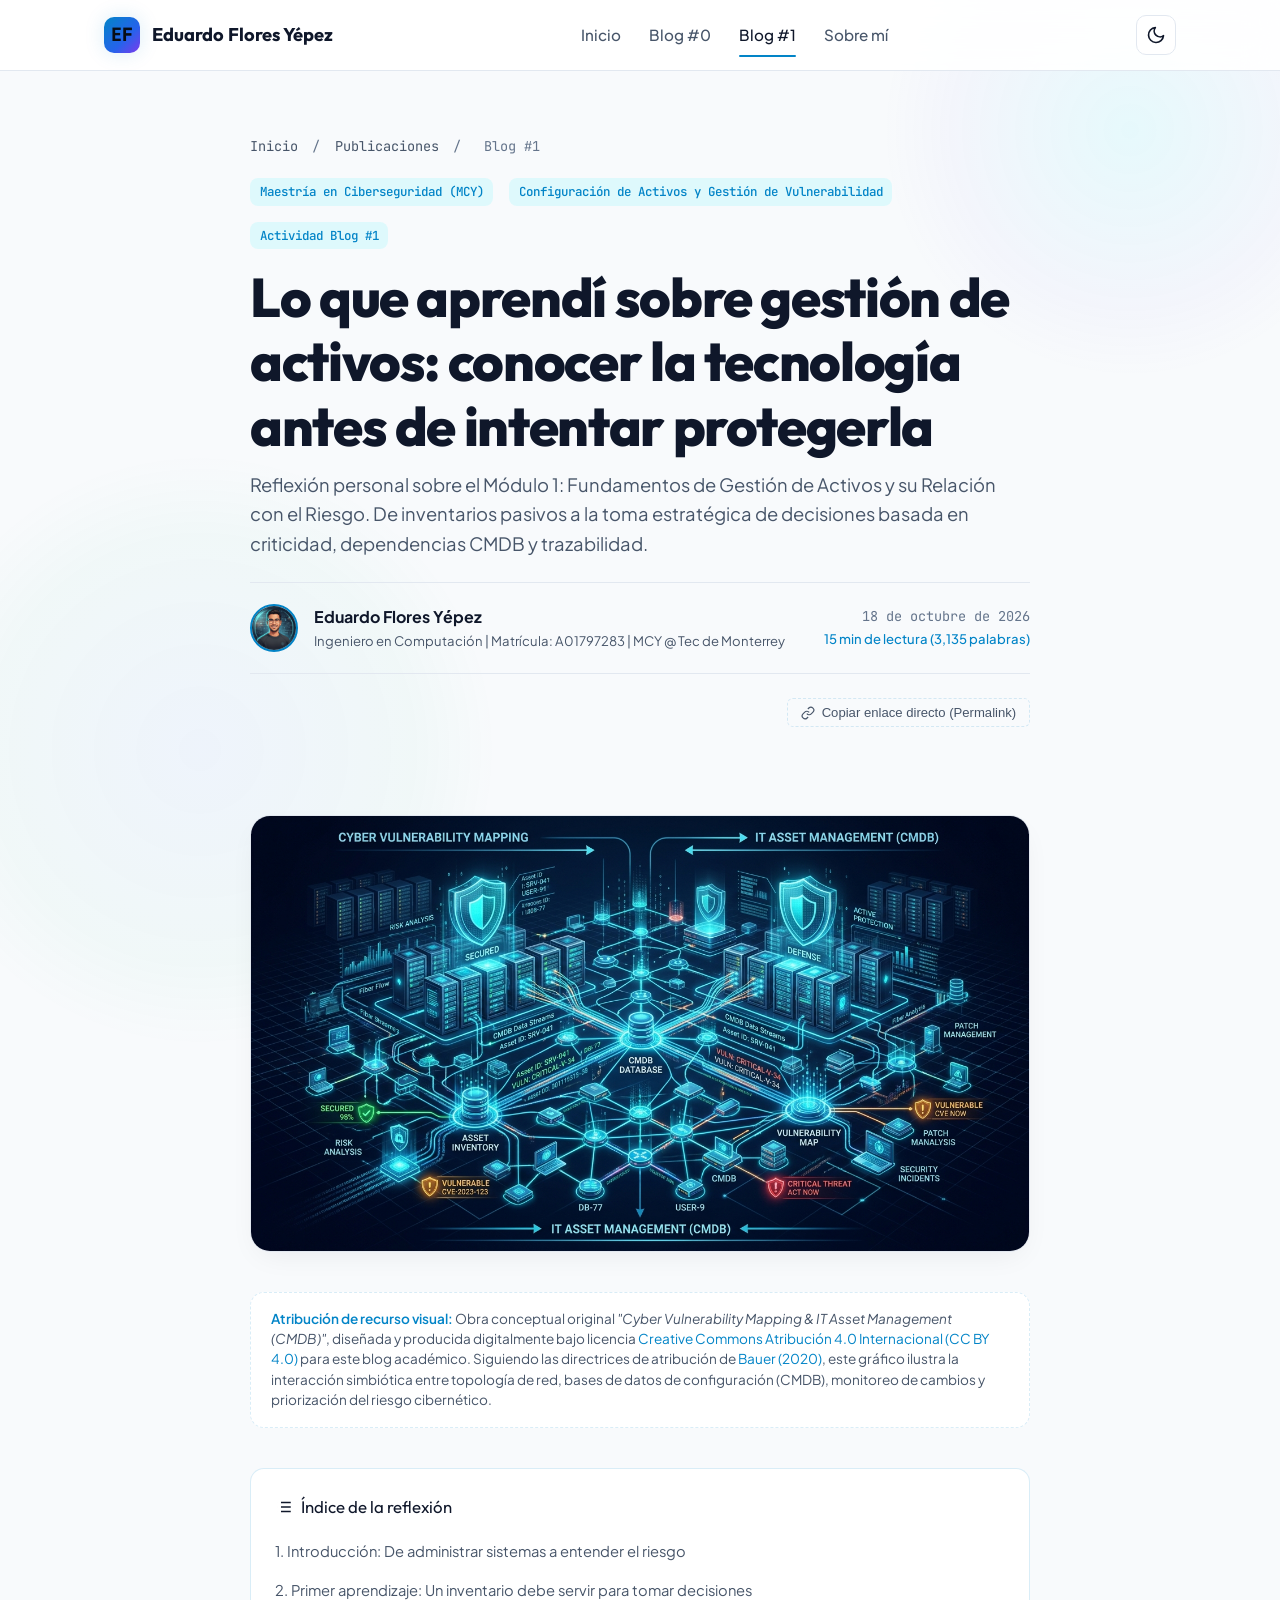
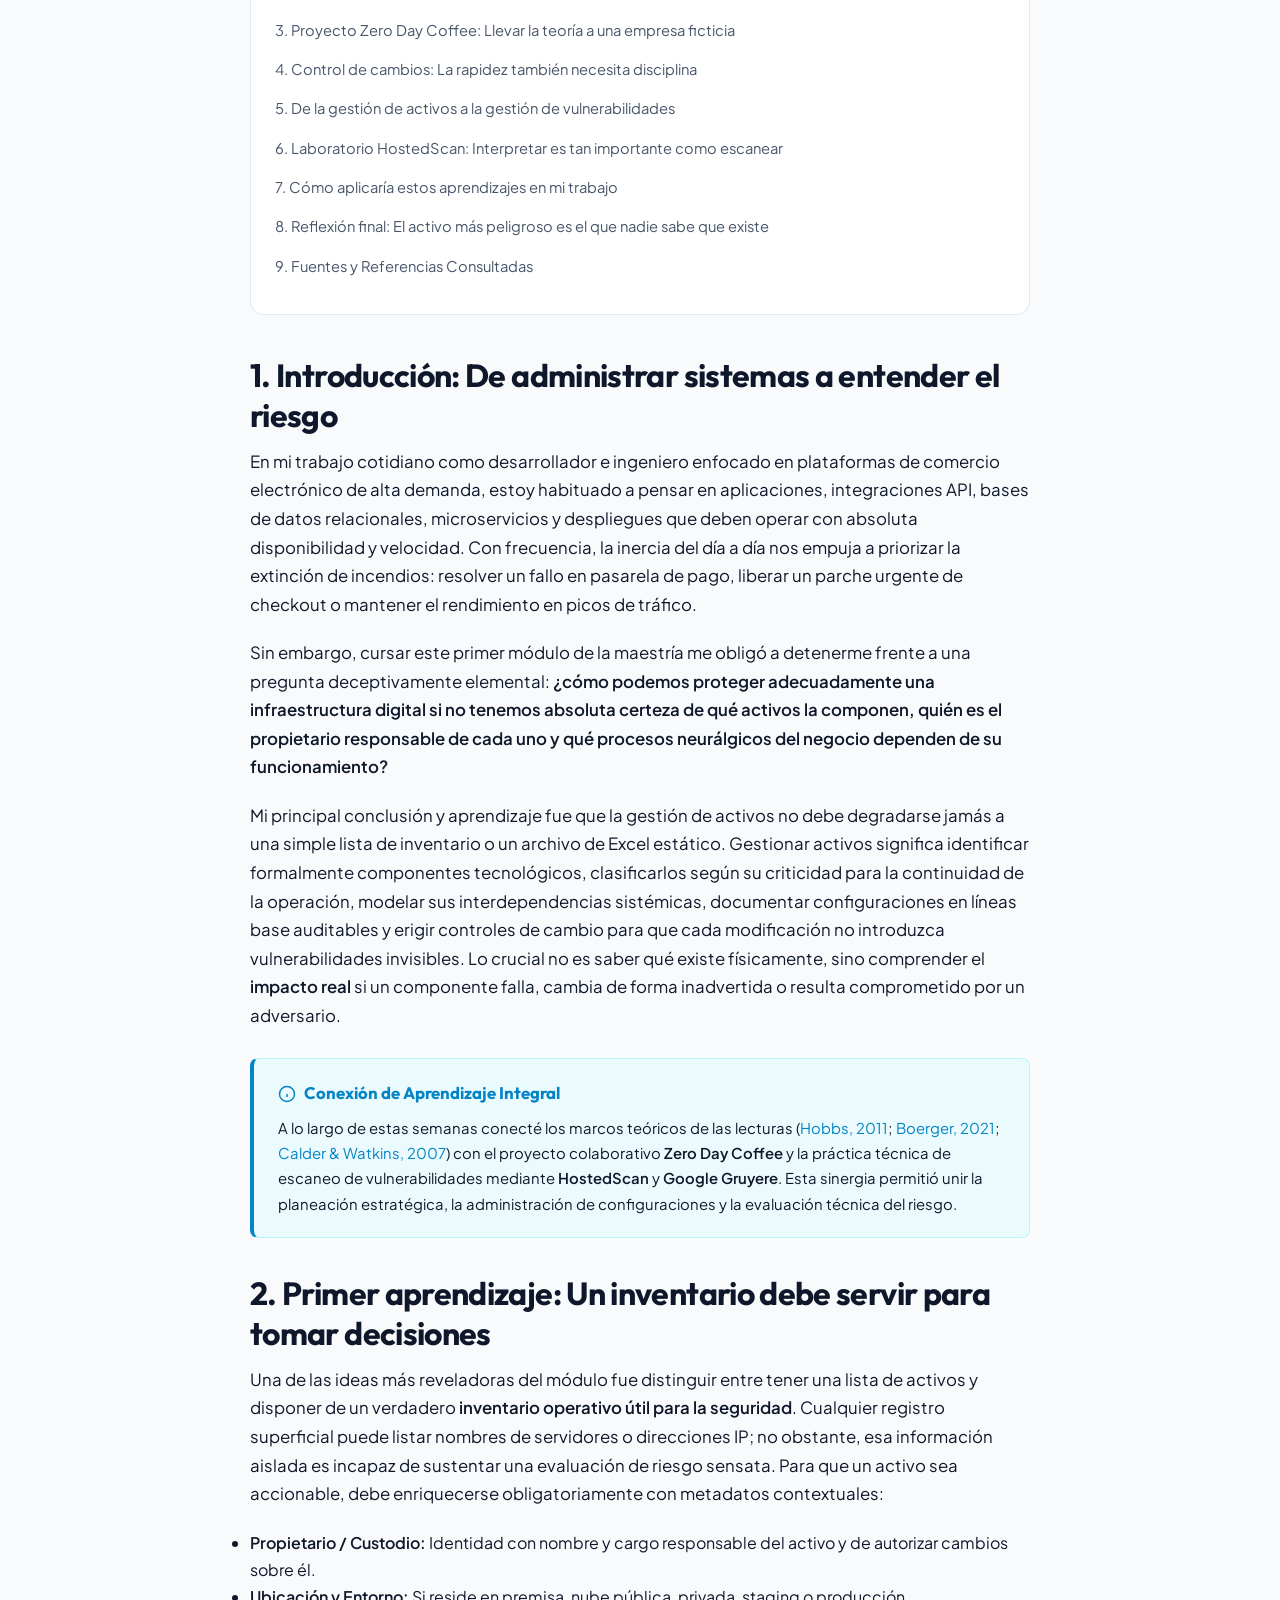
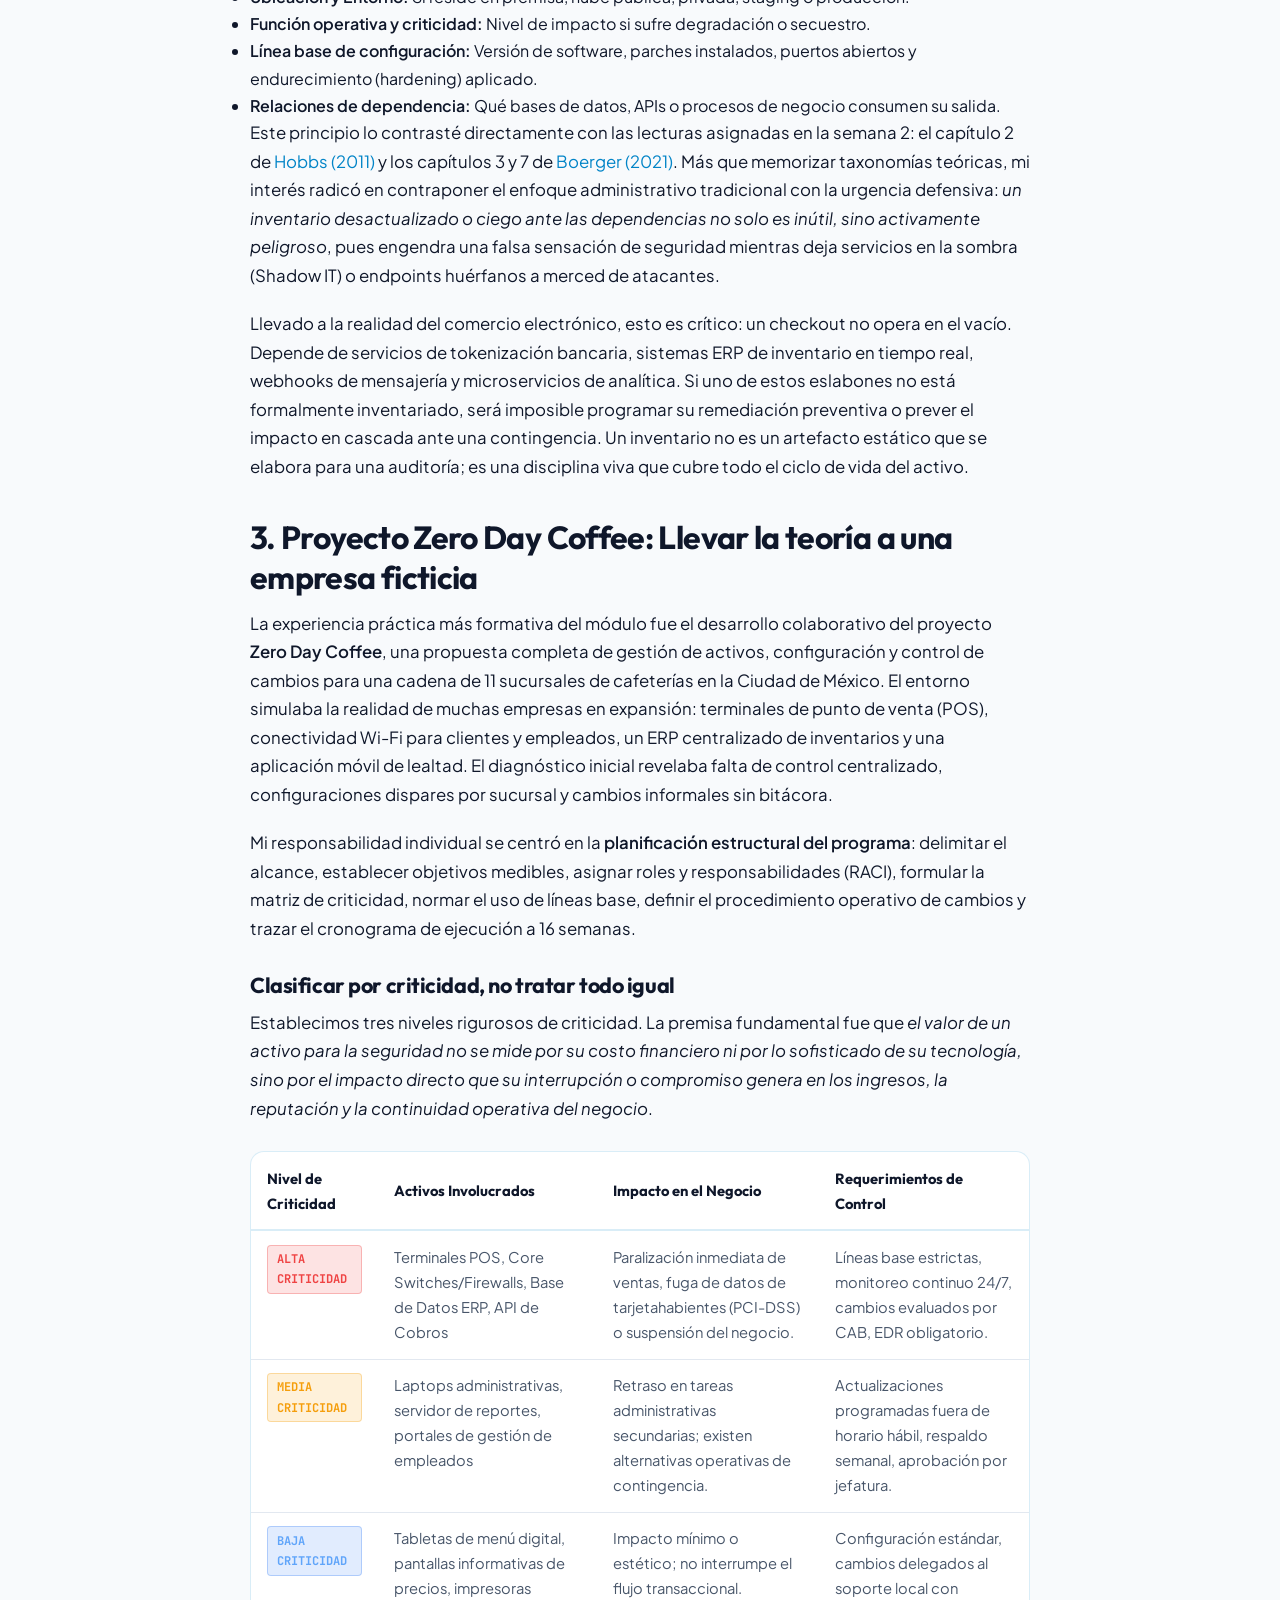
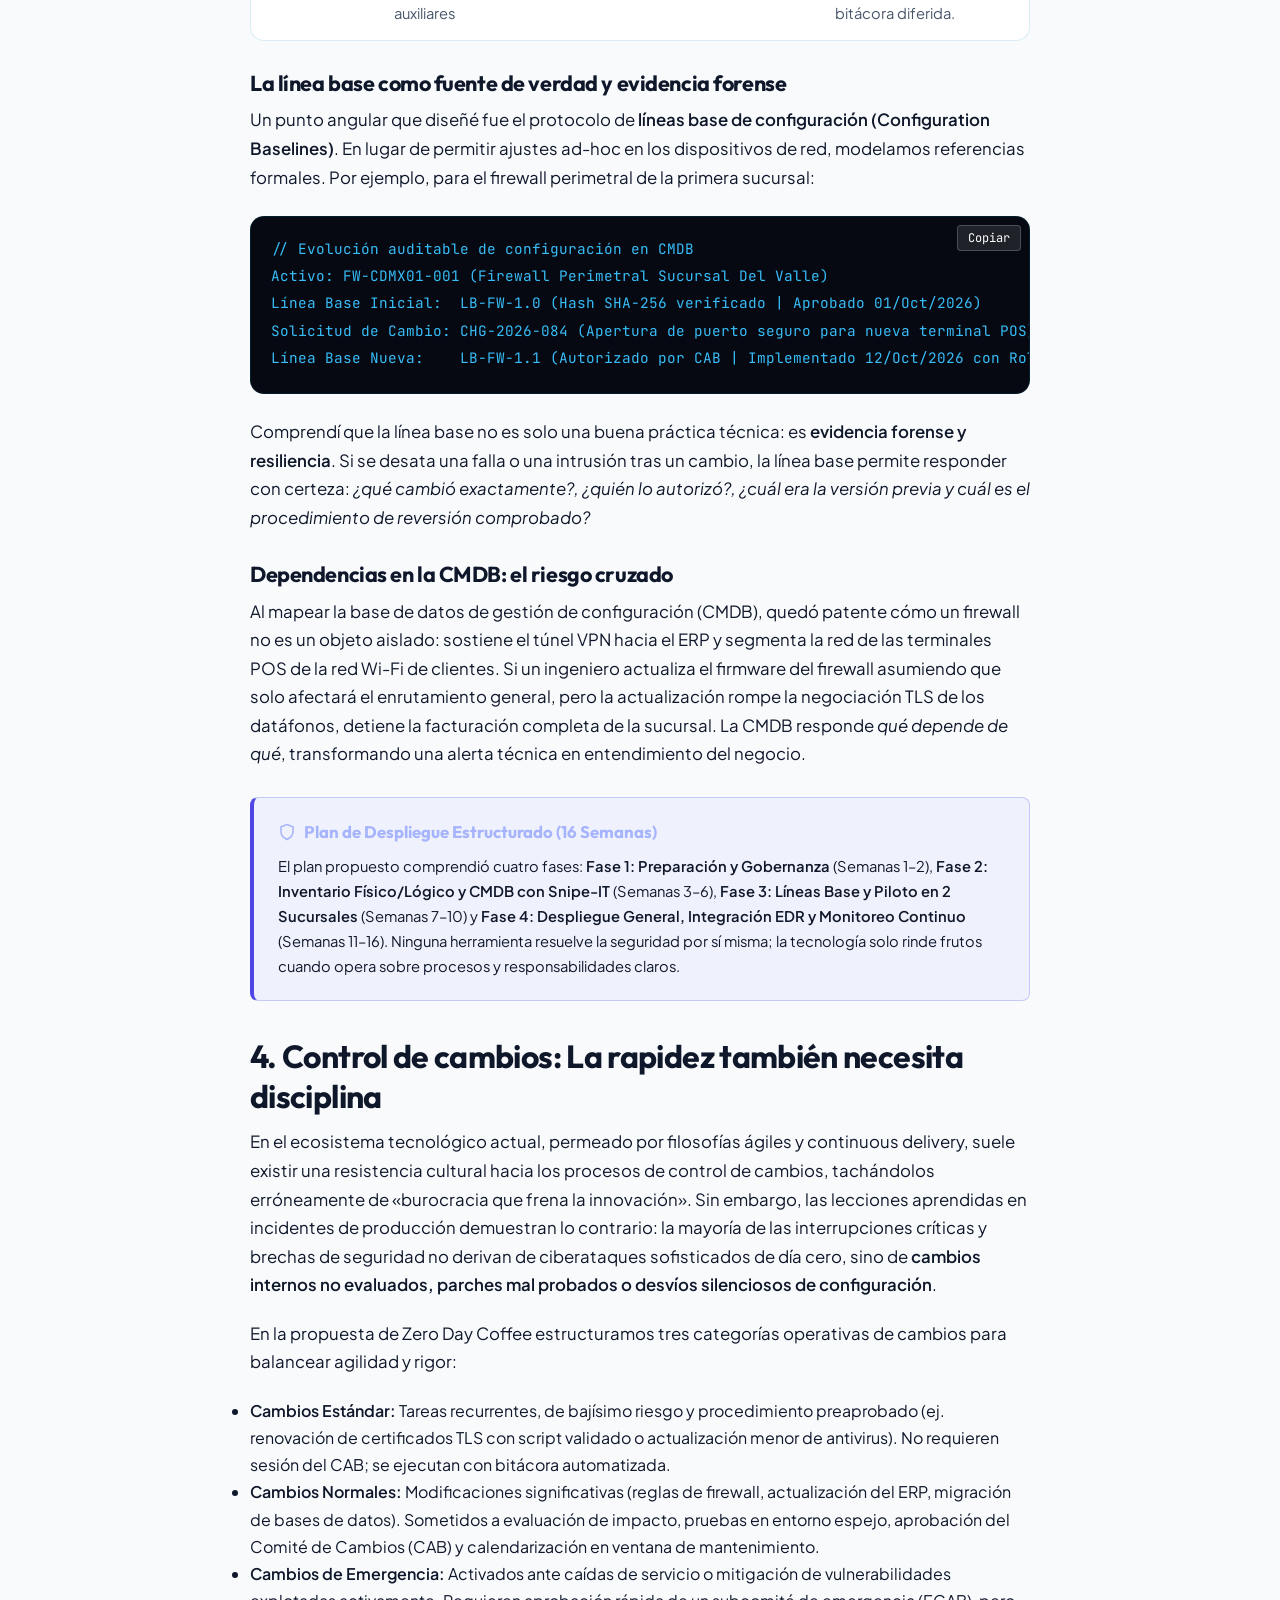
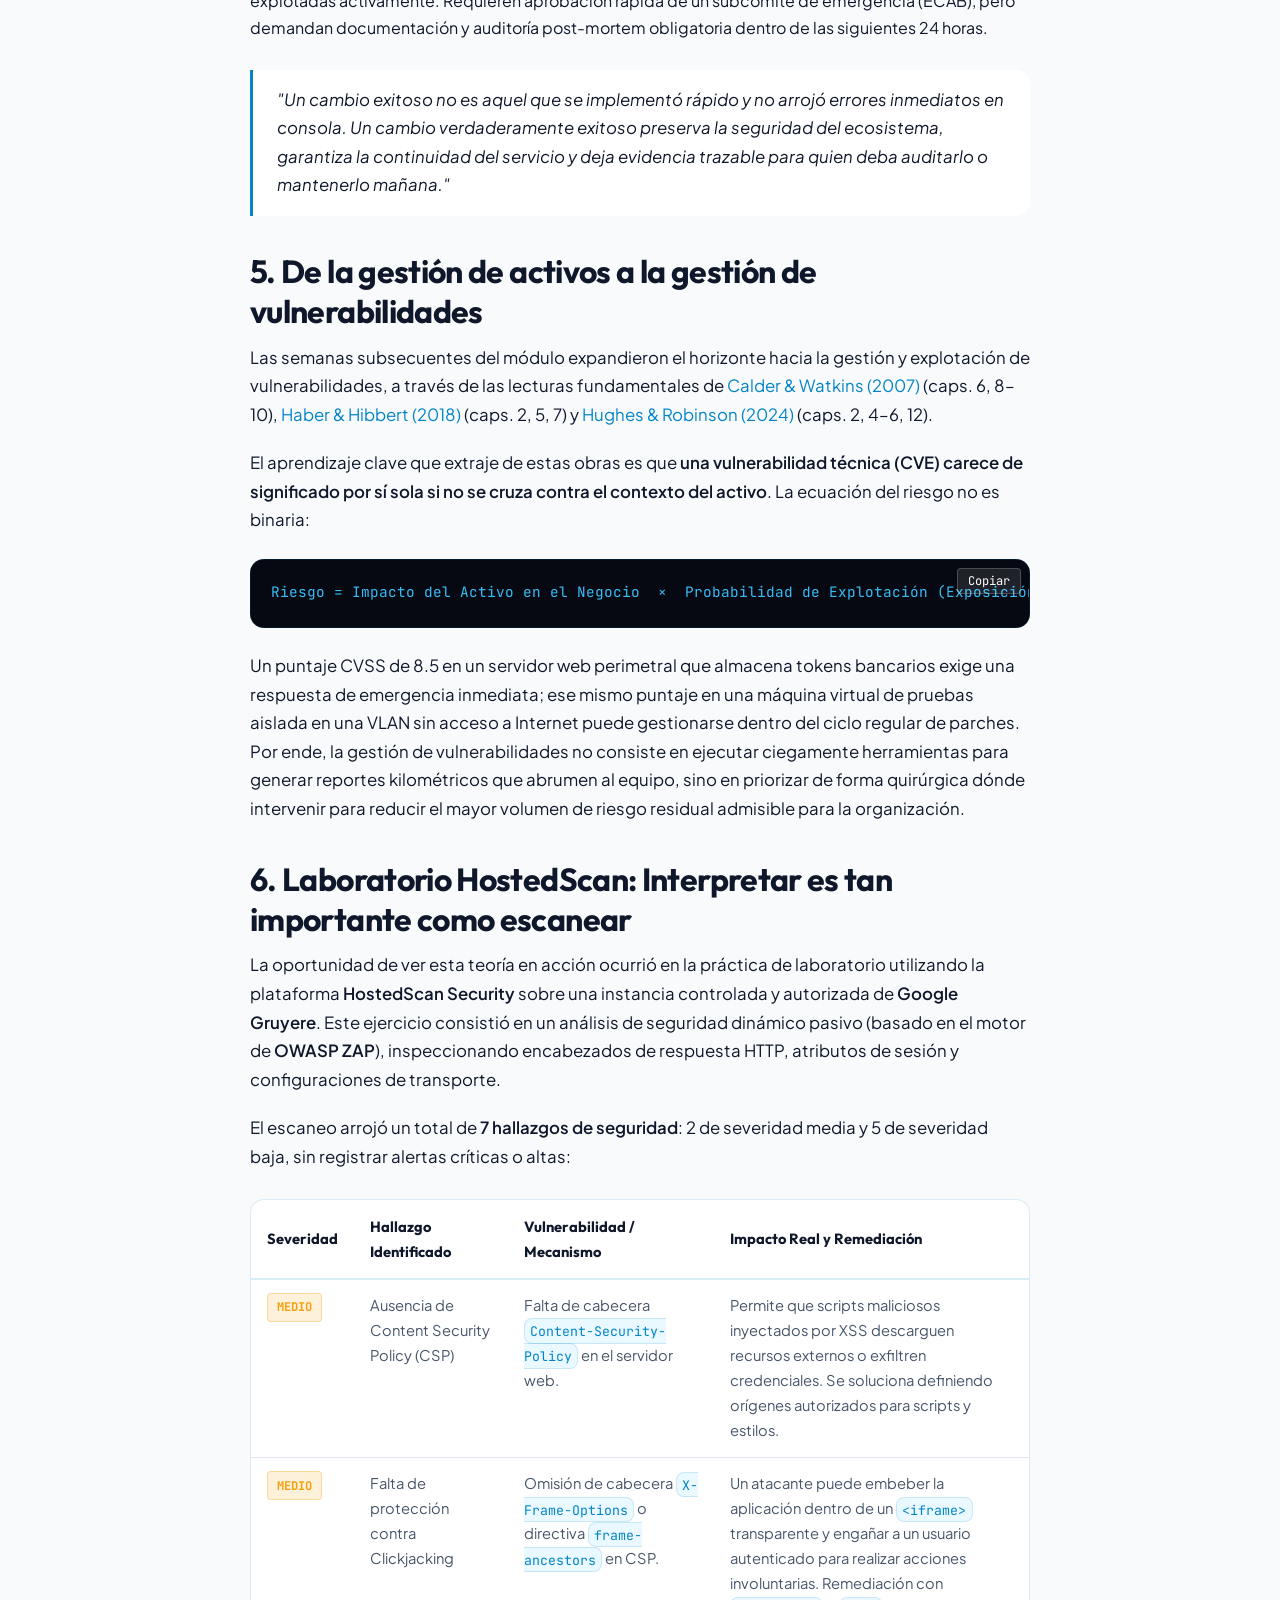
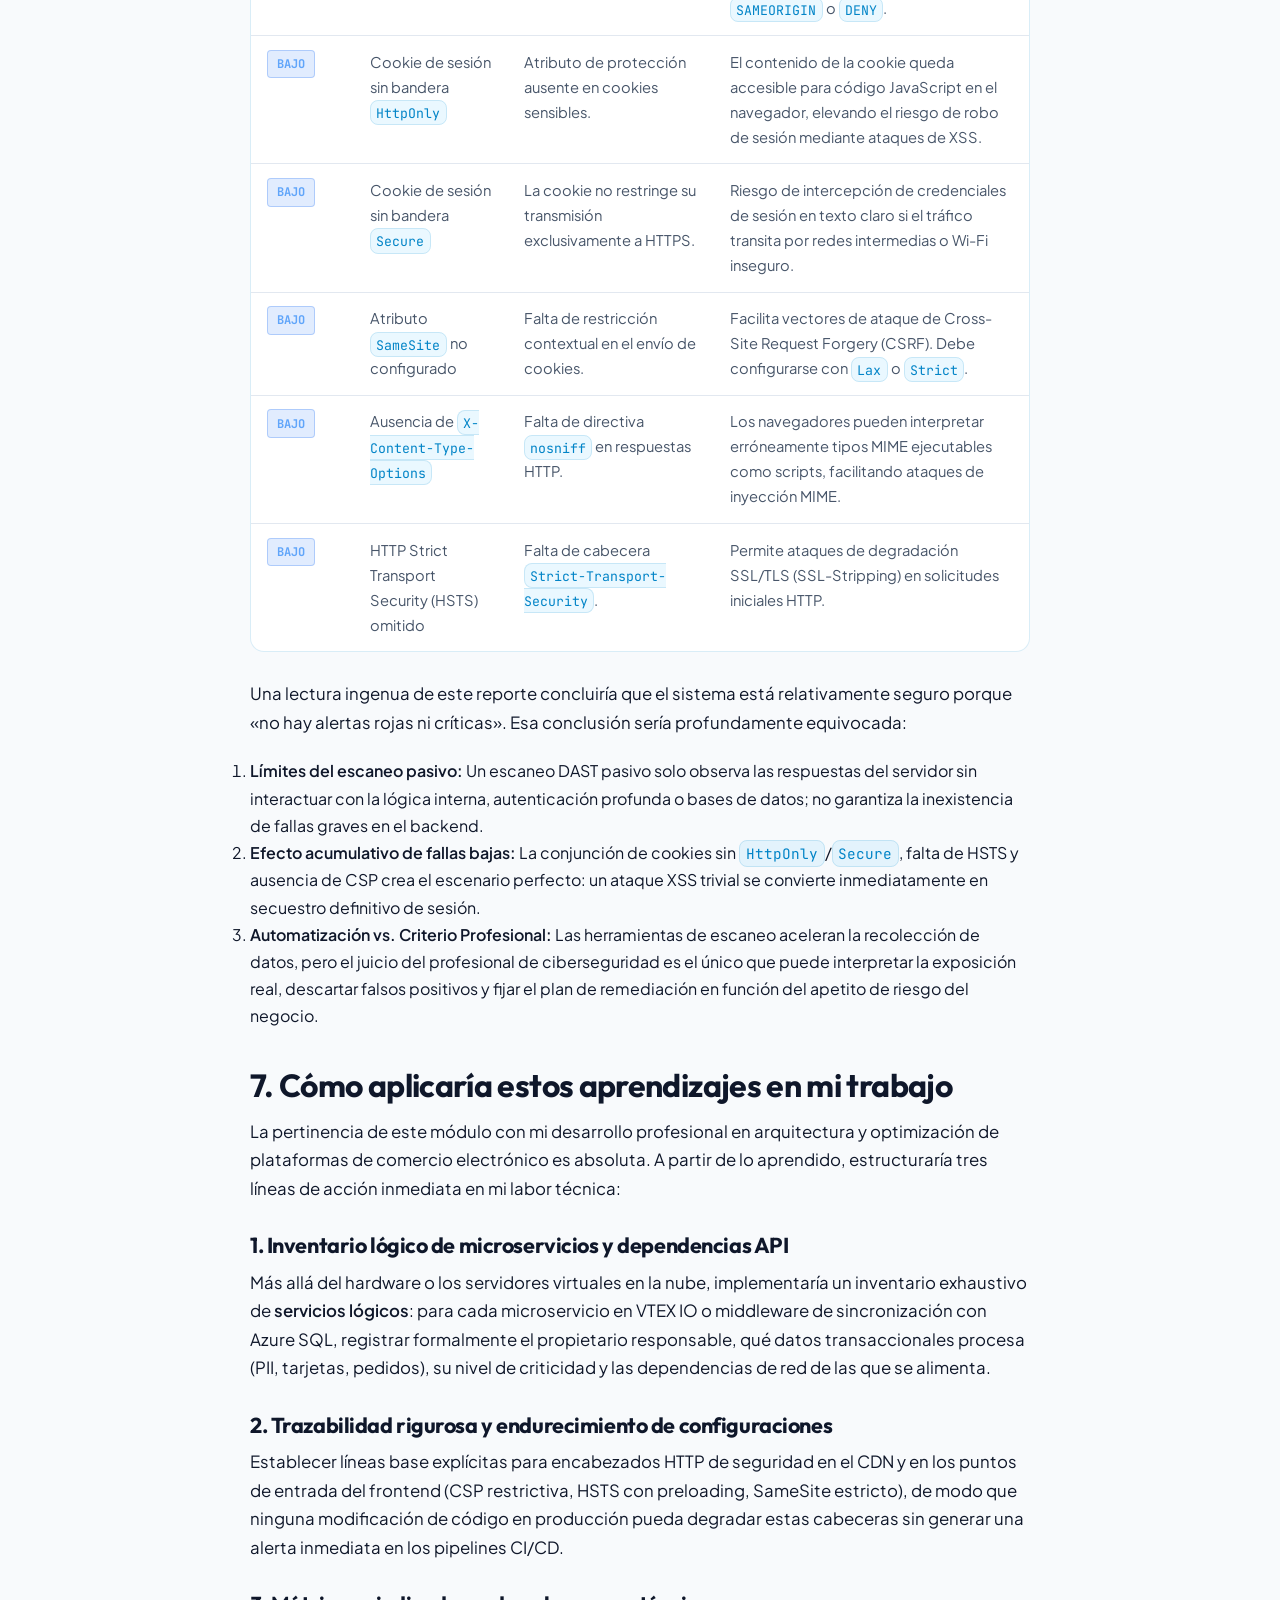
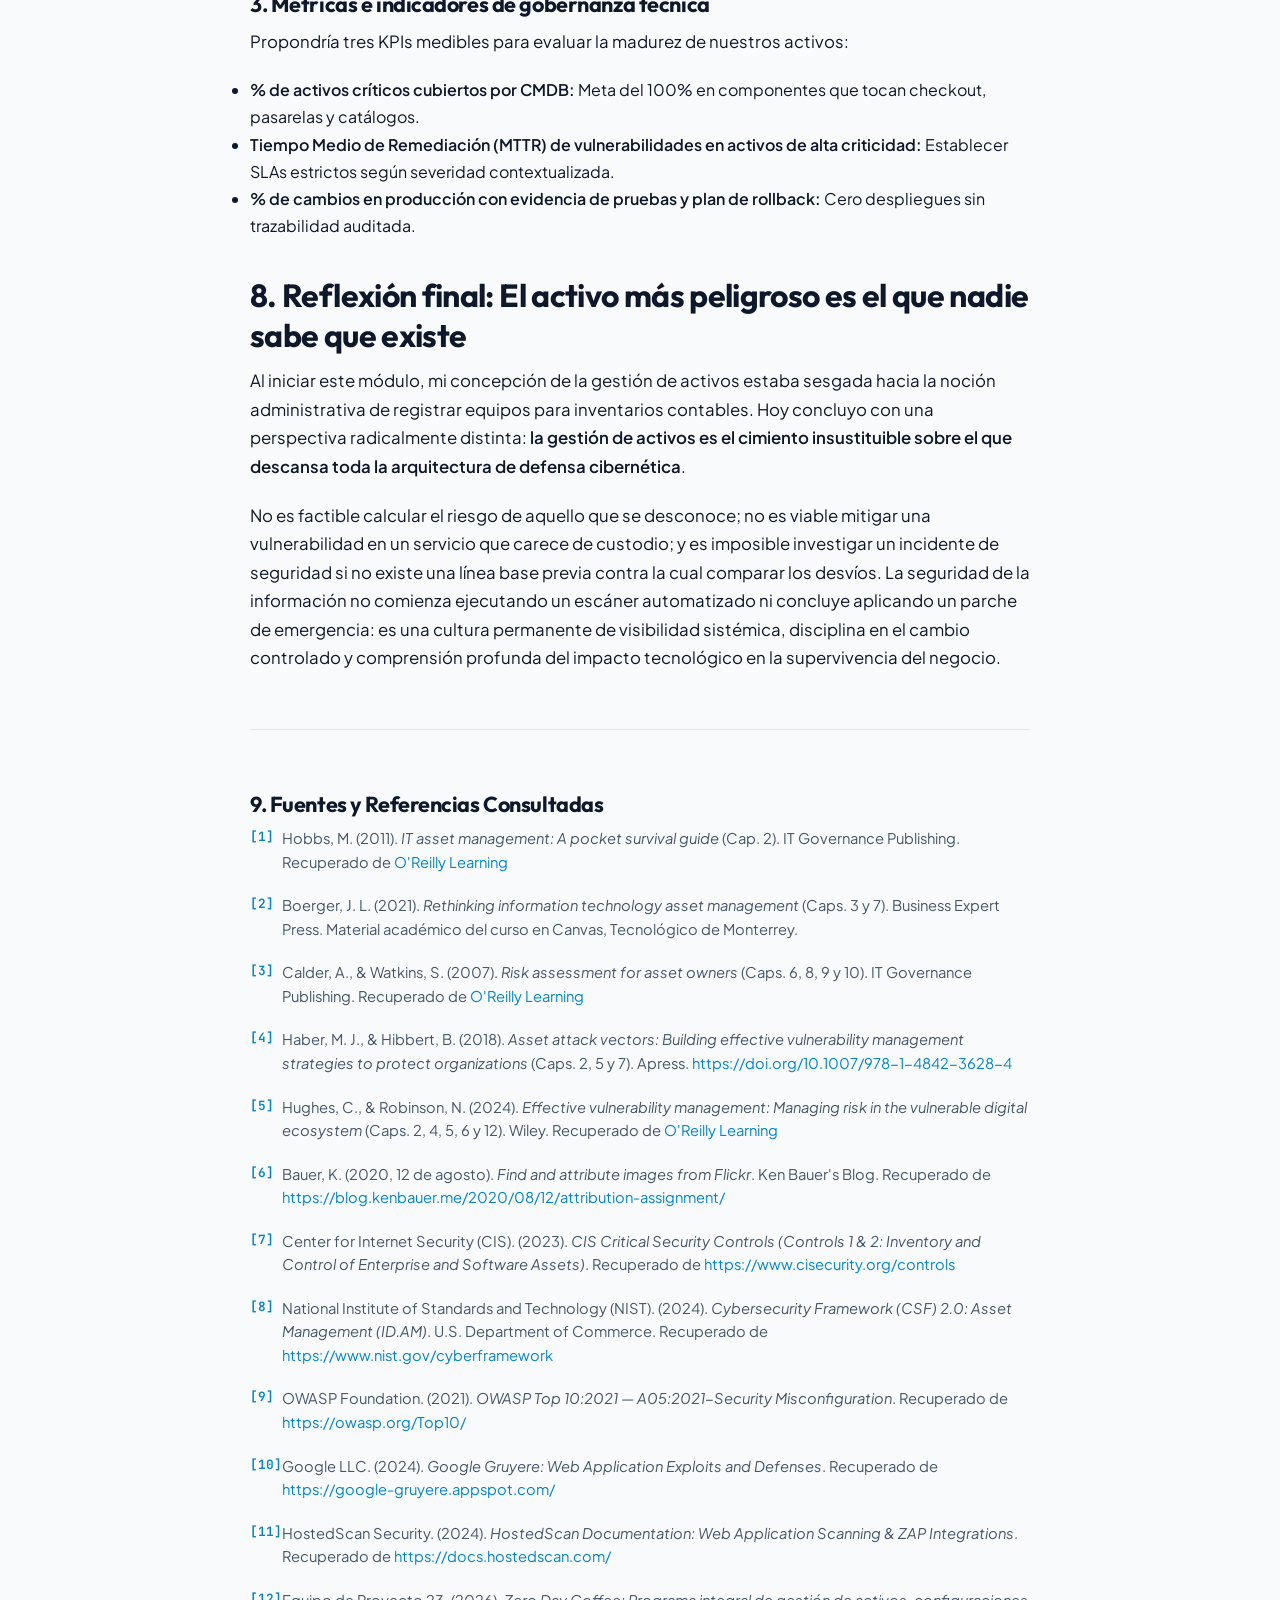
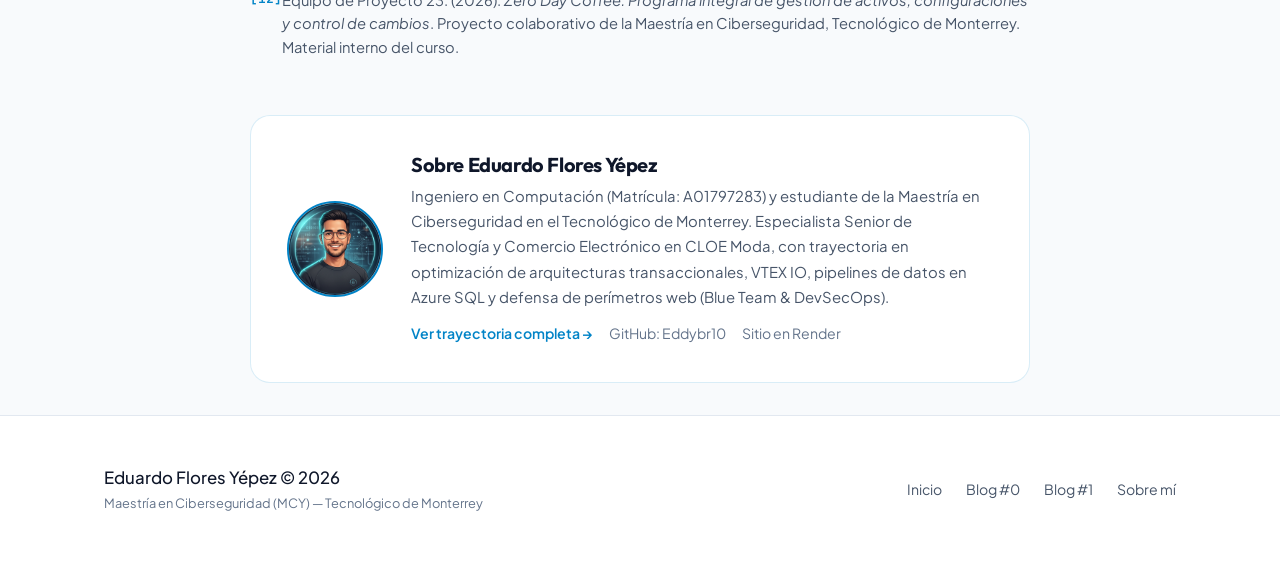
<file: posts/blog-1-gestion-activos-riesgo.html>
<!DOCTYPE html>
<html lang="es" data-theme="dark">
<head>
  <meta charset="UTF-8">
  <meta name="viewport" content="width=device-width, initial-scale=1.0">
  <title>Blog #1: Lo que aprendí sobre gestión de activos — Conocer la tecnología antes de intentar protegerla | Eduardo Flores Yépez</title>
  <meta name="description" content="Reflexión académica de Eduardo Flores Yépez para la Maestría en Ciberseguridad (MCY) en el Tec de Monterrey sobre el Módulo 1: gestión de activos, CMDB, líneas base, control de cambios y análisis con HostedScan.">
  <meta name="author" content="Eduardo Flores Yépez">
  <link rel="stylesheet" href="../assets/css/style.css">
  <link rel="icon" href="data:image/svg+xml,<svg xmlns=%22http://www.w3.org/2000/svg%22 viewBox=%220 0 100 100%22><text y=%22.9em%22 font-size=%2290%22>🛡️</text></svg>">
</head>
<body>
  <!-- Barra de progreso de lectura superior -->
  <div id="reading-progress"></div>

  <!-- Orbes decorativos de fondo -->
  <div class="bg-glow-orb"></div>
  <div class="bg-glow-orb-2"></div>

  <!-- Encabezado y Navegación Principal -->
  <header class="site-header">
    <div class="container nav-wrapper">
      <a href="../index.html" class="logo-brand">
        <span class="logo-badge">EF</span>
        <span>Eduardo Flores Yépez</span>
      </a>

      <nav>
        <ul class="nav-links">
          <li><a href="../index.html">Inicio</a></li>
          <li><a href="blog-0-hola-mundo.html">Blog #0</a></li>
          <li><a href="blog-1-gestion-activos-riesgo.html" class="active">Blog #1</a></li>
          <li><a href="../about.html">Sobre mí</a></li>
        </ul>
      </nav>

      <div class="nav-actions">
        <button id="theme-toggle" class="theme-toggle-btn" aria-label="Cambiar tema">
          <!-- Icono inyectado por JS -->
        </button>
      </div>
    </div>
  </header>

  <main class="container">
    <article class="article-container" id="article-content">
      
      <!-- Cabecera del Artículo -->
      <header class="post-header">
        <div class="post-breadcrumbs">
          <a href="../index.html">Inicio</a> <span>/</span> <a href="../index.html#articulos">Publicaciones</a> <span>/</span> <span>Blog #1</span>
        </div>

        <div class="post-meta">
          <span class="post-tag">Maestría en Ciberseguridad (MCY)</span>
          <span class="post-tag">Configuración de Activos y Gestión de Vulnerabilidad</span>
          <span class="post-tag">Actividad Blog #1</span>
        </div>

        <h1 class="post-headline">
          Lo que aprendí sobre gestión de activos: conocer la tecnología antes de intentar protegerla
        </h1>

        <p style="font-size: 1.15rem; color: var(--text-muted); line-height: 1.6; margin-top: -0.5rem; margin-bottom: 1.5rem;">
          Reflexión personal sobre el Módulo 1: Fundamentos de Gestión de Activos y su Relación con el Riesgo. De inventarios pasivos a la toma estratégica de decisiones basada en criticidad, dependencias CMDB y trazabilidad.
        </p>

        <div class="post-author-bar">
          <div class="author-info-group">
            <img src="../assets/img/eduardo-avatar.jpg" alt="Eduardo Flores Yépez" class="author-thumb">
            <div>
              <div class="author-name">Eduardo Flores Yépez</div>
              <div class="author-role">Ingeniero en Computación | Matrícula: A01797283 | MCY @ Tec de Monterrey</div>
            </div>
          </div>

          <div style="text-align: right;">
            <div style="font-size: 0.85rem; color: var(--text-dim); font-family: var(--font-mono);">
              18 de octubre de 2026
            </div>
            <div id="reading-time" style="font-size: 0.82rem; color: var(--accent-cyan); font-weight: 500;">
              Calculando lectura...
            </div>
          </div>
        </div>

        <!-- Botón rápido para copiar enlace permalink -->
        <div style="margin-top: -0.5rem; margin-bottom: 1.5rem; display: flex; justify-content: flex-end;">
          <button id="copy-permalink-btn" style="background: none; border: 1px dashed var(--border-card); color: var(--text-muted); font-size: 0.82rem; padding: 0.4rem 0.8rem; border-radius: 6px; cursor: pointer; display: inline-flex; align-items: center; gap: 0.4rem;">
            <svg width="14" height="14" viewBox="0 0 24 24" fill="none" stroke="currentColor" stroke-width="2">
              <path d="M10 13a5 5 0 0 0 7.54.54l3-3a5 5 0 0 0-7.07-7.07l-1.72 1.71"></path>
              <path d="M14 11a5 5 0 0 0-7.54-.54l-3 3a5 5 0 0 0 7.07 7.07l1.71-1.71"></path>
            </svg>
            Copiar enlace directo (Permalink)
          </button>
        </div>
      </header>

      <!-- Imagen Principal del Artículo con Atribución -->
      <figure class="article-hero-media">
        <img src="../assets/img/asset-management-hero.jpg" alt="Visualización conceptual de Gestión de Activos de TI (CMDB) y Mapeo de Vulnerabilidades Cibernéticas">
      </figure>

      <!-- Cuadro de Atribución según lineamientos de Ken Bauer -->
      <aside class="attribution-card">
        <strong>Atribución de recurso visual:</strong> Obra conceptual original <em>"Cyber Vulnerability Mapping &amp; IT Asset Management (CMDB)"</em>, diseñada y producida digitalmente bajo licencia <a href="https://creativecommons.org/licenses/by/4.0/deed.es" target="_blank" rel="noopener">Creative Commons Atribución 4.0 Internacional (CC BY 4.0)</a> para este blog académico. Siguiendo las directrices de atribución de <a href="https://blog.kenbauer.me/2020/08/12/attribution-assignment/" target="_blank" rel="noopener">Bauer (2020)</a>, este gráfico ilustra la interacción simbiótica entre topología de red, bases de datos de configuración (CMDB), monitoreo de cambios y priorización del riesgo cibernético.
      </aside>

      <!-- Tabla de Contenido -->
      <div class="toc-box">
        <div class="toc-title">
          <svg width="18" height="18" viewBox="0 0 24 24" fill="none" stroke="currentColor" stroke-width="2">
            <line x1="8" y1="6" x2="21" y2="6"></line>
            <line x1="8" y1="12" x2="21" y2="12"></line>
            <line x1="8" y1="18" x2="21" y2="18"></line>
            <line x1="3" y1="6" x2="3.01" y2="6"></line>
            <line x1="3" y1="12" x2="3.01" y2="12"></line>
            <line x1="3" y1="18" x2="3.01" y2="18"></line>
          </svg>
          Índice de la reflexión
        </div>
        <ol class="toc-list">
          <li><a href="#introduccion-riesgo">1. Introducción: De administrar sistemas a entender el riesgo</a></li>
          <li><a href="#inventario-decisiones">2. Primer aprendizaje: Un inventario debe servir para tomar decisiones</a></li>
          <li><a href="#zero-day-coffee">3. Proyecto Zero Day Coffee: Llevar la teoría a una empresa ficticia</a></li>
          <li><a href="#control-cambios">4. Control de cambios: La rapidez también necesita disciplina</a></li>
          <li><a href="#activos-a-vulnerabilidades">5. De la gestión de activos a la gestión de vulnerabilidades</a></li>
          <li><a href="#laboratorio-hostedscan">6. Laboratorio HostedScan: Interpretar es tan importante como escanear</a></li>
          <li><a href="#aplicacion-laboral">7. Cómo aplicaría estos aprendizajes en mi trabajo</a></li>
          <li><a href="#reflexion-final">8. Reflexión final: El activo más peligroso es el que nadie sabe que existe</a></li>
          <li><a href="#referencias">9. Fuentes y Referencias Consultadas</a></li>
        </ol>
      </div>

      <!-- CUERPO PRINCIPAL DEL ARTÍCULO -->

      <!-- SECCIÓN 1: INTRODUCCIÓN -->
      <section id="introduccion-riesgo">
        <h2>1. Introducción: De administrar sistemas a entender el riesgo</h2>
        <p>
          En mi trabajo cotidiano como desarrollador e ingeniero enfocado en plataformas de comercio electrónico de alta demanda, estoy habituado a pensar en aplicaciones, integraciones API, bases de datos relacionales, microservicios y despliegues que deben operar con absoluta disponibilidad y velocidad. Con frecuencia, la inercia del día a día nos empuja a priorizar la extinción de incendios: resolver un fallo en pasarela de pago, liberar un parche urgente de checkout o mantener el rendimiento en picos de tráfico.
        </p>
        <p>
          Sin embargo, cursar este primer módulo de la maestría me obligó a detenerme frente a una pregunta deceptivamente elemental: <strong>¿cómo podemos proteger adecuadamente una infraestructura digital si no tenemos absoluta certeza de qué activos la componen, quién es el propietario responsable de cada uno y qué procesos neurálgicos del negocio dependen de su funcionamiento?</strong>
        </p>
        <p>
          Mi principal conclusión y aprendizaje fue que la gestión de activos no debe degradarse jamás a una simple lista de inventario o un archivo de Excel estático. Gestionar activos significa identificar formalmente componentes tecnológicos, clasificarlos según su criticidad para la continuidad de la operación, modelar sus interdependencias sistémicas, documentar configuraciones en líneas base auditables y erigir controles de cambio para que cada modificación no introduzca vulnerabilidades invisibles. Lo crucial no es saber qué existe físicamente, sino comprender el <strong>impacto real</strong> si un componente falla, cambia de forma inadvertida o resulta comprometido por un adversario.
        </p>

        <div class="callout-box">
          <div class="callout-title">
            <svg width="18" height="18" viewBox="0 0 24 24" fill="none" stroke="currentColor" stroke-width="2"><circle cx="12" cy="12" r="10"></circle><line x1="12" y1="16" x2="12" y2="12"></line><line x1="12" y1="8" x2="12.01" y2="8"></line></svg>
            Conexión de Aprendizaje Integral
          </div>
          <p style="margin: 0; font-size: 0.93rem; color: var(--text-main);">
            A lo largo de estas semanas conecté los marcos teóricos de las lecturas (<a href="#ref-1">Hobbs, 2011</a>; <a href="#ref-2">Boerger, 2021</a>; <a href="#ref-3">Calder &amp; Watkins, 2007</a>) con el proyecto colaborativo <strong>Zero Day Coffee</strong> y la práctica técnica de escaneo de vulnerabilidades mediante <strong>HostedScan</strong> y <strong>Google Gruyere</strong>. Esta sinergia permitió unir la planeación estratégica, la administración de configuraciones y la evaluación técnica del riesgo.
          </p>
        </div>
      </section>

      <!-- SECCIÓN 2: PRIMER APRENDIZAJE -->
      <section id="inventario-decisiones">
        <h2>2. Primer aprendizaje: Un inventario debe servir para tomar decisiones</h2>
        <p>
          Una de las ideas más reveladoras del módulo fue distinguir entre tener una lista de activos y disponer de un verdadero <strong>inventario operativo útil para la seguridad</strong>. Cualquier registro superficial puede listar nombres de servidores o direcciones IP; no obstante, esa información aislada es incapaz de sustentar una evaluación de riesgo sensata. Para que un activo sea accionable, debe enriquecerse obligatoriamente con metadatos contextuales:
        </p>
        <ul>
          <li><strong>Propietario / Custodio:</strong> Identidad con nombre y cargo responsable del activo y de autorizar cambios sobre él.</li>
          <li><strong>Ubicación y Entorno:</strong> Si reside en premisa, nube pública, privada, staging o producción.</li>
          <li><strong>Función operativa y criticidad:</strong> Nivel de impacto si sufre degradación o secuestro.</li>
          <li><strong>Línea base de configuración:</strong> Versión de software, parches instalados, puertos abiertos y endurecimiento (hardening) aplicado.</li>
          <li><strong>Relaciones de dependencia:</strong> Qué bases de datos, APIs o procesos de negocio consumen su salida.</li>
        </ul>
        <p>
          Este principio lo contrasté directamente con las lecturas asignadas en la semana 2: el capítulo 2 de <a href="#ref-1">Hobbs (2011)</a> y los capítulos 3 y 7 de <a href="#ref-2">Boerger (2021)</a>. Más que memorizar taxonomías teóricas, mi interés radicó en contraponer el enfoque administrativo tradicional con la urgencia defensiva: <em>un inventario desactualizado o ciego ante las dependencias no solo es inútil, sino activamente peligroso</em>, pues engendra una falsa sensación de seguridad mientras deja servicios en la sombra (Shadow IT) o endpoints huérfanos a merced de atacantes.
        </p>
        <p>
          Llevado a la realidad del comercio electrónico, esto es crítico: un checkout no opera en el vacío. Depende de servicios de tokenización bancaria, sistemas ERP de inventario en tiempo real, webhooks de mensajería y microservicios de analítica. Si uno de estos eslabones no está formalmente inventariado, será imposible programar su remediación preventiva o prever el impacto en cascada ante una contingencia. Un inventario no es un artefacto estático que se elabora para una auditoría; es una disciplina viva que cubre todo el ciclo de vida del activo.
        </p>
      </section>

      <!-- SECCIÓN 3: PROYECTO ZERO DAY COFFEE -->
      <section id="zero-day-coffee">
        <h2>3. Proyecto Zero Day Coffee: Llevar la teoría a una empresa ficticia</h2>
        <p>
          La experiencia práctica más formativa del módulo fue el desarrollo colaborativo del proyecto <strong>Zero Day Coffee</strong>, una propuesta completa de gestión de activos, configuración y control de cambios para una cadena de 11 sucursales de cafeterías en la Ciudad de México. El entorno simulaba la realidad de muchas empresas en expansión: terminales de punto de venta (POS), conectividad Wi-Fi para clientes y empleados, un ERP centralizado de inventarios y una aplicación móvil de lealtad. El diagnóstico inicial revelaba falta de control centralizado, configuraciones dispares por sucursal y cambios informales sin bitácora.
        </p>
        <p>
          Mi responsabilidad individual se centró en la <strong>planificación estructural del programa</strong>: delimitar el alcance, establecer objetivos medibles, asignar roles y responsabilidades (RACI), formular la matriz de criticidad, normar el uso de líneas base, definir el procedimiento operativo de cambios y trazar el cronograma de ejecución a 16 semanas.
        </p>

        <h3>Clasificar por criticidad, no tratar todo igual</h3>
        <p>
          Establecimos tres niveles rigurosos de criticidad. La premisa fundamental fue que <em>el valor de un activo para la seguridad no se mide por su costo financiero ni por lo sofisticado de su tecnología, sino por el impacto directo que su interrupción o compromiso genera en los ingresos, la reputación y la continuidad operativa del negocio</em>.
        </p>

        <div class="table-responsive">
          <table class="article-table">
            <thead>
              <tr>
                <th>Nivel de Criticidad</th>
                <th>Activos Involucrados</th>
                <th>Impacto en el Negocio</th>
                <th>Requerimientos de Control</th>
              </tr>
            </thead>
            <tbody>
              <tr>
                <td><span class="badge-severity high">Alta Criticidad</span></td>
                <td>Terminales POS, Core Switches/Firewalls, Base de Datos ERP, API de Cobros</td>
                <td>Paralización inmediata de ventas, fuga de datos de tarjetahabientes (PCI-DSS) o suspensión del negocio.</td>
                <td>Líneas base estrictas, monitoreo continuo 24/7, cambios evaluados por CAB, EDR obligatorio.</td>
              </tr>
              <tr>
                <td><span class="badge-severity medium">Media Criticidad</span></td>
                <td>Laptops administrativas, servidor de reportes, portales de gestión de empleados</td>
                <td>Retraso en tareas administrativas secundarias; existen alternativas operativas de contingencia.</td>
                <td>Actualizaciones programadas fuera de horario hábil, respaldo semanal, aprobación por jefatura.</td>
              </tr>
              <tr>
                <td><span class="badge-severity low">Baja Criticidad</span></td>
                <td>Tabletas de menú digital, pantallas informativas de precios, impresoras auxiliares</td>
                <td>Impacto mínimo o estético; no interrumpe el flujo transaccional.</td>
                <td>Configuración estándar, cambios delegados al soporte local con bitácora diferida.</td>
              </tr>
            </tbody>
          </table>
        </div>

        <h3>La línea base como fuente de verdad y evidencia forense</h3>
        <p>
          Un punto angular que diseñé fue el protocolo de <strong>líneas base de configuración (Configuration Baselines)</strong>. En lugar de permitir ajustes ad-hoc en los dispositivos de red, modelamos referencias formales. Por ejemplo, para el firewall perimetral de la primera sucursal:
        </p>
        
        <pre><code>// Evolución auditable de configuración en CMDB
Activo: FW-CDMX01-001 (Firewall Perimetral Sucursal Del Valle)
Línea Base Inicial:  LB-FW-1.0 (Hash SHA-256 verificado | Aprobado 01/Oct/2026)
Solicitud de Cambio: CHG-2026-084 (Apertura de puerto seguro para nueva terminal POS)
Línea Base Nueva:    LB-FW-1.1 (Autorizado por CAB | Implementado 12/Oct/2026 con Rollback validado)</code></pre>

        <p>
          Comprendí que la línea base no es solo una buena práctica técnica: es <strong>evidencia forense y resiliencia</strong>. Si se desata una falla o una intrusión tras un cambio, la línea base permite responder con certeza: <em>¿qué cambió exactamente?, ¿quién lo autorizó?, ¿cuál era la versión previa y cuál es el procedimiento de reversión comprobado?</em>
        </p>

        <h3>Dependencias en la CMDB: el riesgo cruzado</h3>
        <p>
          Al mapear la base de datos de gestión de configuración (CMDB), quedó patente cómo un firewall no es un objeto aislado: sostiene el túnel VPN hacia el ERP y segmenta la red de las terminales POS de la red Wi-Fi de clientes. Si un ingeniero actualiza el firmware del firewall asumiendo que solo afectará el enrutamiento general, pero la actualización rompe la negociación TLS de los datáfonos, detiene la facturación completa de la sucursal. La CMDB responde <em>qué depende de qué</em>, transformando una alerta técnica en entendimiento del negocio.
        </p>

        <div class="callout-box security">
          <div class="callout-title">
            <svg width="18" height="18" viewBox="0 0 24 24" fill="none" stroke="currentColor" stroke-width="2"><path d="M12 22s8-4 8-10V5l-8-3-8 3v7c0 6 8 10 8 10z"></path></svg>
            Plan de Despliegue Estructurado (16 Semanas)
          </div>
          <p style="margin: 0; font-size: 0.92rem; color: var(--text-main);">
            El plan propuesto comprendió cuatro fases: <strong>Fase 1: Preparación y Gobernanza</strong> (Semanas 1–2), <strong>Fase 2: Inventario Físico/Lógico y CMDB con Snipe-IT</strong> (Semanas 3–6), <strong>Fase 3: Líneas Base y Piloto en 2 Sucursales</strong> (Semanas 7–10) y <strong>Fase 4: Despliegue General, Integración EDR y Monitoreo Continuo</strong> (Semanas 11–16). Ninguna herramienta resuelve la seguridad por sí misma; la tecnología solo rinde frutos cuando opera sobre procesos y responsabilidades claros.
          </p>
        </div>
      </section>

      <!-- SECCIÓN 4: CONTROL DE CAMBIOS -->
      <section id="control-cambios">
        <h2>4. Control de cambios: La rapidez también necesita disciplina</h2>
        <p>
          En el ecosistema tecnológico actual, permeado por filosofías ágiles y continuous delivery, suele existir una resistencia cultural hacia los procesos de control de cambios, tachándolos erróneamente de «burocracia que frena la innovación». Sin embargo, las lecciones aprendidas en incidentes de producción demuestran lo contrario: la mayoría de las interrupciones críticas y brechas de seguridad no derivan de ciberataques sofisticados de día cero, sino de <strong>cambios internos no evaluados, parches mal probados o desvíos silenciosos de configuración</strong>.
        </p>
        <p>
          En la propuesta de Zero Day Coffee estructuramos tres categorías operativas de cambios para balancear agilidad y rigor:
        </p>
        <ul>
          <li><strong>Cambios Estándar:</strong> Tareas recurrentes, de bajísimo riesgo y procedimiento preaprobado (ej. renovación de certificados TLS con script validado o actualización menor de antivirus). No requieren sesión del CAB; se ejecutan con bitácora automatizada.</li>
          <li><strong>Cambios Normales:</strong> Modificaciones significativas (reglas de firewall, actualización del ERP, migración de bases de datos). Sometidos a evaluación de impacto, pruebas en entorno espejo, aprobación del Comité de Cambios (CAB) y calendarización en ventana de mantenimiento.</li>
          <li><strong>Cambios de Emergencia:</strong> Activados ante caídas de servicio o mitigación de vulnerabilidades explotadas activamente. Requieren aprobación rápida de un subcomité de emergencia (ECAB), pero demandan documentación y auditoría post-mortem obligatoria dentro de las siguientes 24 horas.</li>
        </ul>
        <blockquote>
          <p>"Un cambio exitoso no es aquel que se implementó rápido y no arrojó errores inmediatos en consola. Un cambio verdaderamente exitoso preserva la seguridad del ecosistema, garantiza la continuidad del servicio y deja evidencia trazable para quien deba auditarlo o mantenerlo mañana."</p>
        </blockquote>
      </section>

      <!-- SECCIÓN 5: DE ACTIVOS A VULNERABILIDADES -->
      <section id="activos-a-vulnerabilidades">
        <h2>5. De la gestión de activos a la gestión de vulnerabilidades</h2>
        <p>
          Las semanas subsecuentes del módulo expandieron el horizonte hacia la gestión y explotación de vulnerabilidades, a través de las lecturas fundamentales de <a href="#ref-3">Calder &amp; Watkins (2007)</a> (caps. 6, 8–10), <a href="#ref-4">Haber &amp; Hibbert (2018)</a> (caps. 2, 5, 7) y <a href="#ref-5">Hughes &amp; Robinson (2024)</a> (caps. 2, 4–6, 12).
        </p>
        <p>
          El aprendizaje clave que extraje de estas obras es que <strong>una vulnerabilidad técnica (CVE) carece de significado por sí sola si no se cruza contra el contexto del activo</strong>. La ecuación del riesgo no es binaria:
        </p>

        <pre><code>Riesgo = Impacto del Activo en el Negocio  ×  Probabilidad de Explotación (Exposición / Vectores de Ataque)</code></pre>

        <p>
          Un puntaje CVSS de 8.5 en un servidor web perimetral que almacena tokens bancarios exige una respuesta de emergencia inmediata; ese mismo puntaje en una máquina virtual de pruebas aislada en una VLAN sin acceso a Internet puede gestionarse dentro del ciclo regular de parches. Por ende, la gestión de vulnerabilidades no consiste en ejecutar ciegamente herramientas para generar reportes kilométricos que abrumen al equipo, sino en priorizar de forma quirúrgica dónde intervenir para reducir el mayor volumen de riesgo residual admisible para la organización.
        </p>
      </section>

      <!-- SECCIÓN 6: LABORATORIO HOSTEDSCAN -->
      <section id="laboratorio-hostedscan">
        <h2>6. Laboratorio HostedScan: Interpretar es tan importante como escanear</h2>
        <p>
          La oportunidad de ver esta teoría en acción ocurrió en la práctica de laboratorio utilizando la plataforma <strong>HostedScan Security</strong> sobre una instancia controlada y autorizada de <strong>Google Gruyere</strong>. Este ejercicio consistió en un análisis de seguridad dinámico pasivo (basado en el motor de <strong>OWASP ZAP</strong>), inspeccionando encabezados de respuesta HTTP, atributos de sesión y configuraciones de transporte.
        </p>
        <p>
          El escaneo arrojó un total de <strong>7 hallazgos de seguridad</strong>: 2 de severidad media y 5 de severidad baja, sin registrar alertas críticas o altas:
        </p>

        <div class="table-responsive">
          <table class="article-table">
            <thead>
              <tr>
                <th>Severidad</th>
                <th>Hallazgo Identificado</th>
                <th>Vulnerabilidad / Mecanismo</th>
                <th>Impacto Real y Remediación</th>
              </tr>
            </thead>
            <tbody>
              <tr>
                <td><span class="badge-severity medium">Medio</span></td>
                <td>Ausencia de Content Security Policy (CSP)</td>
                <td>Falta de cabecera <code>Content-Security-Policy</code> en el servidor web.</td>
                <td>Permite que scripts maliciosos inyectados por XSS descarguen recursos externos o exfiltren credenciales. Se soluciona definiendo orígenes autorizados para scripts y estilos.</td>
              </tr>
              <tr>
                <td><span class="badge-severity medium">Medio</span></td>
                <td>Falta de protección contra Clickjacking</td>
                <td>Omisión de cabecera <code>X-Frame-Options</code> o directiva <code>frame-ancestors</code> en CSP.</td>
                <td>Un atacante puede embeber la aplicación dentro de un <code>&lt;iframe&gt;</code> transparente y engañar a un usuario autenticado para realizar acciones involuntarias. Remediación con <code>SAMEORIGIN</code> o <code>DENY</code>.</td>
              </tr>
              <tr>
                <td><span class="badge-severity low">Bajo</span></td>
                <td>Cookie de sesión sin bandera <code>HttpOnly</code></td>
                <td>Atributo de protección ausente en cookies sensibles.</td>
                <td>El contenido de la cookie queda accesible para código JavaScript en el navegador, elevando el riesgo de robo de sesión mediante ataques de XSS.</td>
              </tr>
              <tr>
                <td><span class="badge-severity low">Bajo</span></td>
                <td>Cookie de sesión sin bandera <code>Secure</code></td>
                <td>La cookie no restringe su transmisión exclusivamente a HTTPS.</td>
                <td>Riesgo de intercepción de credenciales de sesión en texto claro si el tráfico transita por redes intermedias o Wi-Fi inseguro.</td>
              </tr>
              <tr>
                <td><span class="badge-severity low">Bajo</span></td>
                <td>Atributo <code>SameSite</code> no configurado</td>
                <td>Falta de restricción contextual en el envío de cookies.</td>
                <td>Facilita vectores de ataque de Cross-Site Request Forgery (CSRF). Debe configurarse con <code>Lax</code> o <code>Strict</code>.</td>
              </tr>
              <tr>
                <td><span class="badge-severity low">Bajo</span></td>
                <td>Ausencia de <code>X-Content-Type-Options</code></td>
                <td>Falta de directiva <code>nosniff</code> en respuestas HTTP.</td>
                <td>Los navegadores pueden interpretar erróneamente tipos MIME ejecutables como scripts, facilitando ataques de inyección MIME.</td>
              </tr>
              <tr>
                <td><span class="badge-severity low">Bajo</span></td>
                <td>HTTP Strict Transport Security (HSTS) omitido</td>
                <td>Falta de cabecera <code>Strict-Transport-Security</code>.</td>
                <td>Permite ataques de degradación SSL/TLS (SSL-Stripping) en solicitudes iniciales HTTP.</td>
              </tr>
            </tbody>
          </table>
        </div>

        <p>
          Una lectura ingenua de este reporte concluiría que el sistema está relativamente seguro porque «no hay alertas rojas ni críticas». Esa conclusión sería profundamente equivocada:
        </p>
        <ol>
          <li><strong>Límites del escaneo pasivo:</strong> Un escaneo DAST pasivo solo observa las respuestas del servidor sin interactuar con la lógica interna, autenticación profunda o bases de datos; no garantiza la inexistencia de fallas graves en el backend.</li>
          <li><strong>Efecto acumulativo de fallas bajas:</strong> La conjunción de cookies sin <code>HttpOnly</code>/<code>Secure</code>, falta de HSTS y ausencia de CSP crea el escenario perfecto: un ataque XSS trivial se convierte inmediatamente en secuestro definitivo de sesión.</li>
          <li><strong>Automatización vs. Criterio Profesional:</strong> Las herramientas de escaneo aceleran la recolección de datos, pero el juicio del profesional de ciberseguridad es el único que puede interpretar la exposición real, descartar falsos positivos y fijar el plan de remediación en función del apetito de riesgo del negocio.</li>
        </ol>
      </section>

      <!-- SECCIÓN 7: APLICACIÓN LABORAL -->
      <section id="aplicacion-laboral">
        <h2>7. Cómo aplicaría estos aprendizajes en mi trabajo</h2>
        <p>
          La pertinencia de este módulo con mi desarrollo profesional en arquitectura y optimización de plataformas de comercio electrónico es absoluta. A partir de lo aprendido, estructuraría tres líneas de acción inmediata en mi labor técnica:
        </p>
        
        <h3>1. Inventario lógico de microservicios y dependencias API</h3>
        <p>
          Más allá del hardware o los servidores virtuales en la nube, implementaría un inventario exhaustivo de <strong>servicios lógicos</strong>: para cada microservicio en VTEX IO o middleware de sincronización con Azure SQL, registrar formalmente el propietario responsable, qué datos transaccionales procesa (PII, tarjetas, pedidos), su nivel de criticidad y las dependencias de red de las que se alimenta.
        </p>

        <h3>2. Trazabilidad rigurosa y endurecimiento de configuraciones</h3>
        <p>
          Establecer líneas base explícitas para encabezados HTTP de seguridad en el CDN y en los puntos de entrada del frontend (CSP restrictiva, HSTS con preloading, SameSite estricto), de modo que ninguna modificación de código en producción pueda degradar estas cabeceras sin generar una alerta inmediata en los pipelines CI/CD.
        </p>

        <h3>3. Métricas e indicadores de gobernanza técnica</h3>
        <p>
          Propondría tres KPIs medibles para evaluar la madurez de nuestros activos:
        </p>
        <ul>
          <li><strong>% de activos críticos cubiertos por CMDB:</strong> Meta del 100% en componentes que tocan checkout, pasarelas y catálogos.</li>
          <li><strong>Tiempo Medio de Remediación (MTTR) de vulnerabilidades en activos de alta criticidad:</strong> Establecer SLAs estrictos según severidad contextualizada.</li>
          <li><strong>% de cambios en producción con evidencia de pruebas y plan de rollback:</strong> Cero despliegues sin trazabilidad auditada.</li>
        </ul>
      </section>

      <!-- SECCIÓN 8: REFLEXIÓN FINAL -->
      <section id="reflexion-final">
        <h2>8. Reflexión final: El activo más peligroso es el que nadie sabe que existe</h2>
        <p>
          Al iniciar este módulo, mi concepción de la gestión de activos estaba sesgada hacia la noción administrativa de registrar equipos para inventarios contables. Hoy concluyo con una perspectiva radicalmente distinta: <strong>la gestión de activos es el cimiento insustituible sobre el que descansa toda la arquitectura de defensa cibernética</strong>.
        </p>
        <p>
          No es factible calcular el riesgo de aquello que se desconoce; no es viable mitigar una vulnerabilidad en un servicio que carece de custodio; y es imposible investigar un incidente de seguridad si no existe una línea base previa contra la cual comparar los desvíos. La seguridad de la información no comienza ejecutando un escáner automatizado ni concluye aplicando un parche de emergencia: es una cultura permanente de visibilidad sistémica, disciplina en el cambio controlado y comprensión profunda del impacto tecnológico en la supervivencia del negocio.
        </p>
      </section>

      <!-- SECCIÓN 9: REFERENCIAS ACADÉMICAS -->
      <section id="referencias" class="references-section">
        <h3>9. Fuentes y Referencias Consultadas</h3>
        <ol class="references-list">
          <li id="ref-1">
            Hobbs, M. (2011). <em>IT asset management: A pocket survival guide</em> (Cap. 2). IT Governance Publishing. Recuperado de <a href="https://learning.oreilly.com/library/view/it-asset-management/9781849282949/" target="_blank" rel="noopener">O'Reilly Learning</a>
          </li>
          <li id="ref-2">
            Boerger, J. L. (2021). <em>Rethinking information technology asset management</em> (Caps. 3 y 7). Business Expert Press. Material académico del curso en Canvas, Tecnológico de Monterrey.
          </li>
          <li id="ref-3">
            Calder, A., &amp; Watkins, S. (2007). <em>Risk assessment for asset owners</em> (Caps. 6, 8, 9 y 10). IT Governance Publishing. Recuperado de <a href="https://learning.oreilly.com/library/view/risk-assessment-for/9781849281232/" target="_blank" rel="noopener">O'Reilly Learning</a>
          </li>
          <li id="ref-4">
            Haber, M. J., &amp; Hibbert, B. (2018). <em>Asset attack vectors: Building effective vulnerability management strategies to protect organizations</em> (Caps. 2, 5 y 7). Apress. <a href="https://doi.org/10.1007/978-1-4842-3628-4" target="_blank" rel="noopener">https://doi.org/10.1007/978-1-4842-3628-4</a>
          </li>
          <li id="ref-5">
            Hughes, C., &amp; Robinson, N. (2024). <em>Effective vulnerability management: Managing risk in the vulnerable digital ecosystem</em> (Caps. 2, 4, 5, 6 y 12). Wiley. Recuperado de <a href="https://learning.oreilly.com/library/view/effective-vulnerability-management/9781394221202" target="_blank" rel="noopener">O'Reilly Learning</a>
          </li>
          <li id="ref-6">
            Bauer, K. (2020, 12 de agosto). <em>Find and attribute images from Flickr</em>. Ken Bauer's Blog. Recuperado de <a href="https://blog.kenbauer.me/2020/08/12/attribution-assignment/" target="_blank" rel="noopener">https://blog.kenbauer.me/2020/08/12/attribution-assignment/</a>
          </li>
          <li id="ref-7">
            Center for Internet Security (CIS). (2023). <em>CIS Critical Security Controls (Controls 1 &amp; 2: Inventory and Control of Enterprise and Software Assets)</em>. Recuperado de <a href="https://www.cisecurity.org/controls" target="_blank" rel="noopener">https://www.cisecurity.org/controls</a>
          </li>
          <li id="ref-8">
            National Institute of Standards and Technology (NIST). (2024). <em>Cybersecurity Framework (CSF) 2.0: Asset Management (ID.AM)</em>. U.S. Department of Commerce. Recuperado de <a href="https://www.nist.gov/cyberframework" target="_blank" rel="noopener">https://www.nist.gov/cyberframework</a>
          </li>
          <li id="ref-9">
            OWASP Foundation. (2021). <em>OWASP Top 10:2021 — A05:2021-Security Misconfiguration</em>. Recuperado de <a href="https://owasp.org/Top10/" target="_blank" rel="noopener">https://owasp.org/Top10/</a>
          </li>
          <li id="ref-10">
            Google LLC. (2024). <em>Google Gruyere: Web Application Exploits and Defenses</em>. Recuperado de <a href="https://google-gruyere.appspot.com/" target="_blank" rel="noopener">https://google-gruyere.appspot.com/</a>
          </li>
          <li id="ref-11">
            HostedScan Security. (2024). <em>HostedScan Documentation: Web Application Scanning &amp; ZAP Integrations</em>. Recuperado de <a href="https://docs.hostedscan.com/" target="_blank" rel="noopener">https://docs.hostedscan.com/</a>
          </li>
          <li id="ref-12">
            Equipo de Proyecto 23. (2026). <em>Zero Day Coffee: Programa integral de gestión de activos, configuraciones y control de cambios</em>. Proyecto colaborativo de la Maestría en Ciberseguridad, Tecnológico de Monterrey. Material interno del curso.
          </li>
        </ol>
      </section>

      <!-- Tarjeta Biográfica del Autor al pie del post -->
      <footer class="author-bio-card">
        <img src="../assets/img/eduardo-avatar.jpg" alt="Eduardo Flores Yépez" class="author-bio-avatar">
        <div class="author-bio-text">
          <h3>Sobre Eduardo Flores Yépez</h3>
          <p>
            Ingeniero en Computación (Matrícula: A01797283) y estudiante de la Maestría en Ciberseguridad en el Tecnológico de Monterrey. Especialista Senior de Tecnología y Comercio Electrónico en CLOE Moda, con trayectoria en optimización de arquitecturas transaccionales, VTEX IO, pipelines de datos en Azure SQL y defensa de perímetros web (Blue Team &amp; DevSecOps).
          </p>
          <div style="display: flex; gap: 1rem; font-size: 0.88rem;">
            <a href="../about.html" style="font-weight: 600;">Ver trayectoria completa &rarr;</a>
            <a href="https://github.com/Eddybr10" target="_blank" rel="noopener" style="color: var(--text-dim);">GitHub: Eddybr10</a>
            <a href="https://blog-mcy.onrender.com" target="_blank" rel="noopener" style="color: var(--text-dim);">Sitio en Render</a>
          </div>
        </div>
      </footer>

    </article>
  </main>

  <!-- Pie de Página General -->
  <footer class="site-footer">
    <div class="container footer-content">
      <div>
        <p style="margin: 0; font-weight: 500;">Eduardo Flores Yépez &copy; <span class="current-year">2026</span></p>
        <p style="margin: 0; font-size: 0.8rem; color: var(--text-dim);">
          Maestría en Ciberseguridad (MCY) — Tecnológico de Monterrey
        </p>
      </div>
      <ul class="footer-nav">
        <li><a href="../index.html">Inicio</a></li>
        <li><a href="blog-0-hola-mundo.html">Blog #0</a></li>
        <li><a href="blog-1-gestion-activos-riesgo.html">Blog #1</a></li>
        <li><a href="../about.html">Sobre mí</a></li>
      </ul>
    </div>
  </footer>

  <script src="../assets/js/main.js"></script>
</body>
</html>
</file>
<file: assets/css/style.css>
/* ==========================================================================
   ESTILOS PRINCIPALES - BLOG EDUARDO FLORES YÉPEZ
   Especialidad: Software Engineering, eCommerce & Ciberseguridad
   ========================================================================== */

@import url('https://fonts.googleapis.com/css2?family=JetBrains+Mono:wght@400;500;700&family=Outfit:wght@400;500;600;700;800&family=Plus+Jakarta+Sans:ital,wght@0,300;0,400;0,500;0,600;0,700;1,400&display=swap');

:root {
  /* Dark Mode Tokens (Por defecto) */
  --bg-body: #080d16;
  --bg-surface: #0f1726;
  --bg-card: #141e30;
  --bg-card-hover: #19263e;
  --bg-glass: rgba(15, 23, 38, 0.85);
  
  --border-subtle: rgba(255, 255, 255, 0.08);
  --border-card: rgba(56, 189, 248, 0.12);
  --border-focus: #00f2fe;

  --text-main: #f1f5f9;
  --text-muted: #94a3b8;
  --text-dim: #64748b;

  --accent-cyan: #00f2fe;
  --accent-blue: #3b82f6;
  --accent-indigo: #6366f1;
  --accent-emerald: #10b981;
  --accent-amber: #f59e0b;

  --accent-gradient: linear-gradient(135deg, #00f2fe 0%, #3b82f6 50%, #8b5cf6 100%);
  --cyber-glow: 0 0 25px rgba(0, 242, 254, 0.2);
  --card-shadow: 0 10px 30px -10px rgba(0, 0, 0, 0.5);

  --font-heading: 'Outfit', -apple-system, BlinkMacSystemFont, sans-serif;
  --font-body: 'Plus Jakarta Sans', -apple-system, BlinkMacSystemFont, sans-serif;
  --font-mono: 'JetBrains Mono', monospace;

  --container-max: 1120px;
  --article-max: 780px;
  --radius-sm: 8px;
  --radius-md: 14px;
  --radius-lg: 20px;
  --radius-full: 9999px;
  --transition: all 0.25s cubic-bezier(0.16, 1, 0.3, 1);
}

/* Light Mode Overrides */
[data-theme="light"] {
  --bg-body: #f8fafc;
  --bg-surface: #ffffff;
  --bg-card: #ffffff;
  --bg-card-hover: #f1f5f9;
  --bg-glass: rgba(255, 255, 255, 0.9);

  --border-subtle: #e2e8f0;
  --border-card: rgba(2, 132, 199, 0.15);
  --border-focus: #0284c7;

  --text-main: #0f172a;
  --text-muted: #475569;
  --text-dim: #64748b;

  --accent-cyan: #0284c7;
  --accent-blue: #2563eb;
  --accent-indigo: #4f46e5;
  --accent-emerald: #059669;

  --accent-gradient: linear-gradient(135deg, #0284c7 0%, #2563eb 60%, #7c3aed 100%);
  --cyber-glow: 0 0 20px rgba(2, 132, 199, 0.15);
  --card-shadow: 0 10px 30px -10px rgba(15, 23, 42, 0.08);
}

/* ==========================================================================
   RESET & BASE STYLES
   ========================================================================== */
*, *::before, *::after {
  box-sizing: border-box;
  margin: 0;
  padding: 0;
}

html {
  scroll-behavior: smooth;
  font-size: 16px;
  overflow-x: hidden;
  width: 100%;
  max-width: 100vw;
}

body {
  background-color: var(--bg-body);
  color: var(--text-main);
  font-family: var(--font-body);
  line-height: 1.7;
  -webkit-font-smoothing: antialiased;
  -moz-osx-font-smoothing: grayscale;
  transition: background-color 0.3s ease, color 0.3s ease;
  min-height: 100vh;
  display: flex;
  flex-direction: column;
  overflow-x: hidden;
  width: 100%;
  max-width: 100vw;
  position: relative;
}

/* Scroll progress bar */
#reading-progress {
  position: fixed;
  top: 0;
  left: 0;
  height: 3px;
  background: var(--accent-gradient);
  width: 0%;
  z-index: 1000;
  transition: width 0.1s linear;
}

/* Background cyber glow effect */
.bg-glow-orb {
  position: fixed;
  top: -120px;
  right: -100px;
  width: 500px;
  height: 500px;
  background: radial-gradient(circle, rgba(0, 242, 254, 0.07) 0%, rgba(99, 102, 241, 0.03) 50%, transparent 70%);
  pointer-events: none;
  z-index: 0;
}

.bg-glow-orb-2 {
  position: fixed;
  bottom: -150px;
  left: -100px;
  width: 600px;
  height: 600px;
  background: radial-gradient(circle, rgba(59, 130, 246, 0.05) 0%, rgba(16, 185, 129, 0.03) 50%, transparent 70%);
  pointer-events: none;
  z-index: 0;
}

/* ==========================================================================
   TYPOGRAPHY
   ========================================================================== */
h1, h2, h3, h4, h5, h6 {
  font-family: var(--font-heading);
  color: var(--text-main);
  line-height: 1.25;
  font-weight: 700;
  letter-spacing: -0.02em;
}

h1 { font-size: clamp(2.2rem, 4vw, 3.2rem); }
h2 { font-size: clamp(1.6rem, 2.5vw, 2.1rem); margin-top: 2.2rem; margin-bottom: 0.8rem; }
h3 { font-size: 1.35rem; margin-top: 1.8rem; margin-bottom: 0.6rem; }
h4 { font-size: 1.15rem; margin-top: 1.2rem; margin-bottom: 0.5rem; }

p {
  margin-bottom: 1.25rem;
  color: var(--text-main);
  font-size: 1.05rem;
}

a {
  color: var(--accent-cyan);
  text-decoration: none;
  transition: var(--transition);
}

a:hover {
  text-decoration: underline;
  text-underline-offset: 4px;
}

strong {
  color: var(--text-main);
  font-weight: 600;
}

code {
  font-family: var(--font-mono);
  font-size: 0.9em;
  background: rgba(56, 189, 248, 0.1);
  color: var(--accent-cyan);
  padding: 0.2em 0.4em;
  border-radius: var(--radius-sm);
  border: 1px solid var(--border-card);
}

pre {
  background: #060911;
  border: 1px solid var(--border-card);
  padding: 1.25rem;
  border-radius: var(--radius-md);
  overflow-x: auto;
  margin: 1.5rem 0;
}

pre code {
  background: none;
  border: none;
  padding: 0;
  color: #38bdf8;
  font-size: 0.9rem;
}

blockquote {
  border-left: 3px solid var(--accent-cyan);
  padding: 1rem 1.5rem;
  margin: 1.75rem 0;
  background: var(--bg-card);
  border-radius: 0 var(--radius-md) var(--radius-md) 0;
  font-style: italic;
  color: var(--text-muted);
}

blockquote p:last-child {
  margin-bottom: 0;
}

/* ==========================================================================
   LAYOUT & CONTAINERS
   ========================================================================== */
.container {
  width: 100%;
  max-width: var(--container-max);
  margin: 0 auto;
  padding: 0 1.5rem;
  position: relative;
  z-index: 1;
}

.article-container {
  width: 100%;
  max-width: var(--article-max);
  margin: 0 auto;
  position: relative;
  z-index: 1;
}

/* ==========================================================================
   NAVBAR & HEADER
   ========================================================================== */
.site-header {
  position: sticky;
  top: 0;
  z-index: 100;
  background: var(--bg-glass);
  backdrop-filter: blur(16px);
  -webkit-backdrop-filter: blur(16px);
  border-bottom: 1px solid var(--border-subtle);
  transition: var(--transition);
}

.nav-wrapper {
  display: flex;
  justify-content: space-between;
  align-items: center;
  height: 70px;
}

.logo-brand {
  display: flex;
  align-items: center;
  gap: 0.75rem;
  font-family: var(--font-heading);
  font-weight: 700;
  font-size: 1.15rem;
  color: var(--text-main);
  text-decoration: none;
}

.logo-badge {
  display: inline-flex;
  align-items: center;
  justify-content: center;
  width: 36px;
  height: 36px;
  border-radius: 10px;
  background: var(--accent-gradient);
  color: #080d16;
  font-weight: 800;
  font-family: var(--font-mono);
  box-shadow: var(--cyber-glow);
}

.nav-links {
  display: flex;
  align-items: center;
  gap: 1.75rem;
  list-style: none;
}

.nav-links a {
  color: var(--text-muted);
  font-weight: 500;
  font-size: 0.95rem;
  display: inline-flex;
  align-items: center;
  gap: 0.4rem;
  padding: 0.3rem 0;
  position: relative;
}

.nav-links a:hover,
.nav-links a.active {
  color: var(--text-main);
  text-decoration: none;
}

.nav-links a.active::after {
  content: '';
  position: absolute;
  bottom: -4px;
  left: 0;
  width: 100%;
  height: 2px;
  background: var(--accent-cyan);
  border-radius: 2px;
}

.nav-actions {
  display: flex;
  align-items: center;
  gap: 1rem;
}

.theme-toggle-btn {
  background: var(--bg-card);
  border: 1px solid var(--border-subtle);
  color: var(--text-main);
  width: 40px;
  height: 40px;
  border-radius: 10px;
  display: inline-flex;
  align-items: center;
  justify-content: center;
  cursor: pointer;
  transition: var(--transition);
}

.theme-toggle-btn:hover {
  border-color: var(--accent-cyan);
  transform: translateY(-2px);
  box-shadow: var(--cyber-glow);
}

.btn-cta {
  display: inline-flex;
  align-items: center;
  gap: 0.5rem;
  background: var(--accent-gradient);
  color: #080d16 !important;
  font-weight: 700;
  font-size: 0.9rem;
  padding: 0.55rem 1.15rem;
  border-radius: var(--radius-sm);
  text-decoration: none !important;
  transition: var(--transition);
  border: none;
  cursor: pointer;
}

.btn-cta:hover {
  opacity: 0.92;
  transform: translateY(-2px);
  box-shadow: var(--cyber-glow);
}

/* ==========================================================================
   HERO / BANNER COMPONENT
   ========================================================================== */
.hero-section {
  padding: 4.5rem 0 3rem;
  border-bottom: 1px solid var(--border-subtle);
}

.hero-grid {
  display: grid;
  grid-template-columns: 1fr auto;
  gap: 3rem;
  align-items: center;
}

.hero-tag {
  display: inline-flex;
  align-items: center;
  gap: 0.5rem;
  background: rgba(0, 242, 254, 0.08);
  border: 1px solid var(--border-card);
  color: var(--accent-cyan);
  font-family: var(--font-mono);
  font-size: 0.85rem;
  font-weight: 500;
  padding: 0.35rem 0.9rem;
  border-radius: var(--radius-full);
  margin-bottom: 1.25rem;
  max-width: 100%;
  box-sizing: border-box;
}

.post-meta {
  display: flex;
  align-items: center;
  gap: 0.5rem;
  flex-wrap: wrap;
  margin-bottom: 1rem;
}

.post-breadcrumbs {
  display: flex;
  align-items: center;
  flex-wrap: wrap;
  gap: 0.4rem;
  font-size: 0.85rem;
  color: var(--text-dim);
  margin-bottom: 1.25rem;
}

.hero-tag-pulse {
  width: 8px;
  height: 8px;
  border-radius: 50%;
  background: var(--accent-cyan);
  box-shadow: 0 0 10px var(--accent-cyan);
  animation: pulse 2s infinite;
}

@keyframes pulse {
  0% { transform: scale(0.95); box-shadow: 0 0 0 0 rgba(0, 242, 254, 0.7); }
  70% { transform: scale(1); box-shadow: 0 0 0 8px rgba(0, 242, 254, 0); }
  100% { transform: scale(0.95); box-shadow: 0 0 0 0 rgba(0, 242, 254, 0); }
}

.hero-title {
  margin-bottom: 1.2rem;
}

.hero-title .gradient-text {
  background: var(--accent-gradient);
  -webkit-background-clip: text;
  -webkit-text-fill-color: transparent;
}

.hero-subtitle {
  font-size: 1.2rem;
  color: var(--text-muted);
  max-width: 680px;
  margin-bottom: 2rem;
  line-height: 1.6;
}

.hero-avatar-box {
  position: relative;
}

.hero-avatar-img {
  width: 170px;
  height: 170px;
  border-radius: 50%;
  object-fit: cover;
  border: 3px solid var(--accent-cyan);
  box-shadow: var(--cyber-glow);
  background: var(--bg-card);
}

.avatar-badge-tag {
  position: absolute;
  bottom: 0px;
  right: -5px;
  background: var(--bg-card);
  border: 1px solid var(--border-card);
  padding: 0.3rem 0.7rem;
  border-radius: var(--radius-full);
  font-family: var(--font-mono);
  font-size: 0.75rem;
  color: var(--accent-cyan);
}

/* ==========================================================================
   METRICS & HIGHLIGHTS BAR
   ========================================================================== */
.metrics-grid {
  display: grid;
  grid-template-columns: repeat(auto-fit, minmax(220px, 1fr));
  gap: 1.25rem;
  margin: 2.5rem 0 0;
}

.metric-card {
  background: var(--bg-card);
  border: 1px solid var(--border-subtle);
  border-radius: var(--radius-md);
  padding: 1.25rem 1.5rem;
  transition: var(--transition);
}

.metric-card:hover {
  border-color: var(--border-focus);
  transform: translateY(-2px);
  box-shadow: var(--card-shadow);
}

.metric-num {
  font-family: var(--font-heading);
  font-size: 2rem;
  font-weight: 800;
  color: var(--accent-cyan);
  display: block;
}

.metric-label {
  font-size: 0.85rem;
  color: var(--text-muted);
  font-weight: 500;
}

/* ==========================================================================
   FEATURED POST CARD & ARTICLES GRID
   ========================================================================== */
.section-title-wrap {
  display: flex;
  justify-content: space-between;
  align-items: flex-end;
  margin: 3.5rem 0 1.75rem;
}

.section-label {
  font-family: var(--font-mono);
  color: var(--accent-cyan);
  font-size: 0.85rem;
  text-transform: uppercase;
  letter-spacing: 0.1em;
  margin-bottom: 0.3rem;
  display: block;
}

.featured-post-card {
  background: var(--bg-card);
  border: 1px solid var(--border-card);
  border-radius: var(--radius-lg);
  overflow: hidden;
  box-shadow: var(--card-shadow);
  transition: var(--transition);
  display: grid;
  grid-template-columns: 1.1fr 1fr;
}

.featured-post-card:hover {
  border-color: var(--accent-cyan);
  transform: translateY(-3px);
  box-shadow: var(--cyber-glow);
}

.featured-img-wrap {
  position: relative;
  min-height: 320px;
  overflow: hidden;
}

.featured-img-wrap img {
  width: 100%;
  height: 100%;
  object-fit: cover;
  transition: transform 0.6s cubic-bezier(0.16, 1, 0.3, 1);
}

.featured-post-card:hover .featured-img-wrap img {
  transform: scale(1.05);
}

.featured-content {
  padding: 2.25rem;
  display: flex;
  flex-direction: column;
  justify-content: center;
}

.post-meta {
  display: flex;
  align-items: center;
  gap: 1rem;
  font-size: 0.85rem;
  color: var(--text-dim);
  margin-bottom: 1rem;
  font-family: var(--font-mono);
}

.post-tag {
  display: inline-block;
  background: rgba(0, 242, 254, 0.1);
  color: var(--accent-cyan);
  padding: 0.2rem 0.6rem;
  border-radius: var(--radius-sm);
  font-weight: 500;
  font-size: 0.78rem;
}

.featured-title {
  font-size: 1.75rem;
  line-height: 1.3;
  margin-bottom: 1rem;
}

.featured-title a {
  color: var(--text-main);
  text-decoration: none;
}

.featured-title a:hover {
  color: var(--accent-cyan);
}

.featured-excerpt {
  color: var(--text-muted);
  font-size: 0.98rem;
  line-height: 1.6;
  margin-bottom: 1.5rem;
}

/* ==========================================================================
   ARTICLE SINGLE VIEW STYLING
   ========================================================================== */
.post-header {
  padding: 4rem 0 2rem;
  text-align: left;
}

.post-breadcrumbs {
  font-family: var(--font-mono);
  font-size: 0.85rem;
  color: var(--text-dim);
  margin-bottom: 1.25rem;
}

.post-breadcrumbs a {
  color: var(--text-muted);
}

.post-breadcrumbs span {
  margin: 0 0.5rem;
}

.post-headline {
  font-size: clamp(2.3rem, 4.5vw, 3.4rem);
  font-weight: 800;
  line-height: 1.18;
  margin-bottom: 1.25rem;
  letter-spacing: -0.025em;
}

.post-author-bar {
  display: flex;
  align-items: center;
  justify-content: space-between;
  flex-wrap: wrap;
  gap: 1.25rem;
  padding: 1.25rem 0;
  margin: 1.5rem 0 2rem;
  border-top: 1px solid var(--border-subtle);
  border-bottom: 1px solid var(--border-subtle);
}

.author-info-group {
  display: flex;
  align-items: center;
  gap: 1rem;
}

.author-thumb {
  width: 48px;
  height: 48px;
  border-radius: 50%;
  object-fit: cover;
  border: 2px solid var(--accent-cyan);
}

.author-name {
  font-weight: 700;
  color: var(--text-main);
  font-size: 1rem;
}

.author-role {
  font-size: 0.82rem;
  color: var(--text-muted);
}

.article-hero-media {
  margin: 2rem 0 2.5rem;
  border-radius: var(--radius-lg);
  overflow: hidden;
  border: 1px solid var(--border-subtle);
  box-shadow: var(--card-shadow);
}

.article-hero-media img {
  width: 100%;
  height: auto;
  max-height: 480px;
  object-fit: cover;
  display: block;
}

/* Table of Contents Floating/Embedded */
.toc-box {
  background: var(--bg-surface);
  border: 1px solid var(--border-card);
  border-radius: var(--radius-md);
  padding: 1.5rem;
  margin: 2rem 0 2.5rem;
}

.toc-title {
  font-family: var(--font-heading);
  font-size: 1.05rem;
  color: var(--text-main);
  margin-bottom: 0.9rem;
  display: flex;
  align-items: center;
  gap: 0.5rem;
}

.toc-list {
  list-style: none;
  counter-reset: toc-counter;
}

.toc-list li {
  margin-bottom: 0.5rem;
}

.toc-list a {
  color: var(--text-muted);
  font-size: 0.92rem;
  transition: var(--transition);
  display: block;
  padding: 0.2rem 0;
}

.toc-list a:hover {
  color: var(--accent-cyan);
  transform: translateX(4px);
  text-decoration: none;
}

/* Callout Info Boxes */
.callout-box {
  background: rgba(0, 242, 254, 0.05);
  border: 1px solid rgba(0, 242, 254, 0.25);
  border-left: 4px solid var(--accent-cyan);
  padding: 1.25rem 1.5rem;
  border-radius: var(--radius-sm);
  margin: 1.75rem 0;
}

.callout-box.security {
  background: rgba(99, 102, 241, 0.06);
  border-color: rgba(99, 102, 241, 0.3);
  border-left-color: var(--accent-indigo);
}

.callout-title {
  font-family: var(--font-heading);
  font-weight: 700;
  font-size: 1.05rem;
  margin-bottom: 0.5rem;
  color: var(--accent-cyan);
  display: flex;
  align-items: center;
  gap: 0.5rem;
}

.callout-box.security .callout-title {
  color: #a5b4fc;
}

/* Attribution Card (Requisito de Ken Bauer) */
.attribution-card {
  background: var(--bg-card);
  border: 1px dashed var(--border-card);
  border-radius: var(--radius-md);
  padding: 1rem 1.25rem;
  margin: 1.5rem 0 2.5rem;
  font-size: 0.85rem;
  color: var(--text-muted);
  line-height: 1.5;
}

.attribution-card strong {
  color: var(--accent-cyan);
}

/* References Section (Formato Académico) */
.references-section {
  margin-top: 3.5rem;
  padding-top: 2rem;
  border-top: 1px solid var(--border-subtle);
}

.references-list {
  list-style: none;
  counter-reset: ref-counter;
}

.references-list li {
  position: relative;
  padding-left: 2rem;
  margin-bottom: 1.25rem;
  font-size: 0.92rem;
  color: var(--text-muted);
  line-height: 1.6;
}

.references-list li::before {
  content: "[" counter(ref-counter) "]";
  counter-increment: ref-counter;
  position: absolute;
  left: 0;
  top: 0;
  font-family: var(--font-mono);
  font-size: 0.8rem;
  color: var(--accent-cyan);
  font-weight: 600;
}

/* Author Box at Bottom */
.author-bio-card {
  background: var(--bg-surface);
  border: 1px solid var(--border-card);
  border-radius: var(--radius-lg);
  padding: 2.25rem;
  margin: 3.5rem 0 2rem;
  display: flex;
  gap: 1.75rem;
  align-items: center;
}

.author-bio-avatar {
  width: 96px;
  height: 96px;
  border-radius: 50%;
  object-fit: cover;
  border: 2px solid var(--accent-cyan);
  flex-shrink: 0;
}

.author-bio-text h3 {
  margin-top: 0;
  margin-bottom: 0.4rem;
  font-size: 1.25rem;
}

.author-bio-text p {
  font-size: 0.93rem;
  color: var(--text-muted);
  margin-bottom: 0.75rem;
}

/* ==========================================================================
   FOOTER
   ========================================================================== */
.site-footer {
  margin-top: auto;
  border-top: 1px solid var(--border-subtle);
  background: var(--bg-surface);
  padding: 3rem 0;
  font-size: 0.9rem;
  color: var(--text-dim);
}

.footer-content {
  display: flex;
  justify-content: space-between;
  align-items: center;
  flex-wrap: wrap;
  gap: 1.5rem;
}

.footer-nav {
  display: flex;
  gap: 1.5rem;
  list-style: none;
}

.footer-nav a {
  color: var(--text-muted);
  font-size: 0.88rem;
}

.footer-nav a:hover {
  color: var(--accent-cyan);
}

/* ==========================================================================
   ENTREGA PDF STYLES (Canvas Deliverable)
   ========================================================================== */
.pdf-delivery-wrap {
  background: #ffffff;
  color: #1e293b;
  max-width: 820px;
  margin: 2rem auto;
  padding: 3rem;
  border-radius: 12px;
  box-shadow: 0 20px 40px rgba(0,0,0,0.15);
  font-family: 'Plus Jakarta Sans', sans-serif;
}

.pdf-header-bar {
  border-bottom: 3px solid #0056b3;
  padding-bottom: 1.5rem;
  margin-bottom: 2rem;
  display: flex;
  justify-content: space-between;
  align-items: center;
}

.pdf-tec-badge {
  font-weight: 800;
  color: #0056b3;
  font-size: 1.25rem;
}

.pdf-url-box {
  background: #f1f5f9;
  border: 2px dashed #0056b3;
  padding: 1.25rem;
  border-radius: 8px;
  margin: 1.5rem 0;
}

.pdf-url-box a {
  color: #0056b3;
  font-weight: 700;
  word-break: break-all;
  font-size: 1.1rem;
}

@media print {
  body {
    background: #ffffff !important;
    color: #000000 !important;
  }
  .site-header, .site-footer, #reading-progress, .theme-toggle-btn, .btn-cta, .no-print {
    display: none !important;
  }
  .pdf-delivery-wrap {
    box-shadow: none !important;
    margin: 0 !important;
    padding: 0 !important;
    max-width: 100% !important;
  }
}

/* ==========================================================================
   RESPONSIVE DESIGN (MOBILE-FIRST, TABLET & DESKTOP)
   ========================================================================== */

/* Prevenir overflow horizontal global en móviles */
html, body {
  max-width: 100%;
  overflow-x: hidden;
}

/* TABLETS Y DISPOSITIVOS MEDIANOS (<= 868px) */
@media (max-width: 868px) {
  .hero-grid {
    grid-template-columns: 1fr;
    text-align: center;
    gap: 2.5rem;
  }
  .hero-subtitle {
    margin-left: auto;
    margin-right: auto;
  }
  .hero-avatar-box {
    margin: 0 auto;
    order: -1;
  }
  .featured-post-card {
    grid-template-columns: 1fr;
  }
  .featured-img-wrap {
    height: 220px;
  }
  .featured-img-wrap img {
    height: 100%;
    object-fit: cover;
  }
  .author-bio-card {
    flex-direction: column;
    text-align: center;
    gap: 1.25rem;
    padding: 1.75rem 1.25rem;
  }
  .author-bio-text div {
    justify-content: center;
  }
}

/* SMARTPHONES Y PANTALLAS PEQUEÑAS (<= 768px) */
@media (max-width: 768px) {
  .bg-glow-orb, .bg-glow-orb-2 {
    display: none !important;
  }

  .container {
    padding: 0 1.15rem;
    overflow-x: hidden;
  }
  .article-container {
    padding: 0;
    overflow-x: hidden;
  }

  /* Header & Navegación Móvil */
  .nav-wrapper {
    height: 60px;
    gap: 0.5rem;
  }
  .logo-brand {
    font-size: 0.95rem;
    gap: 0.45rem;
    flex-shrink: 0;
  }
  .logo-badge {
    width: 32px;
    height: 32px;
    font-size: 0.8rem;
    border-radius: 8px;
  }
  .nav-links {
    gap: 0.9rem;
  }
  .nav-links a {
    font-size: 0.85rem;
    padding: 0.3rem 0.1rem;
    white-space: nowrap;
  }
  .theme-toggle-btn {
    width: 36px;
    height: 36px;
    flex-shrink: 0;
    border-radius: 8px;
  }

  /* Hero en Móvil */
  .hero-section {
    padding: 2.75rem 0 2rem;
  }
  .hero-tag {
    font-size: 0.76rem;
    padding: 0.35rem 0.8rem;
    white-space: normal;
    text-align: center;
    max-width: 100%;
    line-height: 1.35;
    margin: 0 auto 1.25rem;
  }
  .hero-title {
    font-size: clamp(1.6rem, 6.5vw, 2.15rem);
    line-height: 1.25;
    word-break: break-word;
    overflow-wrap: break-word;
  }
  .hero-subtitle {
    font-size: 1rem;
    line-height: 1.6;
    word-break: break-word;
  }
  .hero-avatar-box {
    width: 130px;
    height: 130px;
    margin: 0 auto 1rem;
  }
  .hero-avatar-img {
    width: 130px;
    height: 130px;
  }
  .avatar-badge-tag {
    bottom: -8px;
    font-size: 0.7rem;
    padding: 0.25rem 0.6rem;
    white-space: nowrap;
  }

  /* Métricas en Móvil */
  .metrics-grid {
    grid-template-columns: repeat(2, 1fr);
    gap: 0.75rem;
    margin-top: 2rem;
  }
  .metric-card {
    padding: 1.1rem 0.8rem;
    text-align: center;
  }
  .metric-num {
    font-size: 1.55rem;
  }
  .metric-label {
    font-size: 0.78rem;
    line-height: 1.35;
  }

  /* Tarjeta de Publicación Destacada */
  .featured-content {
    padding: 1.25rem 1rem;
  }
  .featured-title {
    font-size: 1.15rem;
    line-height: 1.35;
    word-break: break-word;
  }
  .featured-excerpt {
    font-size: 0.88rem;
    line-height: 1.6;
  }

  /* Página de Publicación (Blog #0) en Móvil */
  .post-header {
    padding-top: 0.5rem;
  }
  .post-breadcrumbs {
    font-size: 0.78rem;
    flex-wrap: wrap;
    gap: 0.25rem;
  }
  .post-meta {
    flex-wrap: wrap;
    gap: 0.35rem;
  }
  .post-tag {
    font-size: 0.7rem;
    padding: 0.2rem 0.55rem;
  }
  .post-headline {
    font-size: clamp(1.35rem, 5.8vw, 1.85rem);
    line-height: 1.3;
    margin: 0.75rem 0 1rem;
    word-break: break-word;
    overflow-wrap: break-word;
  }
  .post-author-bar {
    flex-direction: column;
    align-items: flex-start;
    gap: 0.85rem;
    padding: 0.85rem 0;
  }
  .author-info-group {
    gap: 0.75rem;
  }
  .author-thumb {
    width: 44px;
    height: 44px;
  }
  .author-name {
    font-size: 0.95rem;
  }
  .author-role {
    font-size: 0.75rem;
    line-height: 1.3;
  }
  .post-author-bar > div:last-child {
    width: 100%;
    display: flex;
    justify-content: space-between;
    align-items: center;
    flex-wrap: wrap;
    gap: 0.4rem;
    padding-top: 0.6rem;
    border-top: 1px dashed var(--border-subtle);
  }
  .post-author-bar > div:last-child > div {
    font-size: 0.78rem !important;
  }
  #copy-permalink-btn {
    width: 100%;
    justify-content: center;
    padding: 0.5rem 1rem;
  }

  .article-hero-media img {
    border-radius: 8px;
    max-height: 240px;
    object-fit: cover;
  }
  .attribution-card {
    padding: 0.85rem 1rem;
    font-size: 0.8rem;
    line-height: 1.5;
    word-break: break-word;
  }

  .toc-box {
    padding: 1.25rem 1rem;
    margin: 1.75rem 0;
  }
  .toc-title {
    font-size: 0.95rem;
  }
  .toc-list {
    padding-left: 1.15rem;
    font-size: 0.88rem;
  }
  .toc-list a {
    word-break: break-word;
    line-height: 1.4;
  }

  /* Tipografía y Lectura Móvil */
  h2 {
    font-size: clamp(1.2rem, 5vw, 1.55rem);
    line-height: 1.35;
    margin-top: 2rem;
    margin-bottom: 0.75rem;
    word-break: break-word;
  }
  h3 {
    font-size: 1.15rem;
    line-height: 1.35;
    word-break: break-word;
  }
  p {
    font-size: 0.98rem;
    line-height: 1.7;
    margin-bottom: 1.15rem;
    word-break: break-word;
  }
  blockquote {
    padding: 0.85rem 1rem;
    margin: 1.4rem 0;
    font-size: 0.95rem;
    word-break: break-word;
  }
  .callout-box {
    padding: 1.15rem 0.95rem;
    margin: 1.5rem 0;
  }
  .callout-title {
    font-size: 0.98rem;
    line-height: 1.35;
    word-break: break-word;
  }

  /* Listas y Referencias */
  ul, ol {
    padding-left: 1.25rem;
    font-size: 0.95rem;
  }
  .references-list li {
    font-size: 0.82rem;
    line-height: 1.6;
    margin-bottom: 0.85rem;
    overflow-wrap: break-word;
    word-break: break-word;
  }
  .references-list a {
    word-break: break-all;
  }

  /* Footer en Móvil */
  .site-footer {
    padding: 2.25rem 0;
  }
  .footer-content {
    flex-direction: column;
    text-align: center;
    gap: 1.25rem;
  }
  .footer-nav {
    flex-wrap: wrap;
    justify-content: center;
    gap: 1.25rem;
  }
}

/* DISPOSITIVOS ULTRA COMPACTOS (<= 560px - Celulares estándar y compactos) */
@media (max-width: 560px) {
  .container {
    padding: 0 0.85rem;
  }
  .site-header .container {
    padding: 0 0.75rem;
  }

  /* Header limpio y espacioso en celular: Logo badge a la izquierda, links al centro y botón de tema a la derecha */
  .nav-wrapper {
    height: 54px;
    display: flex;
    justify-content: space-between;
    align-items: center;
    width: 100%;
    gap: 0.25rem;
  }
  .logo-brand {
    display: flex;
    align-items: center;
    flex-shrink: 0;
  }
  .logo-brand span:last-child {
    display: none;
  }
  .logo-badge {
    width: 28px;
    height: 28px;
    font-size: 0.75rem;
  }
  nav {
    display: flex;
    justify-content: center;
    flex: 1;
    margin: 0 0.25rem;
  }
  .nav-links {
    display: flex;
    justify-content: center;
    align-items: center;
    gap: 0.55rem;
    margin: 0;
    padding: 0;
  }
  .nav-links a {
    font-size: 0.8rem;
    font-weight: 600;
    padding: 0.2rem 0.15rem;
  }
  .nav-actions {
    display: flex;
    align-items: center;
    flex-shrink: 0;
  }
  .theme-toggle-btn {
    width: 30px;
    height: 30px;
    border-radius: 8px;
    padding: 0;
  }
  .theme-toggle-btn svg {
    width: 16px;
    height: 16px;
  }

  .hero-tag {
    font-size: 0.7rem;
    padding: 0.3rem 0.7rem;
    max-width: 100%;
    white-space: normal;
    text-align: center;
    line-height: 1.35;
    margin: 0 auto 1.25rem;
    display: inline-flex;
    flex-wrap: wrap;
    justify-content: center;
  }

  .post-meta {
    display: flex;
    flex-wrap: wrap;
    gap: 0.35rem;
  }
  .post-tag {
    font-size: 0.68rem;
    padding: 0.2rem 0.5rem;
    white-space: normal;
  }

  /* Botones apilados al 100% en móvil */
  .hero-section div[style*="display: flex; gap: 1rem"] {
    flex-direction: column;
    width: 100%;
  }
  .hero-section div[style*="display: flex; gap: 1rem"] a {
    width: 100%;
    justify-content: center;
    text-align: center;
    padding: 0.75rem 1rem;
    font-size: 0.92rem;
  }

  /* Métricas 1 columna en pantallas estrechas */
  .metrics-grid {
    grid-template-columns: 1fr;
    gap: 0.65rem;
  }
  .metric-card {
    padding: 1rem;
  }
  .metric-num {
    font-size: 1.5rem;
  }

  /* Página About Me en móvil */
  .article-container div[style*="display: flex; gap: 2rem"] {
    flex-direction: column;
    text-align: center;
    gap: 1.25rem !important;
  }
  .article-container div[style*="display: flex; gap: 2rem"] img {
    margin: 0 auto;
    width: 110px !important;
    height: 110px !important;
  }

  /* Código preformateado con scroll táctil suave */
  pre {
    padding: 1rem;
    font-size: 0.82rem;
    -webkit-overflow-scrolling: touch;
  }
}

/* ==========================================================================
   ARTICLE DATA TABLES & BADGES (For findings, CMDB, etc.)
   ========================================================================== */
.table-responsive {
  width: 100%;
  overflow-x: auto;
  margin: 1.75rem 0;
  border-radius: var(--radius-md);
  border: 1px solid var(--border-card);
  background: var(--bg-surface);
  -webkit-overflow-scrolling: touch;
}

.article-table {
  width: 100%;
  border-collapse: collapse;
  text-align: left;
  font-size: 0.92rem;
}

.article-table th {
  background: rgba(255, 255, 255, 0.03);
  color: var(--text-main);
  font-family: var(--font-heading);
  font-weight: 700;
  padding: 0.85rem 1rem;
  border-bottom: 2px solid var(--border-card);
}

.article-table td {
  padding: 0.85rem 1rem;
  border-bottom: 1px solid var(--border-subtle);
  color: var(--text-muted);
  vertical-align: top;
}

.article-table tr:last-child td {
  border-bottom: none;
}

.article-table tr:hover td {
  background: rgba(0, 242, 254, 0.02);
}

.badge-severity {
  display: inline-block;
  padding: 0.2rem 0.55rem;
  border-radius: 4px;
  font-family: var(--font-mono);
  font-size: 0.75rem;
  font-weight: 700;
  text-transform: uppercase;
}

.badge-severity.medium {
  background: rgba(245, 158, 11, 0.15);
  color: #f59e0b;
  border: 1px solid rgba(245, 158, 11, 0.3);
}

.badge-severity.low {
  background: rgba(59, 130, 246, 0.15);
  color: #60a5fa;
  border: 1px solid rgba(59, 130, 246, 0.3);
}

.badge-severity.high {
  background: rgba(239, 68, 68, 0.15);
  color: #ef4444;
  border: 1px solid rgba(239, 68, 68, 0.3);
}
</file>
